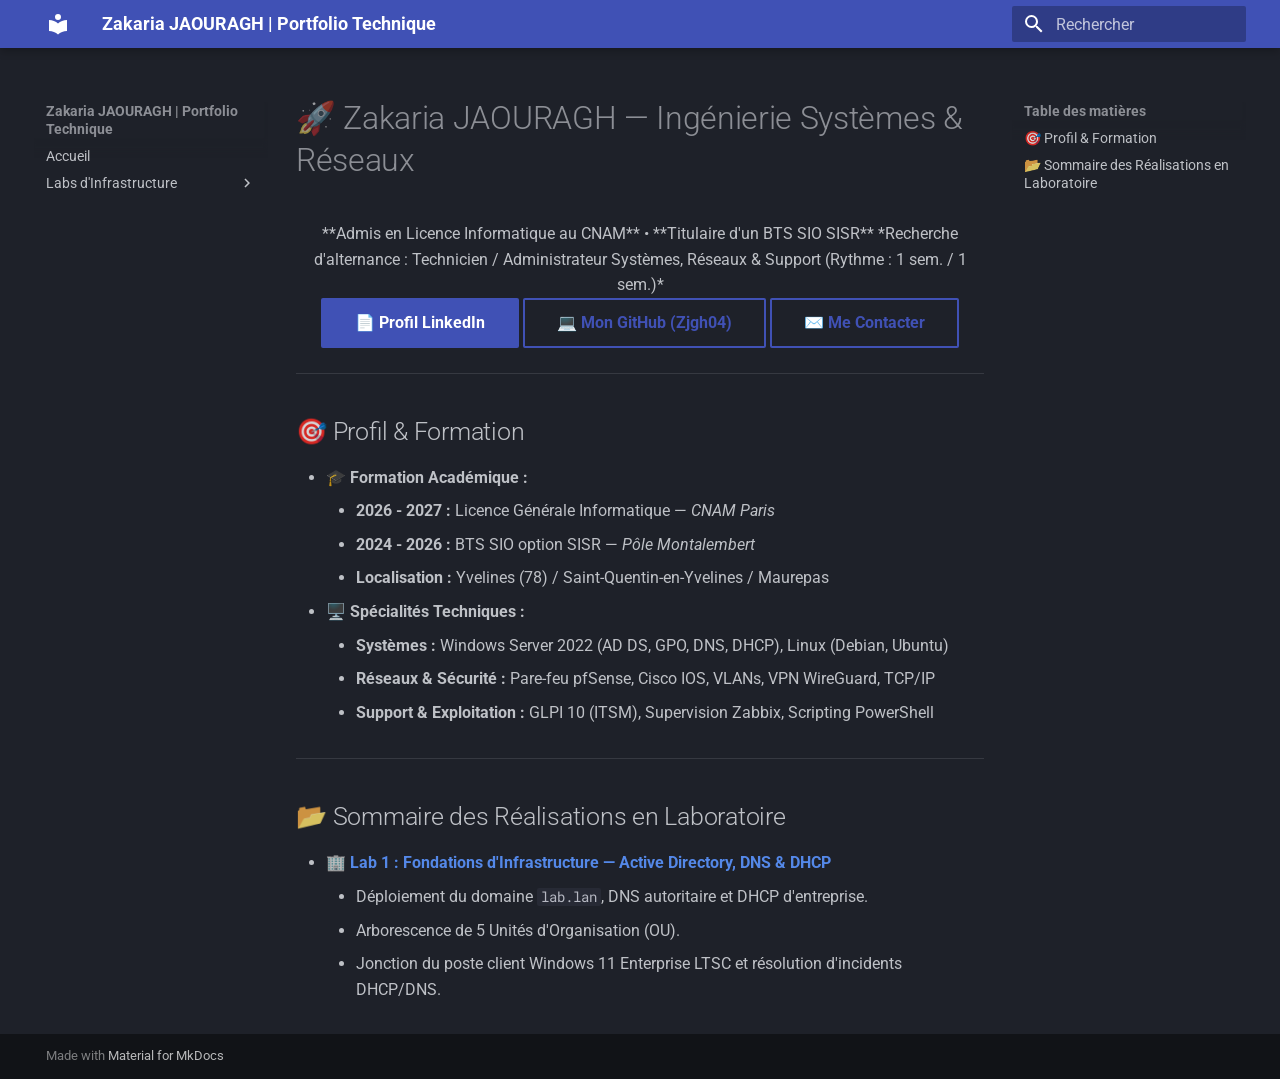
<file: index.md/index.html>
<!doctype html>
<html lang="fr" class="no-js">
  <head>
    
      <meta charset="utf-8">
      <meta name="viewport" content="width=device-width,initial-scale=1">
      
      
        <meta name="author" content="Zakaria JAOURAGH">
      
      
      
      
      
        
      
      
      <link rel="icon" href="../assets/images/favicon.png">
      <meta name="generator" content="mkdocs-1.6.1, mkdocs-material-9.7.7">
    
    
      
        <title>🚀 Zakaria JAOURAGH — Ingénierie Systèmes & Réseaux - Zakaria JAOURAGH | Portfolio Technique</title>
      
    
    
      <link rel="stylesheet" href="../assets/stylesheets/main.ec1eaa64.min.css">
      
        
        <link rel="stylesheet" href="../assets/stylesheets/palette.ab4e12ef.min.css">
      
      


    
    
      
    
    
      
        
        
        <link rel="preconnect" href="https://fonts.gstatic.com" crossorigin>
        <link rel="stylesheet" href="https://fonts.googleapis.com/css?family=Roboto:300,300i,400,400i,700,700i%7CRoboto+Mono:400,400i,700,700i&display=fallback">
        <style>:root{--md-text-font:"Roboto";--md-code-font:"Roboto Mono"}</style>
      
    
    
    <script>__md_scope=new URL("..",location),__md_hash=e=>[...e].reduce(((e,_)=>(e<<5)-e+_.charCodeAt(0)),0),__md_get=(e,_=localStorage,t=__md_scope)=>JSON.parse(_.getItem(t.pathname+"."+e)),__md_set=(e,_,t=localStorage,a=__md_scope)=>{try{t.setItem(a.pathname+"."+e,JSON.stringify(_))}catch(e){}}</script>
    
      

    
    
  </head>
  
  
    
    
      
    
    
    
    
    <body dir="ltr" data-md-color-scheme="slate" data-md-color-primary="indigo" data-md-color-accent="light-blue">
  
    
    <input class="md-toggle" data-md-toggle="drawer" type="checkbox" id="__drawer" autocomplete="off">
    <input class="md-toggle" data-md-toggle="search" type="checkbox" id="__search" autocomplete="off">
    <label class="md-overlay" for="__drawer"></label>
    <div data-md-component="skip">
      
        
        <a href="#zakaria-jaouragh-ingenierie-systemes-reseaux" class="md-skip">
          Aller au contenu
        </a>
      
    </div>
    <div data-md-component="announce">
      
    </div>
    
    
      

  

<header class="md-header md-header--shadow" data-md-component="header">
  <nav class="md-header__inner md-grid" aria-label="En-tête">
    <a href=".." title="Zakaria JAOURAGH | Portfolio Technique" class="md-header__button md-logo" aria-label="Zakaria JAOURAGH | Portfolio Technique" data-md-component="logo">
      
  
  <svg xmlns="http://www.w3.org/2000/svg" viewBox="0 0 24 24"><path d="M12 8a3 3 0 0 0 3-3 3 3 0 0 0-3-3 3 3 0 0 0-3 3 3 3 0 0 0 3 3m0 3.54C9.64 9.35 6.5 8 3 8v11c3.5 0 6.64 1.35 9 3.54 2.36-2.19 5.5-3.54 9-3.54V8c-3.5 0-6.64 1.35-9 3.54"/></svg>

    </a>
    <label class="md-header__button md-icon" for="__drawer">
      
      <svg xmlns="http://www.w3.org/2000/svg" viewBox="0 0 24 24"><path d="M3 6h18v2H3zm0 5h18v2H3zm0 5h18v2H3z"/></svg>
    </label>
    <div class="md-header__title" data-md-component="header-title">
      <div class="md-header__ellipsis">
        <div class="md-header__topic">
          <span class="md-ellipsis">
            Zakaria JAOURAGH | Portfolio Technique
          </span>
        </div>
        <div class="md-header__topic" data-md-component="header-topic">
          <span class="md-ellipsis">
            
              🚀 Zakaria JAOURAGH — Ingénierie Systèmes &amp; Réseaux
            
          </span>
        </div>
      </div>
    </div>
    
      
        <form class="md-header__option" data-md-component="palette">
  
    
    
    
    <input class="md-option" data-md-color-media="" data-md-color-scheme="slate" data-md-color-primary="indigo" data-md-color-accent="light-blue"  aria-hidden="true"  type="radio" name="__palette" id="__palette_0">
    
  
</form>
      
    
    
      <script>var palette=__md_get("__palette");if(palette&&palette.color){if("(prefers-color-scheme)"===palette.color.media){var media=matchMedia("(prefers-color-scheme: light)"),input=document.querySelector(media.matches?"[data-md-color-media='(prefers-color-scheme: light)']":"[data-md-color-media='(prefers-color-scheme: dark)']");palette.color.media=input.getAttribute("data-md-color-media"),palette.color.scheme=input.getAttribute("data-md-color-scheme"),palette.color.primary=input.getAttribute("data-md-color-primary"),palette.color.accent=input.getAttribute("data-md-color-accent")}for(var[key,value]of Object.entries(palette.color))document.body.setAttribute("data-md-color-"+key,value)}</script>
    
    
    
      
      
        <label class="md-header__button md-icon" for="__search">
          
          <svg xmlns="http://www.w3.org/2000/svg" viewBox="0 0 24 24"><path d="M9.5 3A6.5 6.5 0 0 1 16 9.5c0 1.61-.59 3.09-1.56 4.23l.27.27h.79l5 5-1.5 1.5-5-5v-.79l-.27-.27A6.52 6.52 0 0 1 9.5 16 6.5 6.5 0 0 1 3 9.5 6.5 6.5 0 0 1 9.5 3m0 2C7 5 5 7 5 9.5S7 14 9.5 14 14 12 14 9.5 12 5 9.5 5"/></svg>
        </label>
        <div class="md-search" data-md-component="search" role="dialog">
  <label class="md-search__overlay" for="__search"></label>
  <div class="md-search__inner" role="search">
    <form class="md-search__form" name="search">
      <input type="text" class="md-search__input" name="query" aria-label="Rechercher" placeholder="Rechercher" autocapitalize="off" autocorrect="off" autocomplete="off" spellcheck="false" data-md-component="search-query" required>
      <label class="md-search__icon md-icon" for="__search">
        
        <svg xmlns="http://www.w3.org/2000/svg" viewBox="0 0 24 24"><path d="M9.5 3A6.5 6.5 0 0 1 16 9.5c0 1.61-.59 3.09-1.56 4.23l.27.27h.79l5 5-1.5 1.5-5-5v-.79l-.27-.27A6.52 6.52 0 0 1 9.5 16 6.5 6.5 0 0 1 3 9.5 6.5 6.5 0 0 1 9.5 3m0 2C7 5 5 7 5 9.5S7 14 9.5 14 14 12 14 9.5 12 5 9.5 5"/></svg>
        
        <svg xmlns="http://www.w3.org/2000/svg" viewBox="0 0 24 24"><path d="M20 11v2H8l5.5 5.5-1.42 1.42L4.16 12l7.92-7.92L13.5 5.5 8 11z"/></svg>
      </label>
      <nav class="md-search__options" aria-label="Recherche">
        
        <button type="reset" class="md-search__icon md-icon" title="Effacer" aria-label="Effacer" tabindex="-1">
          
          <svg xmlns="http://www.w3.org/2000/svg" viewBox="0 0 24 24"><path d="M19 6.41 17.59 5 12 10.59 6.41 5 5 6.41 10.59 12 5 17.59 6.41 19 12 13.41 17.59 19 19 17.59 13.41 12z"/></svg>
        </button>
      </nav>
      
    </form>
    <div class="md-search__output">
      <div class="md-search__scrollwrap" tabindex="0" data-md-scrollfix>
        <div class="md-search-result" data-md-component="search-result">
          <div class="md-search-result__meta">
            Initialisation de la recherche
          </div>
          <ol class="md-search-result__list" role="presentation"></ol>
        </div>
      </div>
    </div>
  </div>
</div>
      
    
    
  </nav>
  
</header>
    
    <div class="md-container" data-md-component="container">
      
      
        
          
        
      
      <main class="md-main" data-md-component="main">
        <div class="md-main__inner md-grid">
          
            
              
              <div class="md-sidebar md-sidebar--primary" data-md-component="sidebar" data-md-type="navigation" >
                <div class="md-sidebar__scrollwrap">
                  <div class="md-sidebar__inner">
                    



<nav class="md-nav md-nav--primary" aria-label="Navigation" data-md-level="0">
  <label class="md-nav__title" for="__drawer">
    <a href=".." title="Zakaria JAOURAGH | Portfolio Technique" class="md-nav__button md-logo" aria-label="Zakaria JAOURAGH | Portfolio Technique" data-md-component="logo">
      
  
  <svg xmlns="http://www.w3.org/2000/svg" viewBox="0 0 24 24"><path d="M12 8a3 3 0 0 0 3-3 3 3 0 0 0-3-3 3 3 0 0 0-3 3 3 3 0 0 0 3 3m0 3.54C9.64 9.35 6.5 8 3 8v11c3.5 0 6.64 1.35 9 3.54 2.36-2.19 5.5-3.54 9-3.54V8c-3.5 0-6.64 1.35-9 3.54"/></svg>

    </a>
    Zakaria JAOURAGH | Portfolio Technique
  </label>
  
  <ul class="md-nav__list" data-md-scrollfix>
    
      
      
  
  
  
  
    <li class="md-nav__item">
      <a href="." class="md-nav__link">
        
  
  
  <span class="md-ellipsis">
    
  
    Accueil
  

    
  </span>
  
  

      </a>
    </li>
  

    
      
      
  
  
  
  
    
    
    
    
    
    <li class="md-nav__item md-nav__item--nested">
      
        
        
        <input class="md-nav__toggle md-toggle " type="checkbox" id="__nav_2" >
        
          
          <label class="md-nav__link" for="__nav_2" id="__nav_2_label" tabindex="0">
            
  
  
  <span class="md-ellipsis">
    
  
    Labs d'Infrastructure
  

    
  </span>
  
  

            <span class="md-nav__icon md-icon"></span>
          </label>
        
        <nav class="md-nav" data-md-level="1" aria-labelledby="__nav_2_label" aria-expanded="false">
          <label class="md-nav__title" for="__nav_2">
            <span class="md-nav__icon md-icon"></span>
            
  
    Labs d'Infrastructure
  

          </label>
          <ul class="md-nav__list" data-md-scrollfix>
            
              
                
  
  
  
  
    <li class="md-nav__item">
      <a href="../labs/active-directory/" class="md-nav__link">
        
  
  
  <span class="md-ellipsis">
    
  
    Lab 1 - Active Directory & GPO
  

    
  </span>
  
  

      </a>
    </li>
  

              
            
          </ul>
        </nav>
      
    </li>
  

    
  </ul>
</nav>
                  </div>
                </div>
              </div>
            
            
              
              <div class="md-sidebar md-sidebar--secondary" data-md-component="sidebar" data-md-type="toc" >
                <div class="md-sidebar__scrollwrap">
                  <div class="md-sidebar__inner">
                    

<nav class="md-nav md-nav--secondary" aria-label="Table des matières">
  
  
  
    
  
  
    <label class="md-nav__title" for="__toc">
      <span class="md-nav__icon md-icon"></span>
      Table des matières
    </label>
    <ul class="md-nav__list" data-md-component="toc" data-md-scrollfix>
      
        <li class="md-nav__item">
  <a href="#profil-formation" class="md-nav__link">
    <span class="md-ellipsis">
      
        🎯 Profil &amp; Formation
      
    </span>
  </a>
  
</li>
      
        <li class="md-nav__item">
  <a href="#sommaire-des-realisations-en-laboratoire" class="md-nav__link">
    <span class="md-ellipsis">
      
        📂 Sommaire des Réalisations en Laboratoire
      
    </span>
  </a>
  
</li>
      
    </ul>
  
</nav>
                  </div>
                </div>
              </div>
            
          
          
            <div class="md-content" data-md-component="content">
              
              <article class="md-content__inner md-typeset">
                
                  



<h1 id="zakaria-jaouragh-ingenierie-systemes-reseaux">🚀 Zakaria JAOURAGH — Ingénierie Systèmes &amp; Réseaux</h1>
<div align="center">

**Admis en Licence Informatique au CNAM** • **Titulaire d'un BTS SIO SISR**  
*Recherche d'alternance : Technicien / Administrateur Systèmes, Réseaux & Support (Rythme : 1 sem. / 1 sem.)*

<br>

<a href="https://www.linkedin.com/in/zakaria-jaouragh-994a5632b/" class="md-button md-button--primary">📄 Profil LinkedIn</a>
<a href="https://github.com/Zjgh04" class="md-button">💻 Mon GitHub (Zjgh04)</a>
<a href="mailto:zjaouragh@gmail.com" class="md-button">✉️ Me Contacter</a>

</div>

<hr />
<h2 id="profil-formation">🎯 Profil &amp; Formation</h2>
<ul>
<li>🎓 <strong>Formation Académique :</strong><ul>
<li><strong>2026 - 2027 :</strong> Licence Générale Informatique — <em>CNAM Paris</em></li>
<li><strong>2024 - 2026 :</strong> BTS SIO option SISR — <em>Pôle Montalembert</em></li>
<li><strong>Localisation :</strong> Yvelines (78) / Saint-Quentin-en-Yvelines / Maurepas</li>
</ul>
</li>
<li>🖥️ <strong>Spécialités Techniques :</strong><ul>
<li><strong>Systèmes :</strong> Windows Server 2022 (AD DS, GPO, DNS, DHCP), Linux (Debian, Ubuntu)</li>
<li><strong>Réseaux &amp; Sécurité :</strong> Pare-feu pfSense, Cisco IOS, VLANs, VPN WireGuard, TCP/IP</li>
<li><strong>Support &amp; Exploitation :</strong> GLPI 10 (ITSM), Supervision Zabbix, Scripting PowerShell</li>
</ul>
</li>
</ul>
<hr />
<h2 id="sommaire-des-realisations-en-laboratoire">📂 Sommaire des Réalisations en Laboratoire</h2>
<ul>
<li>🏢 <strong><a href="../labs/active-directory/">Lab 1 : Fondations d'Infrastructure — Active Directory, DNS &amp; DHCP</a></strong><ul>
<li>Déploiement du domaine <code>lab.lan</code>, DNS autoritaire et DHCP d'entreprise.</li>
<li>Arborescence de 5 Unités d'Organisation (OU).</li>
<li>Jonction du poste client Windows 11 Enterprise LTSC et résolution d'incidents DHCP/DNS.</li>
</ul>
</li>
</ul>












                
              </article>
            </div>
          
          
<script>var target=document.getElementById(location.hash.slice(1));target&&target.name&&(target.checked=target.name.startsWith("__tabbed_"))</script>
        </div>
        
      </main>
      
        <footer class="md-footer">
  
  <div class="md-footer-meta md-typeset">
    <div class="md-footer-meta__inner md-grid">
      <div class="md-copyright">
  
  
    Made with
    <a href="https://squidfunk.github.io/mkdocs-material/" target="_blank" rel="noopener">
      Material for MkDocs
    </a>
  
</div>
      
    </div>
  </div>
</footer>
      
    </div>
    <div class="md-dialog" data-md-component="dialog">
      <div class="md-dialog__inner md-typeset"></div>
    </div>
    
    
    
      
      
      <script id="__config" type="application/json">{"annotate": null, "base": "..", "features": [], "search": "../assets/javascripts/workers/search.2c215733.min.js", "tags": null, "translations": {"clipboard.copied": "Copi\u00e9 dans le presse-papier", "clipboard.copy": "Copier dans le presse-papier", "search.result.more.one": "1 de plus sur cette page", "search.result.more.other": "# de plus sur cette page", "search.result.none": "Aucun document trouv\u00e9", "search.result.one": "1 document trouv\u00e9", "search.result.other": "# documents trouv\u00e9s", "search.result.placeholder": "Taper pour d\u00e9marrer la recherche", "search.result.term.missing": "Non trouv\u00e9", "select.version": "S\u00e9lectionner la version"}, "version": null}</script>
    
    
      <script src="../assets/javascripts/bundle.d7400e89.min.js"></script>
      
    
  </body>
</html>
</file>
<file: assets/stylesheets/main.ec1eaa64.min.css>
@charset "UTF-8";html{-webkit-text-size-adjust:none;-moz-text-size-adjust:none;text-size-adjust:none;box-sizing:border-box}*,:after,:before{box-sizing:inherit}@media (prefers-reduced-motion){*,:after,:before{transition:none!important}}body{margin:0}a,button,input,label{-webkit-tap-highlight-color:transparent}a{color:inherit;text-decoration:none}hr{border:0;box-sizing:initial;display:block;height:.05rem;overflow:visible;padding:0}small{font-size:80%}sub,sup{line-height:1em}img{border-style:none}table{border-collapse:initial;border-spacing:0}td,th{font-weight:400;vertical-align:top}button{background:#0000;border:0;font-family:inherit;font-size:inherit;margin:0;padding:0}input{border:0;outline:none}:root{--md-primary-fg-color:#4051b5;--md-primary-fg-color--light:#5d6cc0;--md-primary-fg-color--dark:#303fa1;--md-primary-bg-color:#fff;--md-primary-bg-color--light:#ffffffb3;--md-accent-fg-color:#526cfe;--md-accent-fg-color--transparent:#526cfe1a;--md-accent-bg-color:#fff;--md-accent-bg-color--light:#ffffffb3}[data-md-color-scheme=default]{color-scheme:light}[data-md-color-scheme=default] img[src$="#gh-dark-mode-only"],[data-md-color-scheme=default] img[src$="#only-dark"]{display:none}:root,[data-md-color-scheme=default]{--md-hue:225deg;--md-default-fg-color:#000000de;--md-default-fg-color--light:#0000008a;--md-default-fg-color--lighter:#00000052;--md-default-fg-color--lightest:#00000012;--md-default-bg-color:#fff;--md-default-bg-color--light:#ffffffb3;--md-default-bg-color--lighter:#ffffff4d;--md-default-bg-color--lightest:#ffffff1f;--md-code-fg-color:#36464e;--md-code-bg-color:#f5f5f5;--md-code-bg-color--light:#f5f5f5b3;--md-code-bg-color--lighter:#f5f5f54d;--md-code-hl-color:#4287ff;--md-code-hl-color--light:#4287ff1a;--md-code-hl-number-color:#d52a2a;--md-code-hl-special-color:#db1457;--md-code-hl-function-color:#a846b9;--md-code-hl-constant-color:#6e59d9;--md-code-hl-keyword-color:#3f6ec6;--md-code-hl-string-color:#1c7d4d;--md-code-hl-name-color:var(--md-code-fg-color);--md-code-hl-operator-color:var(--md-default-fg-color--light);--md-code-hl-punctuation-color:var(--md-default-fg-color--light);--md-code-hl-comment-color:var(--md-default-fg-color--light);--md-code-hl-generic-color:var(--md-default-fg-color--light);--md-code-hl-variable-color:var(--md-default-fg-color--light);--md-typeset-color:var(--md-default-fg-color);--md-typeset-a-color:var(--md-primary-fg-color);--md-typeset-del-color:#f5503d26;--md-typeset-ins-color:#0bd57026;--md-typeset-kbd-color:#fafafa;--md-typeset-kbd-accent-color:#fff;--md-typeset-kbd-border-color:#b8b8b8;--md-typeset-mark-color:#ffff0080;--md-typeset-table-color:#0000001f;--md-typeset-table-color--light:rgba(0,0,0,.035);--md-admonition-fg-color:var(--md-default-fg-color);--md-admonition-bg-color:var(--md-default-bg-color);--md-warning-fg-color:#000000de;--md-warning-bg-color:#ff9;--md-footer-fg-color:#fff;--md-footer-fg-color--light:#ffffffb3;--md-footer-fg-color--lighter:#ffffff73;--md-footer-bg-color:#000000de;--md-footer-bg-color--dark:#00000052;--md-shadow-z1:0 0.2rem 0.5rem #0000000d,0 0 0.05rem #0000001a;--md-shadow-z2:0 0.2rem 0.5rem #0000001a,0 0 0.05rem #00000040;--md-shadow-z3:0 0.2rem 0.5rem #0003,0 0 0.05rem #00000059}.md-icon svg{fill:currentcolor;display:block;height:1.2rem;width:1.2rem}body{-webkit-font-smoothing:antialiased;-moz-osx-font-smoothing:grayscale;--md-text-font-family:var(--md-text-font,_),-apple-system,BlinkMacSystemFont,Helvetica,Arial,sans-serif;--md-code-font-family:var(--md-code-font,_),SFMono-Regular,Consolas,Menlo,monospace}aside,body,input{font-feature-settings:"kern","liga";color:var(--md-typeset-color);font-family:var(--md-text-font-family)}code,kbd,pre{font-feature-settings:"kern";font-family:var(--md-code-font-family)}:root{--md-typeset-table-sort-icon:url('data:image/svg+xml;charset=utf-8,<svg xmlns="http://www.w3.org/2000/svg" viewBox="0 0 24 24"><path d="m18 21-4-4h3V7h-3l4-4 4 4h-3v10h3M2 19v-2h10v2M2 13v-2h7v2M2 7V5h4v2z"/></svg>');--md-typeset-table-sort-icon--asc:url('data:image/svg+xml;charset=utf-8,<svg xmlns="http://www.w3.org/2000/svg" viewBox="0 0 24 24"><path d="M19 17h3l-4 4-4-4h3V3h2M2 17h10v2H2M6 5v2H2V5m0 6h7v2H2z"/></svg>');--md-typeset-table-sort-icon--desc:url('data:image/svg+xml;charset=utf-8,<svg xmlns="http://www.w3.org/2000/svg" viewBox="0 0 24 24"><path d="M19 7h3l-4-4-4 4h3v14h2M2 17h10v2H2M6 5v2H2V5m0 6h7v2H2z"/></svg>')}.md-typeset{-webkit-print-color-adjust:exact;color-adjust:exact;font-size:.8rem;line-height:1.6;overflow-wrap:break-word}@media print{.md-typeset{font-size:.68rem}}.md-typeset blockquote,.md-typeset dl,.md-typeset figure,.md-typeset ol,.md-typeset pre,.md-typeset ul{margin-bottom:1em;margin-top:1em}.md-typeset h1{color:var(--md-default-fg-color--light);font-size:2em;line-height:1.3;margin:0 0 1.25em}.md-typeset h1,.md-typeset h2{font-weight:300;letter-spacing:-.01em}.md-typeset h2{font-size:1.5625em;line-height:1.4;margin:1.6em 0 .64em}.md-typeset h3{font-size:1.25em;font-weight:400;letter-spacing:-.01em;line-height:1.5;margin:1.6em 0 .8em}.md-typeset h2+h3{margin-top:.8em}.md-typeset h4{font-weight:700;letter-spacing:-.01em;margin:1em 0}.md-typeset h5,.md-typeset h6{color:var(--md-default-fg-color--light);font-size:.8em;font-weight:700;letter-spacing:-.01em;margin:1.25em 0}.md-typeset h5{text-transform:uppercase}.md-typeset h5 code{text-transform:none}.md-typeset hr{border-bottom:.05rem solid var(--md-default-fg-color--lightest);display:flow-root;margin:1.5em 0}.md-typeset a{color:var(--md-typeset-a-color);word-break:break-word}.md-typeset a,.md-typeset a:before{transition:color 125ms}.md-typeset a:focus,.md-typeset a:hover{color:var(--md-accent-fg-color)}.md-typeset a:focus code,.md-typeset a:hover code{background-color:var(--md-accent-fg-color--transparent);color:var(--md-accent-fg-color)}.md-typeset a code{color:var(--md-typeset-a-color)}.md-typeset a.focus-visible{outline-color:var(--md-accent-fg-color);outline-offset:.2rem}.md-typeset code,.md-typeset kbd,.md-typeset pre{color:var(--md-code-fg-color);direction:ltr;font-variant-ligatures:none;transition:background-color 125ms}@media print{.md-typeset code,.md-typeset kbd,.md-typeset pre{white-space:pre-wrap}}.md-typeset code{background-color:var(--md-code-bg-color);border-radius:.1rem;-webkit-box-decoration-break:clone;box-decoration-break:clone;font-size:.85em;padding:0 .2941176471em;transition:color 125ms,background-color 125ms;word-break:break-word}.md-typeset code:not(.focus-visible){-webkit-tap-highlight-color:transparent;outline:none}.md-typeset pre{display:flow-root;line-height:1.4;position:relative}.md-typeset pre>code{-webkit-box-decoration-break:slice;box-decoration-break:slice;box-shadow:none;display:block;margin:0;outline-color:var(--md-accent-fg-color);overflow:auto;padding:.7720588235em 1.1764705882em;scrollbar-color:var(--md-default-fg-color--lighter) #0000;scrollbar-width:thin;touch-action:auto;word-break:normal}.md-typeset pre>code:hover{scrollbar-color:var(--md-accent-fg-color) #0000}.md-typeset pre>code::-webkit-scrollbar{height:.2rem;width:.2rem}.md-typeset pre>code::-webkit-scrollbar-thumb{background-color:var(--md-default-fg-color--lighter)}.md-typeset pre>code::-webkit-scrollbar-thumb:hover{background-color:var(--md-accent-fg-color)}.md-typeset kbd{background-color:var(--md-typeset-kbd-color);border-radius:.1rem;box-shadow:0 .1rem 0 .05rem var(--md-typeset-kbd-border-color),0 .1rem 0 var(--md-typeset-kbd-border-color),0 -.1rem .2rem var(--md-typeset-kbd-accent-color) inset;color:var(--md-default-fg-color);display:inline-block;font-size:.75em;padding:0 .6666666667em;vertical-align:text-top;word-break:break-word}.md-typeset mark{background-color:var(--md-typeset-mark-color);-webkit-box-decoration-break:clone;box-decoration-break:clone;color:inherit;word-break:break-word}.md-typeset abbr{cursor:help;text-decoration:none}.md-typeset [data-preview],.md-typeset abbr{border-bottom:.05rem dotted var(--md-default-fg-color--light)}.md-typeset small{opacity:.75}[dir=ltr] .md-typeset sub,[dir=ltr] .md-typeset sup{margin-left:.078125em}[dir=rtl] .md-typeset sub,[dir=rtl] .md-typeset sup{margin-right:.078125em}[dir=ltr] .md-typeset blockquote{padding-left:.6rem}[dir=rtl] .md-typeset blockquote{padding-right:.6rem}[dir=ltr] .md-typeset blockquote{border-left:.2rem solid var(--md-default-fg-color--lighter)}[dir=rtl] .md-typeset blockquote{border-right:.2rem solid var(--md-default-fg-color--lighter)}.md-typeset blockquote{color:var(--md-default-fg-color--light);margin-left:0;margin-right:0}.md-typeset ul{list-style-type:disc}.md-typeset ul[type]{list-style-type:revert-layer}[dir=ltr] .md-typeset ol,[dir=ltr] .md-typeset ul{margin-left:.625em}[dir=rtl] .md-typeset ol,[dir=rtl] .md-typeset ul{margin-right:.625em}.md-typeset ol,.md-typeset ul{padding:0}.md-typeset ol:not([hidden]),.md-typeset ul:not([hidden]){display:flow-root}.md-typeset ol ol,.md-typeset ul ol{list-style-type:lower-alpha}.md-typeset ol ol ol,.md-typeset ul ol ol{list-style-type:lower-roman}.md-typeset ol ol ol ol,.md-typeset ul ol ol ol{list-style-type:upper-alpha}.md-typeset ol ol ol ol ol,.md-typeset ul ol ol ol ol{list-style-type:upper-roman}.md-typeset ol[type],.md-typeset ul[type]{list-style-type:revert-layer}[dir=ltr] .md-typeset ol li,[dir=ltr] .md-typeset ul li{margin-left:1.25em}[dir=rtl] .md-typeset ol li,[dir=rtl] .md-typeset ul li{margin-right:1.25em}.md-typeset ol li,.md-typeset ul li{margin-bottom:.5em}.md-typeset ol li blockquote,.md-typeset ol li p,.md-typeset ul li blockquote,.md-typeset ul li p{margin:.5em 0}.md-typeset ol li:last-child,.md-typeset ul li:last-child{margin-bottom:0}[dir=ltr] .md-typeset ol li ol,[dir=ltr] .md-typeset ol li ul,[dir=ltr] .md-typeset ul li ol,[dir=ltr] .md-typeset ul li ul{margin-left:.625em}[dir=rtl] .md-typeset ol li ol,[dir=rtl] .md-typeset ol li ul,[dir=rtl] .md-typeset ul li ol,[dir=rtl] .md-typeset ul li ul{margin-right:.625em}.md-typeset ol li ol,.md-typeset ol li ul,.md-typeset ul li ol,.md-typeset ul li ul{margin-bottom:.5em;margin-top:.5em}[dir=ltr] .md-typeset dd{margin-left:1.875em}[dir=rtl] .md-typeset dd{margin-right:1.875em}.md-typeset dd{margin-bottom:1.5em;margin-top:1em}.md-typeset img,.md-typeset svg,.md-typeset video{height:auto;max-width:100%}.md-typeset img[align=left]{margin:1em 1em 1em 0}.md-typeset img[align=right]{margin:1em 0 1em 1em}.md-typeset img[align]:only-child{margin-top:0}.md-typeset figure{display:flow-root;margin:1em auto;max-width:100%;text-align:center;width:fit-content}.md-typeset figure img{display:block;margin:0 auto}.md-typeset figcaption{font-style:italic;margin:1em auto;max-width:24rem}.md-typeset iframe{max-width:100%}.md-typeset table:not([class]){background-color:var(--md-default-bg-color);border:.05rem solid var(--md-typeset-table-color);border-radius:.1rem;display:inline-block;font-size:.64rem;max-width:100%;overflow:auto;touch-action:auto}@media print{.md-typeset table:not([class]){display:table}}.md-typeset table:not([class])+*{margin-top:1.5em}.md-typeset table:not([class]) td>:first-child,.md-typeset table:not([class]) th>:first-child{margin-top:0}.md-typeset table:not([class]) td>:last-child,.md-typeset table:not([class]) th>:last-child{margin-bottom:0}.md-typeset table:not([class]) td:not([align]),.md-typeset table:not([class]) th:not([align]){text-align:left}[dir=rtl] .md-typeset table:not([class]) td:not([align]),[dir=rtl] .md-typeset table:not([class]) th:not([align]){text-align:right}.md-typeset table:not([class]) th{font-weight:700;min-width:5rem;padding:.9375em 1.25em;vertical-align:top}.md-typeset table:not([class]) td{border-top:.05rem solid var(--md-typeset-table-color);padding:.9375em 1.25em;vertical-align:top}.md-typeset table:not([class]) tbody tr{transition:background-color 125ms}.md-typeset table:not([class]) tbody tr:hover{background-color:var(--md-typeset-table-color--light);box-shadow:0 .05rem 0 var(--md-default-bg-color) inset}.md-typeset table:not([class]) a{word-break:normal}.md-typeset table th[role=columnheader]{cursor:pointer}[dir=ltr] .md-typeset table th[role=columnheader]:after{margin-left:.5em}[dir=rtl] .md-typeset table th[role=columnheader]:after{margin-right:.5em}.md-typeset table th[role=columnheader]:after{content:"";display:inline-block;height:1.2em;-webkit-mask-image:var(--md-typeset-table-sort-icon);mask-image:var(--md-typeset-table-sort-icon);-webkit-mask-repeat:no-repeat;mask-repeat:no-repeat;-webkit-mask-size:contain;mask-size:contain;transition:background-color 125ms;vertical-align:text-bottom;width:1.2em}.md-typeset table th[role=columnheader]:hover:after{background-color:var(--md-default-fg-color--lighter)}.md-typeset table th[role=columnheader][aria-sort=ascending]:after{background-color:var(--md-default-fg-color--light);-webkit-mask-image:var(--md-typeset-table-sort-icon--asc);mask-image:var(--md-typeset-table-sort-icon--asc)}.md-typeset table th[role=columnheader][aria-sort=descending]:after{background-color:var(--md-default-fg-color--light);-webkit-mask-image:var(--md-typeset-table-sort-icon--desc);mask-image:var(--md-typeset-table-sort-icon--desc)}.md-typeset__scrollwrap{margin:1em -.8rem;overflow-x:auto;touch-action:auto}.md-typeset__table{display:inline-block;margin-bottom:.5em;padding:0 .8rem}@media print{.md-typeset__table{display:block}}html .md-typeset__table table{display:table;margin:0;overflow:hidden;width:100%}@media screen and (max-width:44.984375em){.md-content__inner>pre{margin:1em -.8rem}.md-content__inner>pre code{border-radius:0}}.md-typeset .md-author{border-radius:100%;display:block;flex-shrink:0;height:1.6rem;overflow:hidden;position:relative;transition:color 125ms,transform 125ms;width:1.6rem}.md-typeset .md-author img{display:block}.md-typeset .md-author--more{background:var(--md-default-fg-color--lightest);color:var(--md-default-fg-color--lighter);font-size:.6rem;font-weight:700;line-height:1.6rem;text-align:center}.md-typeset .md-author--long{height:2.4rem;width:2.4rem}.md-typeset a.md-author{transform:scale(1)}.md-typeset a.md-author img{border-radius:100%;filter:grayscale(100%) opacity(75%);transition:filter 125ms}.md-typeset a.md-author:focus,.md-typeset a.md-author:hover{transform:scale(1.1);z-index:1}.md-typeset a.md-author:focus img,.md-typeset a.md-author:hover img{filter:grayscale(0)}.md-banner{background-color:var(--md-footer-bg-color);color:var(--md-footer-fg-color);overflow:auto}@media print{.md-banner{display:none}}.md-banner--warning{background-color:var(--md-warning-bg-color);color:var(--md-warning-fg-color)}.md-banner__inner{font-size:.7rem;margin:.6rem auto;padding:0 .8rem}[dir=ltr] .md-banner__button{float:right}[dir=rtl] .md-banner__button{float:left}.md-banner__button{color:inherit;cursor:pointer;transition:opacity .25s}.no-js .md-banner__button{display:none}.md-banner__button:hover{opacity:.7}html{font-size:125%;height:100%;overflow-x:hidden}@media screen and (min-width:100em){html{font-size:137.5%}}@media screen and (min-width:125em){html{font-size:150%}}body{background-color:var(--md-default-bg-color);display:flex;flex-direction:column;font-size:.5rem;min-height:100%;position:relative;width:100%}@media print{body{display:block}}@media screen and (max-width:59.984375em){body[data-md-scrolllock]{position:fixed}}.md-grid{margin-left:auto;margin-right:auto;max-width:61rem}.md-container{display:flex;flex-direction:column;flex-grow:1}@media print{.md-container{display:block}}.md-main{flex-grow:1}.md-main__inner{display:flex;height:100%;margin-top:1.5rem}.md-ellipsis{overflow:hidden;text-overflow:ellipsis}.md-toggle{display:none}.md-option{height:0;opacity:0;position:absolute;width:0}.md-option:checked+label:not([hidden]){display:block}.md-option.focus-visible+label{outline-color:var(--md-accent-fg-color);outline-style:auto}.md-skip{background-color:var(--md-default-fg-color);border-radius:.1rem;color:var(--md-default-bg-color);font-size:.64rem;margin:.5rem;opacity:0;outline-color:var(--md-accent-fg-color);padding:.3rem .5rem;position:fixed;transform:translateY(.4rem);z-index:-1}.md-skip:focus{opacity:1;transform:translateY(0);transition:transform .25s cubic-bezier(.4,0,.2,1),opacity 175ms 75ms;z-index:10}@page{margin:25mm}:root{--md-clipboard-icon:url('data:image/svg+xml;charset=utf-8,<svg xmlns="http://www.w3.org/2000/svg" viewBox="0 0 24 24"><path d="M19 21H8V7h11m0-2H8a2 2 0 0 0-2 2v14a2 2 0 0 0 2 2h11a2 2 0 0 0 2-2V7a2 2 0 0 0-2-2m-3-4H4a2 2 0 0 0-2 2v14h2V3h12z"/></svg>')}.md-clipboard{border-radius:.1rem;color:var(--md-default-fg-color--lightest);cursor:pointer;height:1.5em;outline-color:var(--md-accent-fg-color);outline-offset:.1rem;transition:color .25s;width:1.5em;z-index:1}@media print{.md-clipboard{display:none}}.md-clipboard:not(.focus-visible){-webkit-tap-highlight-color:transparent;outline:none}:hover>.md-clipboard{color:var(--md-default-fg-color--light)}.md-clipboard:focus,.md-clipboard:hover{color:var(--md-accent-fg-color)}.md-clipboard:after{background-color:currentcolor;content:"";display:block;height:1.125em;margin:0 auto;-webkit-mask-image:var(--md-clipboard-icon);mask-image:var(--md-clipboard-icon);-webkit-mask-position:center;mask-position:center;-webkit-mask-repeat:no-repeat;mask-repeat:no-repeat;-webkit-mask-size:contain;mask-size:contain;width:1.125em}.md-clipboard--inline{cursor:pointer}.md-clipboard--inline code{transition:color .25s,background-color .25s}.md-clipboard--inline:focus code,.md-clipboard--inline:hover code{background-color:var(--md-accent-fg-color--transparent);color:var(--md-accent-fg-color)}:root{--md-code-select-icon:url('data:image/svg+xml;charset=utf-8,<svg xmlns="http://www.w3.org/2000/svg" viewBox="0 0 24 24"><path d="M19 19h-4v2h4c1.1 0 2-.9 2-2v-4h-2m0-12h-4v2h4v4h2V5c0-1.1-.9-2-2-2M5 5h4V3H5c-1.1 0-2 .9-2 2v4h2m0 6H3v4c0 1.1.9 2 2 2h4v-2H5zm2-4h2v2H7zm4 0h2v2h-2zm4 0h2v2h-2zM7 7h2v2H7zm4 0h2v2h-2zm4 0h2v2h-2zm-8 8h2v2H7zm4 0h2v2h-2zm4 0h2v2h-2z"/></svg>');--md-code-copy-icon:url('data:image/svg+xml;charset=utf-8,<svg xmlns="http://www.w3.org/2000/svg" viewBox="0 0 24 24"><path d="M19 21H8V7h11m0-2H8a2 2 0 0 0-2 2v14a2 2 0 0 0 2 2h11a2 2 0 0 0 2-2V7a2 2 0 0 0-2-2m-3-4H4a2 2 0 0 0-2 2v14h2V3h12z"/></svg>')}.md-typeset .md-code__content{display:grid}.md-code__nav{background-color:var(--md-code-bg-color--lighter);border-radius:.1rem;display:flex;gap:.2rem;padding:.2rem;position:absolute;right:.25em;top:.25em;transition:background-color .25s;z-index:1}:hover>.md-code__nav{background-color:var(--md-code-bg-color--light)}.md-code__button{color:var(--md-default-fg-color--lightest);cursor:pointer;display:block;height:1.5em;outline-color:var(--md-accent-fg-color);outline-offset:.1rem;transition:color .25s;width:1.5em}:hover>*>.md-code__button{color:var(--md-default-fg-color--light)}.md-code__button.focus-visible,.md-code__button:hover{color:var(--md-accent-fg-color)}.md-code__button--active{color:var(--md-default-fg-color)!important}.md-code__button:after{background-color:currentcolor;content:"";display:block;height:1.125em;margin:0 auto;-webkit-mask-position:center;mask-position:center;-webkit-mask-repeat:no-repeat;mask-repeat:no-repeat;-webkit-mask-size:contain;mask-size:contain;width:1.125em}.md-code__button[data-md-type=select]:after{-webkit-mask-image:var(--md-code-select-icon);mask-image:var(--md-code-select-icon)}.md-code__button[data-md-type=copy]:after{-webkit-mask-image:var(--md-code-copy-icon);mask-image:var(--md-code-copy-icon)}@keyframes consent{0%{opacity:0;transform:translateY(100%)}to{opacity:1;transform:translateY(0)}}@keyframes overlay{0%{opacity:0}to{opacity:1}}.md-consent__overlay{animation:overlay .25s both;-webkit-backdrop-filter:blur(.1rem);backdrop-filter:blur(.1rem);background-color:#0000008a;height:100%;opacity:1;position:fixed;top:0;width:100%;z-index:5}.md-consent__inner{animation:consent .5s cubic-bezier(.1,.7,.1,1) both;background-color:var(--md-default-bg-color);border:0;border-radius:.1rem;bottom:0;box-shadow:0 0 .2rem #0000001a,0 .2rem .4rem #0003;max-height:100%;overflow:auto;padding:0;position:fixed;width:100%;z-index:5}.md-consent__form{padding:.8rem}.md-consent__settings{display:none;margin:1em 0}input:checked+.md-consent__settings{display:block}.md-consent__controls{margin-bottom:.8rem}.md-typeset .md-consent__controls .md-button{display:inline}@media screen and (max-width:44.984375em){.md-typeset .md-consent__controls .md-button{display:block;margin-top:.4rem;text-align:center;width:100%}}.md-consent label{cursor:pointer}.md-content{flex-grow:1;min-width:0}.md-content__inner{margin:0 .8rem 1.2rem;padding-top:.6rem}@media screen and (min-width:76.25em){[dir=ltr] .md-sidebar--primary:not([hidden])~.md-content>.md-content__inner{margin-left:1.2rem}[dir=ltr] .md-sidebar--secondary:not([hidden])~.md-content>.md-content__inner,[dir=rtl] .md-sidebar--primary:not([hidden])~.md-content>.md-content__inner{margin-right:1.2rem}[dir=rtl] .md-sidebar--secondary:not([hidden])~.md-content>.md-content__inner{margin-left:1.2rem}}.md-content__inner:before{content:"";display:block;height:.4rem}.md-content__inner>:last-child{margin-bottom:0}[dir=ltr] .md-content__button{float:right}[dir=rtl] .md-content__button{float:left}[dir=ltr] .md-content__button{margin-left:.4rem}[dir=rtl] .md-content__button{margin-right:.4rem}.md-content__button{margin:.4rem 0;padding:0}@media print{.md-content__button{display:none}}.md-typeset .md-content__button{color:var(--md-default-fg-color--lighter)}.md-content__button svg{display:inline;vertical-align:top}[dir=rtl] .md-content__button svg{transform:scaleX(-1)}[dir=ltr] .md-dialog{right:.8rem}[dir=rtl] .md-dialog{left:.8rem}.md-dialog{background-color:var(--md-default-fg-color);border-radius:.1rem;bottom:.8rem;box-shadow:var(--md-shadow-z3);min-width:11.1rem;opacity:0;padding:.4rem .6rem;pointer-events:none;position:fixed;transform:translateY(100%);transition:transform 0ms .4s,opacity .4s;z-index:4}@media print{.md-dialog{display:none}}.md-dialog--active{opacity:1;pointer-events:auto;transform:translateY(0);transition:transform .4s cubic-bezier(.075,.85,.175,1),opacity .4s}.md-dialog__inner{color:var(--md-default-bg-color);font-size:.7rem}.md-feedback{margin:2em 0 1em;text-align:center}.md-feedback fieldset{border:none;margin:0;padding:0}.md-feedback__title{font-weight:700;margin:1em auto}.md-feedback__inner{position:relative}.md-feedback__list{display:flex;flex-wrap:wrap;place-content:baseline center;position:relative}.md-feedback__list:hover .md-icon:not(:disabled){color:var(--md-default-fg-color--lighter)}:disabled .md-feedback__list{min-height:1.8rem}.md-feedback__icon{color:var(--md-default-fg-color--light);cursor:pointer;flex-shrink:0;margin:0 .1rem;transition:color 125ms}.md-feedback__icon:not(:disabled).md-icon:hover{color:var(--md-accent-fg-color)}.md-feedback__icon:disabled{color:var(--md-default-fg-color--lightest);pointer-events:none}.md-feedback__note{opacity:0;position:relative;transform:translateY(.4rem);transition:transform .4s cubic-bezier(.1,.7,.1,1),opacity .15s}.md-feedback__note>*{margin:0 auto;max-width:16rem}:disabled .md-feedback__note{opacity:1;transform:translateY(0)}@media print{.md-feedback{display:none}}.md-footer{background-color:var(--md-footer-bg-color);color:var(--md-footer-fg-color)}@media print{.md-footer{display:none}}.md-footer__inner{justify-content:space-between;overflow:auto;padding:.2rem}.md-footer__inner:not([hidden]){display:flex}.md-footer__link{align-items:end;display:flex;flex-grow:0.01;margin-bottom:.4rem;margin-top:1rem;max-width:100%;outline-color:var(--md-accent-fg-color);overflow:hidden;transition:opacity .25s}.md-footer__link:focus,.md-footer__link:hover{opacity:.7}[dir=rtl] .md-footer__link svg{transform:scaleX(-1)}@media screen and (max-width:44.984375em){.md-footer__link--prev{flex-shrink:0}.md-footer__link--prev .md-footer__title{display:none}}[dir=ltr] .md-footer__link--next{margin-left:auto}[dir=rtl] .md-footer__link--next{margin-right:auto}.md-footer__link--next{text-align:right}[dir=rtl] .md-footer__link--next{text-align:left}.md-footer__title{flex-grow:1;font-size:.9rem;margin-bottom:.7rem;max-width:calc(100% - 2.4rem);padding:0 1rem;white-space:nowrap}.md-footer__button{margin:.2rem;padding:.4rem}.md-footer__direction{font-size:.64rem;opacity:.7}.md-footer-meta{background-color:var(--md-footer-bg-color--dark)}.md-footer-meta__inner{display:flex;flex-wrap:wrap;justify-content:space-between;padding:.2rem}html .md-footer-meta.md-typeset a{color:var(--md-footer-fg-color--light)}html .md-footer-meta.md-typeset a:focus,html .md-footer-meta.md-typeset a:hover{color:var(--md-footer-fg-color)}.md-copyright{color:var(--md-footer-fg-color--lighter);font-size:.64rem;margin:auto .6rem;padding:.4rem 0;width:100%}@media screen and (min-width:45em){.md-copyright{width:auto}}.md-copyright__highlight{color:var(--md-footer-fg-color--light)}.md-social{display:inline-flex;gap:.2rem;margin:0 .4rem;padding:.2rem 0 .6rem}@media screen and (min-width:45em){.md-social{padding:.6rem 0}}.md-social__link{display:inline-block;height:1.6rem;text-align:center;width:1.6rem}.md-social__link:before{line-height:1.9}.md-social__link svg{fill:currentcolor;max-height:.8rem;vertical-align:-25%}.md-typeset .md-button{border:.1rem solid;border-radius:.1rem;color:var(--md-primary-fg-color);cursor:pointer;display:inline-block;font-weight:700;padding:.625em 2em;transition:color 125ms,background-color 125ms,border-color 125ms}.md-typeset .md-button--primary{background-color:var(--md-primary-fg-color);border-color:var(--md-primary-fg-color);color:var(--md-primary-bg-color)}.md-typeset .md-button:focus,.md-typeset .md-button:hover{background-color:var(--md-accent-fg-color);border-color:var(--md-accent-fg-color);color:var(--md-accent-bg-color)}[dir=ltr] .md-typeset .md-input{border-top-left-radius:.1rem}[dir=ltr] .md-typeset .md-input,[dir=rtl] .md-typeset .md-input{border-top-right-radius:.1rem}[dir=rtl] .md-typeset .md-input{border-top-left-radius:.1rem}.md-typeset .md-input{border-bottom:.1rem solid var(--md-default-fg-color--lighter);box-shadow:var(--md-shadow-z1);font-size:.8rem;height:1.8rem;padding:0 .6rem;transition:border .25s,box-shadow .25s}.md-typeset .md-input:focus,.md-typeset .md-input:hover{border-bottom-color:var(--md-accent-fg-color);box-shadow:var(--md-shadow-z2)}.md-typeset .md-input--stretch{width:100%}.md-header{background-color:var(--md-primary-fg-color);box-shadow:0 0 .2rem #0000,0 .2rem .4rem #0000;color:var(--md-primary-bg-color);display:block;left:0;position:sticky;right:0;top:0;z-index:4}@media print{.md-header{display:none}}.md-header[hidden]{transform:translateY(-100%);transition:transform .25s cubic-bezier(.8,0,.6,1),box-shadow .25s}.md-header--shadow{box-shadow:0 0 .2rem #0000001a,0 .2rem .4rem #0003;transition:transform .25s cubic-bezier(.1,.7,.1,1),box-shadow .25s}.md-header__inner{align-items:center;display:flex;padding:0 .2rem}.md-header__button{color:currentcolor;cursor:pointer;margin:.2rem;outline-color:var(--md-accent-fg-color);padding:.4rem;position:relative;transition:opacity .25s;vertical-align:middle;z-index:1}.md-header__button:hover{opacity:.7}.md-header__button:not([hidden]){display:inline-block}.md-header__button:not(.focus-visible){-webkit-tap-highlight-color:transparent;outline:none}.md-header__button.md-logo{margin:.2rem;padding:.4rem}@media screen and (max-width:76.234375em){.md-header__button.md-logo{display:none}}.md-header__button.md-logo img,.md-header__button.md-logo svg{fill:currentcolor;display:block;height:1.2rem;width:auto}@media screen and (min-width:60em){.md-header__button[for=__search]{display:none}}.no-js .md-header__button[for=__search]{display:none}[dir=rtl] .md-header__button[for=__search] svg{transform:scaleX(-1)}@media screen and (min-width:76.25em){.md-header__button[for=__drawer]{display:none}}.md-header__topic{display:flex;max-width:100%;position:absolute;transition:transform .4s cubic-bezier(.1,.7,.1,1),opacity .15s;white-space:nowrap}.md-header__topic+.md-header__topic{opacity:0;pointer-events:none;transform:translateX(1.25rem);transition:transform .4s cubic-bezier(1,.7,.1,.1),opacity .15s;z-index:-1}[dir=rtl] .md-header__topic+.md-header__topic{transform:translateX(-1.25rem)}.md-header__topic:first-child{font-weight:700}[dir=ltr] .md-header__title{margin-left:1rem;margin-right:.4rem}[dir=rtl] .md-header__title{margin-left:.4rem;margin-right:1rem}.md-header__title{flex-grow:1;font-size:.9rem;height:2.4rem;line-height:2.4rem}.md-header__title--active .md-header__topic{opacity:0;pointer-events:none;transform:translateX(-1.25rem);transition:transform .4s cubic-bezier(1,.7,.1,.1),opacity .15s;z-index:-1}[dir=rtl] .md-header__title--active .md-header__topic{transform:translateX(1.25rem)}.md-header__title--active .md-header__topic+.md-header__topic{opacity:1;pointer-events:auto;transform:translateX(0);transition:transform .4s cubic-bezier(.1,.7,.1,1),opacity .15s;z-index:0}.md-header__title>.md-header__ellipsis{height:100%;position:relative;width:100%}.md-header__option{display:flex;flex-shrink:0;max-width:100%;transition:max-width 0ms .25s,opacity .25s .25s;white-space:nowrap}[data-md-toggle=search]:checked~.md-header .md-header__option{max-width:0;opacity:0;transition:max-width 0ms,opacity 0ms}.md-header__option>input{bottom:0}.md-header__source{display:none}@media screen and (min-width:60em){[dir=ltr] .md-header__source{margin-left:1rem}[dir=rtl] .md-header__source{margin-right:1rem}.md-header__source{display:block;max-width:11.7rem;width:11.7rem}}@media screen and (min-width:76.25em){[dir=ltr] .md-header__source{margin-left:1.4rem}[dir=rtl] .md-header__source{margin-right:1.4rem}}.md-meta{color:var(--md-default-fg-color--light);font-size:.7rem;line-height:1.3}.md-meta__list{display:inline-flex;flex-wrap:wrap;list-style:none;margin:0;padding:0}.md-meta__item:not(:last-child):after{content:"·";margin-left:.2rem;margin-right:.2rem}.md-meta__link{color:var(--md-typeset-a-color)}.md-meta__link:focus,.md-meta__link:hover{color:var(--md-accent-fg-color)}.md-draft{background-color:#ff1744;border-radius:.125em;color:#fff;display:inline-block;font-weight:700;padding-left:.5714285714em;padding-right:.5714285714em}:root{--md-nav-icon--prev:url('data:image/svg+xml;charset=utf-8,<svg xmlns="http://www.w3.org/2000/svg" viewBox="0 0 24 24"><path d="M20 11v2H8l5.5 5.5-1.42 1.42L4.16 12l7.92-7.92L13.5 5.5 8 11z"/></svg>');--md-nav-icon--next:url('data:image/svg+xml;charset=utf-8,<svg xmlns="http://www.w3.org/2000/svg" viewBox="0 0 24 24"><path d="M8.59 16.58 13.17 12 8.59 7.41 10 6l6 6-6 6z"/></svg>');--md-toc-icon:url('data:image/svg+xml;charset=utf-8,<svg xmlns="http://www.w3.org/2000/svg" viewBox="0 0 24 24"><path d="M3 9h14V7H3zm0 4h14v-2H3zm0 4h14v-2H3zm16 0h2v-2h-2zm0-10v2h2V7zm0 6h2v-2h-2z"/></svg>')}.md-nav{font-size:.7rem;line-height:1.3}.md-nav__title{color:var(--md-default-fg-color--light);display:block;font-weight:700;overflow:hidden;padding:0 .6rem;text-overflow:ellipsis}.md-nav__title .md-nav__button{display:none}.md-nav__title .md-nav__button img{height:100%;width:auto}.md-nav__title .md-nav__button.md-logo img,.md-nav__title .md-nav__button.md-logo svg{fill:currentcolor;display:block;height:2.4rem;max-width:100%;object-fit:contain;width:auto}.md-nav__list{list-style:none;margin:0;padding:0}.md-nav__link{align-items:flex-start;display:flex;gap:.4rem;margin-top:.625em;scroll-snap-align:start;transition:color 125ms}.md-nav__link--passed,.md-nav__link--passed code{color:var(--md-default-fg-color--light)}.md-nav__item .md-nav__link--active,.md-nav__item .md-nav__link--active code{color:var(--md-typeset-a-color)}.md-nav__link .md-ellipsis{position:relative}.md-nav__link .md-ellipsis code{word-break:normal}[dir=ltr] .md-nav__link .md-icon:last-child{margin-left:auto}[dir=rtl] .md-nav__link .md-icon:last-child{margin-right:auto}.md-nav__link .md-typeset{font-size:.7rem;line-height:1.3}.md-nav__link svg{fill:currentcolor;flex-shrink:0;height:1.3em;position:relative}.md-nav__link[for]:focus,.md-nav__link[for]:hover,.md-nav__link[href]:focus,.md-nav__link[href]:hover{color:var(--md-accent-fg-color);cursor:pointer}.md-nav__link[for]:focus code,.md-nav__link[for]:hover code,.md-nav__link[href]:focus code,.md-nav__link[href]:hover code{background-color:var(--md-accent-fg-color--transparent);color:var(--md-accent-fg-color)}.md-nav__link.focus-visible{outline-color:var(--md-accent-fg-color);outline-offset:.2rem}.md-nav--primary .md-nav__link[for=__toc]{display:none}.md-nav--primary .md-nav__link[for=__toc] .md-icon:after{background-color:currentcolor;display:block;height:100%;-webkit-mask-image:var(--md-toc-icon);mask-image:var(--md-toc-icon);width:100%}.md-nav--primary .md-nav__link[for=__toc]~.md-nav{display:none}.md-nav__container>.md-nav__link{margin-top:0}.md-nav__container>.md-nav__link:first-child{flex-grow:1;min-width:0}.md-nav__icon{flex-shrink:0}.md-nav__source{display:none}@media screen and (max-width:76.234375em){.md-nav--primary,.md-nav--primary .md-nav{background-color:var(--md-default-bg-color);display:flex;flex-direction:column;height:100%;left:0;position:absolute;right:0;top:0;z-index:1}.md-nav--primary .md-nav__item,.md-nav--primary .md-nav__title{font-size:.8rem;line-height:1.5}.md-nav--primary .md-nav__title{background-color:var(--md-default-fg-color--lightest);color:var(--md-default-fg-color--light);cursor:pointer;height:5.6rem;line-height:2.4rem;padding:3rem .8rem .2rem;position:relative;white-space:nowrap}[dir=ltr] .md-nav--primary .md-nav__title .md-nav__icon{left:.4rem}[dir=rtl] .md-nav--primary .md-nav__title .md-nav__icon{right:.4rem}.md-nav--primary .md-nav__title .md-nav__icon{display:block;height:1.2rem;margin:.2rem;position:absolute;top:.4rem;width:1.2rem}.md-nav--primary .md-nav__title .md-nav__icon:after{background-color:currentcolor;content:"";display:block;height:100%;-webkit-mask-image:var(--md-nav-icon--prev);mask-image:var(--md-nav-icon--prev);-webkit-mask-position:center;mask-position:center;-webkit-mask-repeat:no-repeat;mask-repeat:no-repeat;-webkit-mask-size:contain;mask-size:contain;width:100%}.md-nav--primary .md-nav__title~.md-nav__list{background-color:var(--md-default-bg-color);box-shadow:0 .05rem 0 var(--md-default-fg-color--lightest) inset;overflow-y:auto;scroll-snap-type:y mandatory;touch-action:pan-y}.md-nav--primary .md-nav__title~.md-nav__list>:first-child{border-top:0}.md-nav--primary .md-nav__title[for=__drawer]{background-color:var(--md-primary-fg-color);color:var(--md-primary-bg-color);font-weight:700}.md-nav--primary .md-nav__title .md-logo{display:block;left:.2rem;margin:.2rem;padding:.4rem;position:absolute;right:.2rem;top:.2rem}.md-nav--primary .md-nav__list{flex:1}.md-nav--primary .md-nav__item{border-top:.05rem solid var(--md-default-fg-color--lightest)}.md-nav--primary .md-nav__item--active>.md-nav__link{color:var(--md-typeset-a-color)}.md-nav--primary .md-nav__item--active>.md-nav__link:focus,.md-nav--primary .md-nav__item--active>.md-nav__link:hover{color:var(--md-accent-fg-color)}.md-nav--primary .md-nav__link{margin-top:0;padding:.6rem .8rem}.md-nav--primary .md-nav__link svg{margin-top:.1em}.md-nav--primary .md-nav__link>.md-nav__link{padding:0}[dir=ltr] .md-nav--primary .md-nav__link .md-nav__icon{margin-right:-.2rem}[dir=rtl] .md-nav--primary .md-nav__link .md-nav__icon{margin-left:-.2rem}.md-nav--primary .md-nav__link .md-nav__icon{font-size:1.2rem;height:1.2rem;width:1.2rem}.md-nav--primary .md-nav__link .md-nav__icon:after{background-color:currentcolor;content:"";display:block;height:100%;-webkit-mask-image:var(--md-nav-icon--next);mask-image:var(--md-nav-icon--next);-webkit-mask-position:center;mask-position:center;-webkit-mask-repeat:no-repeat;mask-repeat:no-repeat;-webkit-mask-size:contain;mask-size:contain;width:100%}[dir=rtl] .md-nav--primary .md-nav__icon:after{transform:scale(-1)}.md-nav--primary .md-nav--secondary .md-nav{background-color:initial;position:static}[dir=ltr] .md-nav--primary .md-nav--secondary .md-nav .md-nav__link{padding-left:1.4rem}[dir=rtl] .md-nav--primary .md-nav--secondary .md-nav .md-nav__link{padding-right:1.4rem}[dir=ltr] .md-nav--primary .md-nav--secondary .md-nav .md-nav .md-nav__link{padding-left:2rem}[dir=rtl] .md-nav--primary .md-nav--secondary .md-nav .md-nav .md-nav__link{padding-right:2rem}[dir=ltr] .md-nav--primary .md-nav--secondary .md-nav .md-nav .md-nav .md-nav__link{padding-left:2.6rem}[dir=rtl] .md-nav--primary .md-nav--secondary .md-nav .md-nav .md-nav .md-nav__link{padding-right:2.6rem}[dir=ltr] .md-nav--primary .md-nav--secondary .md-nav .md-nav .md-nav .md-nav .md-nav__link{padding-left:3.2rem}[dir=rtl] .md-nav--primary .md-nav--secondary .md-nav .md-nav .md-nav .md-nav .md-nav__link{padding-right:3.2rem}.md-nav--secondary{background-color:initial}.md-nav__toggle~.md-nav{display:flex;opacity:0;transform:translateX(100%);transition:transform .25s cubic-bezier(.8,0,.6,1),opacity 125ms 50ms}[dir=rtl] .md-nav__toggle~.md-nav{transform:translateX(-100%)}.md-nav__toggle:checked~.md-nav{opacity:1;transform:translateX(0);transition:transform .25s cubic-bezier(.4,0,.2,1),opacity 125ms 125ms}.md-nav__toggle:checked~.md-nav>.md-nav__list{backface-visibility:hidden}}@media screen and (max-width:59.984375em){.md-nav--primary .md-nav__link[for=__toc]{display:flex}.md-nav--primary .md-nav__link[for=__toc] .md-icon:after{content:""}.md-nav--primary .md-nav__link[for=__toc]+.md-nav__link{display:none}.md-nav--primary .md-nav__link[for=__toc]~.md-nav{display:flex}.md-nav__source{background-color:var(--md-primary-fg-color--dark);color:var(--md-primary-bg-color);display:block;padding:0 .2rem}}@media screen and (min-width:60em) and (max-width:76.234375em){.md-nav--integrated .md-nav__link[for=__toc]{display:flex}.md-nav--integrated .md-nav__link[for=__toc] .md-icon:after{content:""}.md-nav--integrated .md-nav__link[for=__toc]+.md-nav__link{display:none}.md-nav--integrated .md-nav__link[for=__toc]~.md-nav{display:flex}}@media screen and (min-width:60em){.md-nav{margin-bottom:-.4rem}.md-nav--secondary .md-nav__title{background:var(--md-default-bg-color);box-shadow:0 0 .4rem .4rem var(--md-default-bg-color);position:sticky;top:0;z-index:1}.md-nav--secondary .md-nav__title[for=__toc]{scroll-snap-align:start}.md-nav--secondary .md-nav__title .md-nav__icon{display:none}[dir=ltr] .md-nav--secondary .md-nav__list{padding-left:.6rem}[dir=rtl] .md-nav--secondary .md-nav__list{padding-right:.6rem}.md-nav--secondary .md-nav__list{padding-bottom:.4rem}[dir=ltr] .md-nav--secondary .md-nav__item>.md-nav__link{margin-right:.4rem}[dir=rtl] .md-nav--secondary .md-nav__item>.md-nav__link{margin-left:.4rem}}@media screen and (min-width:76.25em){.md-nav{margin-bottom:-.4rem;transition:max-height .25s cubic-bezier(.86,0,.07,1)}.md-nav--primary .md-nav__title{background:var(--md-default-bg-color);box-shadow:0 0 .4rem .4rem var(--md-default-bg-color);position:sticky;top:0;z-index:1}.md-nav--primary .md-nav__title[for=__drawer]{scroll-snap-align:start}.md-nav--primary .md-nav__title .md-nav__icon{display:none}[dir=ltr] .md-nav--primary .md-nav__list{padding-left:.6rem}[dir=rtl] .md-nav--primary .md-nav__list{padding-right:.6rem}.md-nav--primary .md-nav__list{padding-bottom:.4rem}[dir=ltr] .md-nav--primary .md-nav__item>.md-nav__link{margin-right:.4rem}[dir=rtl] .md-nav--primary .md-nav__item>.md-nav__link{margin-left:.4rem}.md-nav__toggle~.md-nav{display:grid;grid-template-rows:minmax(.4rem,0fr);opacity:0;transition:grid-template-rows .25s cubic-bezier(.86,0,.07,1),opacity .25s,visibility 0ms .25s;visibility:collapse}.md-nav__toggle~.md-nav>.md-nav__list{overflow:hidden}.md-nav__toggle.md-toggle--indeterminate~.md-nav,.md-nav__toggle:checked~.md-nav{grid-template-rows:minmax(.4rem,1fr);opacity:1;transition:grid-template-rows .25s cubic-bezier(.86,0,.07,1),opacity .15s .1s,visibility 0ms;visibility:visible}.md-nav__toggle.md-toggle--indeterminate~.md-nav{transition:none}.md-nav__item--nested>.md-nav>.md-nav__title{display:none}.md-nav__item--section{display:block;margin:1.25em 0}.md-nav__item--section:last-child{margin-bottom:0}.md-nav__item--section>.md-nav__link{font-weight:700}.md-nav__item--section>.md-nav__link[for]{color:var(--md-default-fg-color--light)}.md-nav__item--section>.md-nav__link:not(.md-nav__container){pointer-events:none}.md-nav__item--section>.md-nav__link .md-icon,.md-nav__item--section>.md-nav__link>[for]{display:none}[dir=ltr] .md-nav__item--section>.md-nav{margin-left:-.6rem}[dir=rtl] .md-nav__item--section>.md-nav{margin-right:-.6rem}.md-nav__item--section>.md-nav{display:block;opacity:1;visibility:visible}.md-nav__item--section>.md-nav>.md-nav__list>.md-nav__item{padding:0}.md-nav__icon{border-radius:100%;height:.9rem;transition:background-color .25s;width:.9rem}.md-nav__icon:hover{background-color:var(--md-accent-fg-color--transparent)}.md-nav__icon:after{background-color:currentcolor;border-radius:100%;content:"";display:inline-block;height:100%;-webkit-mask-image:var(--md-nav-icon--next);mask-image:var(--md-nav-icon--next);-webkit-mask-position:center;mask-position:center;-webkit-mask-repeat:no-repeat;mask-repeat:no-repeat;-webkit-mask-size:contain;mask-size:contain;transition:transform .25s;vertical-align:-.1rem;width:100%}[dir=rtl] .md-nav__icon:after{transform:rotate(180deg)}.md-nav__item--nested .md-nav__toggle:checked~.md-nav__link .md-nav__icon:after,.md-nav__item--nested .md-toggle--indeterminate~.md-nav__link .md-nav__icon:after{transform:rotate(90deg)}.md-nav--lifted>.md-nav__list>.md-nav__item,.md-nav--lifted>.md-nav__title{display:none}.md-nav--lifted>.md-nav__list>.md-nav__item--active{display:block}.md-nav--lifted>.md-nav__list>.md-nav__item--active>.md-nav__link{background:var(--md-default-bg-color);box-shadow:0 0 .4rem .4rem var(--md-default-bg-color);margin-top:0;position:sticky;top:0;z-index:1}.md-nav--lifted>.md-nav__list>.md-nav__item--active>.md-nav__link:not(.md-nav__container){pointer-events:none}.md-nav--lifted>.md-nav__list>.md-nav__item--active.md-nav__item--section{margin:0}[dir=ltr] .md-nav--lifted>.md-nav__list>.md-nav__item>.md-nav:not(.md-nav--secondary){margin-left:-.6rem}[dir=rtl] .md-nav--lifted>.md-nav__list>.md-nav__item>.md-nav:not(.md-nav--secondary){margin-right:-.6rem}.md-nav--lifted>.md-nav__list>.md-nav__item>[for]{color:var(--md-default-fg-color--light)}.md-nav--lifted .md-nav[data-md-level="1"]{grid-template-rows:minmax(.4rem,1fr);opacity:1;visibility:visible}[dir=ltr] .md-nav--integrated>.md-nav__list>.md-nav__item--active .md-nav--secondary{border-left:.05rem solid var(--md-primary-fg-color)}[dir=rtl] .md-nav--integrated>.md-nav__list>.md-nav__item--active .md-nav--secondary{border-right:.05rem solid var(--md-primary-fg-color)}.md-nav--integrated>.md-nav__list>.md-nav__item--active .md-nav--secondary{display:block;margin-bottom:1.25em;opacity:1;visibility:visible}.md-nav--integrated>.md-nav__list>.md-nav__item--active .md-nav--secondary>.md-nav__list{overflow:visible;padding-bottom:0}.md-nav--integrated>.md-nav__list>.md-nav__item--active .md-nav--secondary>.md-nav__title{display:none}}.md-pagination{font-size:.8rem;font-weight:700;gap:.4rem}.md-pagination,.md-pagination>*{align-items:center;display:flex;justify-content:center}.md-pagination>*{border-radius:.2rem;height:1.8rem;min-width:1.8rem;text-align:center}.md-pagination__current{background-color:var(--md-default-fg-color--lightest);color:var(--md-default-fg-color--light)}.md-pagination__link{transition:color 125ms,background-color 125ms}.md-pagination__link:focus,.md-pagination__link:hover{background-color:var(--md-accent-fg-color--transparent);color:var(--md-accent-fg-color)}.md-pagination__link:focus svg,.md-pagination__link:hover svg{color:var(--md-accent-fg-color)}.md-pagination__link.focus-visible{outline-color:var(--md-accent-fg-color);outline-offset:.2rem}.md-pagination__link svg{fill:currentcolor;color:var(--md-default-fg-color--lighter);display:block;max-height:100%;width:1.2rem}:root{--md-path-icon:url('data:image/svg+xml;charset=utf-8,<svg xmlns="http://www.w3.org/2000/svg" viewBox="0 0 24 24"><path d="M8.59 16.58 13.17 12 8.59 7.41 10 6l6 6-6 6z"/></svg>')}.md-path{font-size:.7rem;margin:0 .8rem;overflow:auto;padding-top:1.2rem}.md-path:not([hidden]){display:block}@media screen and (min-width:76.25em){.md-path{margin:0 1.2rem}}.md-path__list{align-items:center;display:flex;gap:.2rem;list-style:none;margin:0;padding:0}.md-path__item:not(:first-child){display:inline-flex;gap:.2rem;white-space:nowrap}.md-path__item:not(:first-child):before{background-color:var(--md-default-fg-color--lighter);content:"";display:inline;height:.8rem;-webkit-mask-image:var(--md-path-icon);mask-image:var(--md-path-icon);width:.8rem}.md-path__link{align-items:center;color:var(--md-default-fg-color--light);display:flex}.md-path__link:focus,.md-path__link:hover{color:var(--md-accent-fg-color)}:root{--md-post-pin-icon:url('data:image/svg+xml;charset=utf-8,<svg xmlns="http://www.w3.org/2000/svg" viewBox="0 0 24 24"><path d="M16 12V4h1V2H7v2h1v8l-2 2v2h5.2v6h1.6v-6H18v-2z"/></svg>')}.md-post__back{border-bottom:.05rem solid var(--md-default-fg-color--lightest);margin-bottom:1.2rem;padding-bottom:1.2rem}@media screen and (max-width:76.234375em){.md-post__back{display:none}}[dir=rtl] .md-post__back svg{transform:scaleX(-1)}.md-post__authors{display:flex;flex-direction:column;gap:.6rem;margin:0 .6rem 1.2rem}.md-post .md-post__meta a{transition:color 125ms}.md-post .md-post__meta a:focus,.md-post .md-post__meta a:hover{color:var(--md-accent-fg-color)}.md-post__title{color:var(--md-default-fg-color--light);font-weight:700}.md-post--excerpt{margin-bottom:3.2rem}.md-post--excerpt .md-post__header{align-items:center;display:flex;gap:.6rem;min-height:1.6rem}.md-post--excerpt .md-post__authors{align-items:center;display:inline-flex;flex-direction:row;gap:.2rem;margin:0;min-height:2.4rem}[dir=ltr] .md-post--excerpt .md-post__meta .md-meta__list{margin-right:.4rem}[dir=rtl] .md-post--excerpt .md-post__meta .md-meta__list{margin-left:.4rem}.md-post--excerpt .md-post__content>:first-child{--md-scroll-margin:6rem;margin-top:0}.md-post>.md-nav--secondary{margin:1em 0}.md-pin{background:var(--md-default-fg-color--lightest);border-radius:1rem;margin-top:-.05rem;padding:.2rem}.md-pin:after{background-color:currentcolor;content:"";display:block;height:.6rem;margin:0 auto;-webkit-mask-image:var(--md-post-pin-icon);mask-image:var(--md-post-pin-icon);-webkit-mask-position:center;mask-position:center;-webkit-mask-repeat:no-repeat;mask-repeat:no-repeat;-webkit-mask-size:contain;mask-size:contain;width:.6rem}.md-profile{align-items:center;display:flex;font-size:.7rem;gap:.6rem;line-height:1.4;width:100%}.md-profile__description{flex-grow:1}.md-content--post{display:flex}@media screen and (max-width:76.234375em){.md-content--post{flex-flow:column-reverse}}.md-content--post>.md-content__inner{flex-grow:1;min-width:0}@media screen and (min-width:76.25em){[dir=ltr] .md-content--post>.md-content__inner{margin-left:1.2rem}[dir=rtl] .md-content--post>.md-content__inner{margin-right:1.2rem}}@media screen and (max-width:76.234375em){.md-sidebar.md-sidebar--post{padding:0;position:static;width:100%}.md-sidebar.md-sidebar--post .md-sidebar__scrollwrap{overflow:visible}.md-sidebar.md-sidebar--post .md-sidebar__inner{padding:0}.md-sidebar.md-sidebar--post .md-post__meta{margin-left:.6rem;margin-right:.6rem}.md-sidebar.md-sidebar--post .md-nav__item{border:none;display:inline}.md-sidebar.md-sidebar--post .md-nav__list{display:inline-flex;flex-wrap:wrap;gap:.6rem;padding-bottom:.6rem;padding-top:.6rem}.md-sidebar.md-sidebar--post .md-nav__link{padding:0}.md-sidebar.md-sidebar--post .md-nav{height:auto;margin-bottom:0;position:static}}:root{--md-progress-value:0;--md-progress-delay:400ms}.md-progress{background:var(--md-primary-bg-color);height:.075rem;opacity:min(clamp(0,var(--md-progress-value),1),clamp(0,100 - var(--md-progress-value),1));position:fixed;top:0;transform:scaleX(calc(var(--md-progress-value)*1%));transform-origin:left;transition:transform .5s cubic-bezier(.19,1,.22,1),opacity .25s var(--md-progress-delay);width:100%;z-index:4}:root{--md-search-result-icon:url('data:image/svg+xml;charset=utf-8,<svg xmlns="http://www.w3.org/2000/svg" viewBox="0 0 24 24"><path d="M14 2H6a2 2 0 0 0-2 2v16a2 2 0 0 0 2 2h7c-.41-.25-.8-.56-1.14-.9-.33-.33-.61-.7-.86-1.1H6V4h7v5h5v1.18c.71.16 1.39.43 2 .82V8zm6.31 16.9c1.33-2.11.69-4.9-1.4-6.22-2.11-1.33-4.91-.68-6.22 1.4-1.34 2.11-.69 4.89 1.4 6.22 1.46.93 3.32.93 4.79.02L22 23.39 23.39 22zm-3.81.1a2.5 2.5 0 0 1-2.5-2.5 2.5 2.5 0 0 1 2.5-2.5 2.5 2.5 0 0 1 2.5 2.5 2.5 2.5 0 0 1-2.5 2.5"/></svg>')}.md-search{position:relative}@media screen and (min-width:60em){.md-search{padding:.2rem 0}}.no-js .md-search{display:none}.md-search__overlay{opacity:0;z-index:1}@media screen and (max-width:59.984375em){[dir=ltr] .md-search__overlay{left:-2.2rem}[dir=rtl] .md-search__overlay{right:-2.2rem}.md-search__overlay{background-color:var(--md-default-bg-color);border-radius:1rem;height:2rem;overflow:hidden;pointer-events:none;position:absolute;top:-1rem;transform-origin:center;transition:transform .3s .1s,opacity .2s .2s;width:2rem}[data-md-toggle=search]:checked~.md-header .md-search__overlay{opacity:1;transition:transform .4s,opacity .1s}}@media screen and (min-width:60em){[dir=ltr] .md-search__overlay{left:0}[dir=rtl] .md-search__overlay{right:0}.md-search__overlay{background-color:#0000008a;cursor:pointer;height:0;position:fixed;top:0;transition:width 0ms .25s,height 0ms .25s,opacity .25s;width:0}[data-md-toggle=search]:checked~.md-header .md-search__overlay{height:200vh;opacity:1;transition:width 0ms,height 0ms,opacity .25s;width:100%}}@media screen and (max-width:29.984375em){[data-md-toggle=search]:checked~.md-header .md-search__overlay{transform:scale(45)}}@media screen and (min-width:30em) and (max-width:44.984375em){[data-md-toggle=search]:checked~.md-header .md-search__overlay{transform:scale(60)}}@media screen and (min-width:45em) and (max-width:59.984375em){[data-md-toggle=search]:checked~.md-header .md-search__overlay{transform:scale(75)}}.md-search__inner{backface-visibility:hidden}@media screen and (max-width:59.984375em){[dir=ltr] .md-search__inner{left:0}[dir=rtl] .md-search__inner{right:0}.md-search__inner{height:0;opacity:0;overflow:hidden;position:fixed;top:0;transform:translateX(5%);transition:width 0ms .3s,height 0ms .3s,transform .15s cubic-bezier(.4,0,.2,1) .15s,opacity .15s .15s;width:0;z-index:2}[dir=rtl] .md-search__inner{transform:translateX(-5%)}[data-md-toggle=search]:checked~.md-header .md-search__inner{height:100%;opacity:1;transform:translateX(0);transition:width 0ms 0ms,height 0ms 0ms,transform .15s cubic-bezier(.1,.7,.1,1) .15s,opacity .15s .15s;width:100%}}@media screen and (min-width:60em){[dir=ltr] .md-search__inner{float:right}[dir=rtl] .md-search__inner{float:left}.md-search__inner{padding:.1rem 0;position:relative;transition:width .25s cubic-bezier(.1,.7,.1,1);width:11.7rem}}@media screen and (min-width:60em) and (max-width:76.234375em){[data-md-toggle=search]:checked~.md-header .md-search__inner{width:23.4rem}}@media screen and (min-width:76.25em){[data-md-toggle=search]:checked~.md-header .md-search__inner{width:34.4rem}}.md-search__form{background-color:var(--md-default-bg-color);box-shadow:0 0 .6rem #0000;height:2.4rem;position:relative;transition:color .25s,background-color .25s;z-index:2}@media screen and (min-width:60em){.md-search__form{background-color:#00000042;border-radius:.1rem;height:1.8rem}.md-search__form:hover{background-color:#ffffff1f}}[data-md-toggle=search]:checked~.md-header .md-search__form{background-color:var(--md-default-bg-color);border-radius:.1rem .1rem 0 0;box-shadow:0 0 .6rem #00000012;color:var(--md-default-fg-color)}[dir=ltr] .md-search__input{padding-left:3.6rem;padding-right:2.2rem}[dir=rtl] .md-search__input{padding-left:2.2rem;padding-right:3.6rem}.md-search__input{background:#0000;font-size:.9rem;height:100%;position:relative;text-overflow:ellipsis;width:100%;z-index:2}.md-search__input::placeholder{transition:color .25s}.md-search__input::placeholder,.md-search__input~.md-search__icon{color:var(--md-default-fg-color--light)}.md-search__input::-ms-clear{display:none}@media screen and (max-width:59.984375em){.md-search__input{font-size:.9rem;height:2.4rem;width:100%}}@media screen and (min-width:60em){[dir=ltr] .md-search__input{padding-left:2.2rem}[dir=rtl] .md-search__input{padding-right:2.2rem}.md-search__input{color:inherit;font-size:.8rem}.md-search__input::placeholder{color:var(--md-primary-bg-color--light)}.md-search__input+.md-search__icon{color:var(--md-primary-bg-color)}[data-md-toggle=search]:checked~.md-header .md-search__input{text-overflow:clip}[data-md-toggle=search]:checked~.md-header .md-search__input+.md-search__icon{color:var(--md-default-fg-color--light)}[data-md-toggle=search]:checked~.md-header .md-search__input::placeholder{color:#0000}}.md-search__icon{cursor:pointer;display:inline-block;height:1.2rem;transition:color .25s,opacity .25s;width:1.2rem}.md-search__icon:hover{opacity:.7}[dir=ltr] .md-search__icon[for=__search]{left:.5rem}[dir=rtl] .md-search__icon[for=__search]{right:.5rem}.md-search__icon[for=__search]{position:absolute;top:.3rem;z-index:2}[dir=rtl] .md-search__icon[for=__search] svg{transform:scaleX(-1)}@media screen and (max-width:59.984375em){[dir=ltr] .md-search__icon[for=__search]{left:.8rem}[dir=rtl] .md-search__icon[for=__search]{right:.8rem}.md-search__icon[for=__search]{top:.6rem}.md-search__icon[for=__search] svg:first-child{display:none}}@media screen and (min-width:60em){.md-search__icon[for=__search]{pointer-events:none}.md-search__icon[for=__search] svg:last-child{display:none}}[dir=ltr] .md-search__options{right:.5rem}[dir=rtl] .md-search__options{left:.5rem}.md-search__options{pointer-events:none;position:absolute;top:.3rem;z-index:2}@media screen and (max-width:59.984375em){[dir=ltr] .md-search__options{right:.8rem}[dir=rtl] .md-search__options{left:.8rem}.md-search__options{top:.6rem}}[dir=ltr] .md-search__options>.md-icon{margin-left:.2rem}[dir=rtl] .md-search__options>.md-icon{margin-right:.2rem}.md-search__options>.md-icon{color:var(--md-default-fg-color--light);opacity:0;transform:scale(.75);transition:transform .15s cubic-bezier(.1,.7,.1,1),opacity .15s}.md-search__options>.md-icon:not(.focus-visible){-webkit-tap-highlight-color:transparent;outline:none}[data-md-toggle=search]:checked~.md-header .md-search__input:valid~.md-search__options>.md-icon{opacity:1;pointer-events:auto;transform:scale(1)}[data-md-toggle=search]:checked~.md-header .md-search__input:valid~.md-search__options>.md-icon:hover{opacity:.7}[dir=ltr] .md-search__suggest{padding-left:3.6rem;padding-right:2.2rem}[dir=rtl] .md-search__suggest{padding-left:2.2rem;padding-right:3.6rem}.md-search__suggest{align-items:center;color:var(--md-default-fg-color--lighter);display:flex;font-size:.9rem;height:100%;opacity:0;position:absolute;top:0;transition:opacity 50ms;white-space:pre;width:100%}@media screen and (min-width:60em){[dir=ltr] .md-search__suggest{padding-left:2.2rem}[dir=rtl] .md-search__suggest{padding-right:2.2rem}.md-search__suggest{font-size:.8rem}}[data-md-toggle=search]:checked~.md-header .md-search__suggest{opacity:1;transition:opacity .3s .1s}[dir=ltr] .md-search__output{border-bottom-left-radius:.1rem}[dir=ltr] .md-search__output,[dir=rtl] .md-search__output{border-bottom-right-radius:.1rem}[dir=rtl] .md-search__output{border-bottom-left-radius:.1rem}.md-search__output{overflow:hidden;position:absolute;width:100%;z-index:1}@media screen and (max-width:59.984375em){.md-search__output{bottom:0;top:2.4rem}}@media screen and (min-width:60em){.md-search__output{opacity:0;top:1.9rem;transition:opacity .4s}[data-md-toggle=search]:checked~.md-header .md-search__output{box-shadow:var(--md-shadow-z3);opacity:1}}.md-search__scrollwrap{backface-visibility:hidden;background-color:var(--md-default-bg-color);height:100%;overflow-y:auto;touch-action:pan-y}@media (-webkit-max-device-pixel-ratio:1),(max-resolution:1dppx){.md-search__scrollwrap{transform:translateZ(0)}}@media screen and (min-width:60em) and (max-width:76.234375em){.md-search__scrollwrap{width:23.4rem}}@media screen and (min-width:76.25em){.md-search__scrollwrap{width:34.4rem}}@media screen and (min-width:60em){.md-search__scrollwrap{max-height:0;scrollbar-color:var(--md-default-fg-color--lighter) #0000;scrollbar-width:thin}[data-md-toggle=search]:checked~.md-header .md-search__scrollwrap{max-height:75vh}.md-search__scrollwrap:hover{scrollbar-color:var(--md-accent-fg-color) #0000}.md-search__scrollwrap::-webkit-scrollbar{height:.2rem;width:.2rem}.md-search__scrollwrap::-webkit-scrollbar-thumb{background-color:var(--md-default-fg-color--lighter)}.md-search__scrollwrap::-webkit-scrollbar-thumb:hover{background-color:var(--md-accent-fg-color)}}.md-search-result{color:var(--md-default-fg-color);word-break:break-word}.md-search-result__meta{background-color:var(--md-default-fg-color--lightest);color:var(--md-default-fg-color--light);font-size:.64rem;line-height:1.8rem;padding:0 .8rem;scroll-snap-align:start}@media screen and (min-width:60em){[dir=ltr] .md-search-result__meta{padding-left:2.2rem}[dir=rtl] .md-search-result__meta{padding-right:2.2rem}}.md-search-result__list{list-style:none;margin:0;padding:0;-webkit-user-select:none;user-select:none}.md-search-result__item{box-shadow:0 -.05rem var(--md-default-fg-color--lightest)}.md-search-result__item:first-child{box-shadow:none}.md-search-result__link{display:block;outline:none;scroll-snap-align:start;transition:background-color .25s}.md-search-result__link:focus,.md-search-result__link:hover{background-color:var(--md-accent-fg-color--transparent)}.md-search-result__link:last-child p:last-child{margin-bottom:.6rem}.md-search-result__more>summary{cursor:pointer;display:block;outline:none;position:sticky;scroll-snap-align:start;top:0;z-index:1}.md-search-result__more>summary::marker{display:none}.md-search-result__more>summary::-webkit-details-marker{display:none}.md-search-result__more>summary>div{color:var(--md-typeset-a-color);font-size:.64rem;padding:.75em .8rem;transition:color .25s,background-color .25s}@media screen and (min-width:60em){[dir=ltr] .md-search-result__more>summary>div{padding-left:2.2rem}[dir=rtl] .md-search-result__more>summary>div{padding-right:2.2rem}}.md-search-result__more>summary:focus>div,.md-search-result__more>summary:hover>div{background-color:var(--md-accent-fg-color--transparent);color:var(--md-accent-fg-color)}.md-search-result__more[open]>summary{background-color:var(--md-default-bg-color)}.md-search-result__article{overflow:hidden;padding:0 .8rem;position:relative}@media screen and (min-width:60em){[dir=ltr] .md-search-result__article{padding-left:2.2rem}[dir=rtl] .md-search-result__article{padding-right:2.2rem}}[dir=ltr] .md-search-result__icon{left:0}[dir=rtl] .md-search-result__icon{right:0}.md-search-result__icon{color:var(--md-default-fg-color--light);height:1.2rem;margin:.5rem;position:absolute;width:1.2rem}@media screen and (max-width:59.984375em){.md-search-result__icon{display:none}}.md-search-result__icon:after{background-color:currentcolor;content:"";display:inline-block;height:100%;-webkit-mask-image:var(--md-search-result-icon);mask-image:var(--md-search-result-icon);-webkit-mask-position:center;mask-position:center;-webkit-mask-repeat:no-repeat;mask-repeat:no-repeat;-webkit-mask-size:contain;mask-size:contain;width:100%}[dir=rtl] .md-search-result__icon:after{transform:scaleX(-1)}.md-search-result .md-typeset{color:var(--md-default-fg-color--light);font-size:.64rem;line-height:1.6}.md-search-result .md-typeset h1{color:var(--md-default-fg-color);font-size:.8rem;font-weight:400;line-height:1.4;margin:.55rem 0}.md-search-result .md-typeset h1 mark{text-decoration:none}.md-search-result .md-typeset h2{color:var(--md-default-fg-color);font-size:.64rem;font-weight:700;line-height:1.6;margin:.5em 0}.md-search-result .md-typeset h2 mark{text-decoration:none}.md-search-result__terms{color:var(--md-default-fg-color);display:block;font-size:.64rem;font-style:italic;margin:.5em 0}.md-search-result mark{background-color:initial;color:var(--md-accent-fg-color);text-decoration:underline}.md-select{position:relative;z-index:1}.md-select__inner{background-color:var(--md-default-bg-color);border-radius:.1rem;box-shadow:var(--md-shadow-z2);color:var(--md-default-fg-color);left:50%;margin-top:.2rem;max-height:0;opacity:0;position:absolute;top:calc(100% - .2rem);transform:translate3d(-50%,.3rem,0);transition:transform .25s 375ms,opacity .25s .25s,max-height 0ms .5s}.md-select:focus-within .md-select__inner,.md-select:hover .md-select__inner{max-height:10rem;opacity:1;transform:translate3d(-50%,0,0);transition:transform .25s cubic-bezier(.1,.7,.1,1),opacity .25s,max-height 0ms}.md-select__inner:after{border-bottom:.2rem solid #0000;border-bottom-color:var(--md-default-bg-color);border-left:.2rem solid #0000;border-right:.2rem solid #0000;border-top:0;content:"";height:0;left:50%;margin-left:-.2rem;margin-top:-.2rem;position:absolute;top:0;width:0}.md-select__list{border-radius:.1rem;font-size:.8rem;list-style-type:none;margin:0;max-height:inherit;overflow:auto;padding:0}.md-select__item{line-height:1.8rem}[dir=ltr] .md-select__link{padding-left:.6rem;padding-right:1.2rem}[dir=rtl] .md-select__link{padding-left:1.2rem;padding-right:.6rem}.md-select__link{cursor:pointer;display:block;outline:none;scroll-snap-align:start;transition:background-color .25s,color .25s;width:100%}.md-select__link:focus,.md-select__link:hover{color:var(--md-accent-fg-color)}.md-select__link:focus{background-color:var(--md-default-fg-color--lightest)}.md-sidebar{align-self:flex-start;flex-shrink:0;padding:1.2rem 0;position:sticky;top:2.4rem;width:12.1rem}@media print{.md-sidebar{display:none}}@media screen and (max-width:76.234375em){[dir=ltr] .md-sidebar--primary{left:-12.1rem}[dir=rtl] .md-sidebar--primary{right:-12.1rem}.md-sidebar--primary{background-color:var(--md-default-bg-color);display:block;height:100%;position:fixed;top:0;transform:translateX(0);transition:transform .25s cubic-bezier(.4,0,.2,1),box-shadow .25s;width:12.1rem;z-index:5}[data-md-toggle=drawer]:checked~.md-container .md-sidebar--primary{box-shadow:var(--md-shadow-z3);transform:translateX(12.1rem)}[dir=rtl] [data-md-toggle=drawer]:checked~.md-container .md-sidebar--primary{transform:translateX(-12.1rem)}.md-sidebar--primary .md-sidebar__scrollwrap{bottom:0;left:0;margin:0;overflow:hidden;position:absolute;right:0;scroll-snap-type:none;top:0}}@media screen and (min-width:76.25em){.md-sidebar{height:0}.no-js .md-sidebar{height:auto}.md-header--lifted~.md-container .md-sidebar{top:4.8rem}}.md-sidebar--secondary{display:none;order:2}@media screen and (min-width:60em){.md-sidebar--secondary{height:0}.no-js .md-sidebar--secondary{height:auto}.md-sidebar--secondary:not([hidden]){display:block}.md-sidebar--secondary .md-sidebar__scrollwrap{touch-action:pan-y}}.md-sidebar__scrollwrap{backface-visibility:hidden;margin:0 .2rem;overflow-y:auto;scrollbar-color:var(--md-default-fg-color--lighter) #0000}@media screen and (min-width:60em){.md-sidebar__scrollwrap{scrollbar-gutter:stable;scrollbar-width:thin}}.md-sidebar__scrollwrap::-webkit-scrollbar{height:.2rem;width:.2rem}.md-sidebar__scrollwrap:focus-within,.md-sidebar__scrollwrap:hover{scrollbar-color:var(--md-accent-fg-color) #0000}.md-sidebar__scrollwrap:focus-within::-webkit-scrollbar-thumb,.md-sidebar__scrollwrap:hover::-webkit-scrollbar-thumb{background-color:var(--md-default-fg-color--lighter)}.md-sidebar__scrollwrap:focus-within::-webkit-scrollbar-thumb:hover,.md-sidebar__scrollwrap:hover::-webkit-scrollbar-thumb:hover{background-color:var(--md-accent-fg-color)}@supports selector(::-webkit-scrollbar){.md-sidebar__scrollwrap{scrollbar-gutter:auto}[dir=ltr] .md-sidebar__inner{padding-right:calc(100% - 11.5rem)}[dir=rtl] .md-sidebar__inner{padding-left:calc(100% - 11.5rem)}}@media screen and (max-width:76.234375em){.md-overlay{background-color:#0000008a;height:0;opacity:0;position:fixed;top:0;transition:width 0ms .25s,height 0ms .25s,opacity .25s;width:0;z-index:5}[data-md-toggle=drawer]:checked~.md-overlay{height:100%;opacity:1;transition:width 0ms,height 0ms,opacity .25s;width:100%}}@keyframes facts{0%{height:0}to{height:.65rem}}@keyframes fact{0%{opacity:0;transform:translateY(100%)}50%{opacity:0}to{opacity:1;transform:translateY(0)}}:root{--md-source-forks-icon:url('data:image/svg+xml;charset=utf-8,<svg xmlns="http://www.w3.org/2000/svg" viewBox="0 0 16 16"><path d="M5 5.372v.878c0 .414.336.75.75.75h4.5a.75.75 0 0 0 .75-.75v-.878a2.25 2.25 0 1 1 1.5 0v.878a2.25 2.25 0 0 1-2.25 2.25h-1.5v2.128a2.251 2.251 0 1 1-1.5 0V8.5h-1.5A2.25 2.25 0 0 1 3.5 6.25v-.878a2.25 2.25 0 1 1 1.5 0M5 3.25a.75.75 0 1 0-1.5 0 .75.75 0 0 0 1.5 0m6.75.75a.75.75 0 1 0 0-1.5.75.75 0 0 0 0 1.5m-3 8.75a.75.75 0 1 0-1.5 0 .75.75 0 0 0 1.5 0"/></svg>');--md-source-repositories-icon:url('data:image/svg+xml;charset=utf-8,<svg xmlns="http://www.w3.org/2000/svg" viewBox="0 0 16 16"><path d="M2 2.5A2.5 2.5 0 0 1 4.5 0h8.75a.75.75 0 0 1 .75.75v12.5a.75.75 0 0 1-.75.75h-2.5a.75.75 0 0 1 0-1.5h1.75v-2h-8a1 1 0 0 0-.714 1.7.75.75 0 1 1-1.072 1.05A2.5 2.5 0 0 1 2 11.5Zm10.5-1h-8a1 1 0 0 0-1 1v6.708A2.5 2.5 0 0 1 4.5 9h8ZM5 12.25a.25.25 0 0 1 .25-.25h3.5a.25.25 0 0 1 .25.25v3.25a.25.25 0 0 1-.4.2l-1.45-1.087a.25.25 0 0 0-.3 0L5.4 15.7a.25.25 0 0 1-.4-.2Z"/></svg>');--md-source-stars-icon:url('data:image/svg+xml;charset=utf-8,<svg xmlns="http://www.w3.org/2000/svg" viewBox="0 0 16 16"><path d="M8 .25a.75.75 0 0 1 .673.418l1.882 3.815 4.21.612a.75.75 0 0 1 .416 1.279l-3.046 2.97.719 4.192a.751.751 0 0 1-1.088.791L8 12.347l-3.766 1.98a.75.75 0 0 1-1.088-.79l.72-4.194L.818 6.374a.75.75 0 0 1 .416-1.28l4.21-.611L7.327.668A.75.75 0 0 1 8 .25m0 2.445L6.615 5.5a.75.75 0 0 1-.564.41l-3.097.45 2.24 2.184a.75.75 0 0 1 .216.664l-.528 3.084 2.769-1.456a.75.75 0 0 1 .698 0l2.77 1.456-.53-3.084a.75.75 0 0 1 .216-.664l2.24-2.183-3.096-.45a.75.75 0 0 1-.564-.41z"/></svg>');--md-source-version-icon:url('data:image/svg+xml;charset=utf-8,<svg xmlns="http://www.w3.org/2000/svg" viewBox="0 0 16 16"><path d="M1 7.775V2.75C1 1.784 1.784 1 2.75 1h5.025c.464 0 .91.184 1.238.513l6.25 6.25a1.75 1.75 0 0 1 0 2.474l-5.026 5.026a1.75 1.75 0 0 1-2.474 0l-6.25-6.25A1.75 1.75 0 0 1 1 7.775m1.5 0c0 .066.026.13.073.177l6.25 6.25a.25.25 0 0 0 .354 0l5.025-5.025a.25.25 0 0 0 0-.354l-6.25-6.25a.25.25 0 0 0-.177-.073H2.75a.25.25 0 0 0-.25.25ZM6 5a1 1 0 1 1 0 2 1 1 0 0 1 0-2"/></svg>')}.md-source{backface-visibility:hidden;display:block;font-size:.65rem;line-height:1.2;outline-color:var(--md-accent-fg-color);transition:opacity .25s;white-space:nowrap}.md-source:hover{opacity:.7}.md-source__icon{display:inline-block;height:2.4rem;vertical-align:middle;width:2rem}[dir=ltr] .md-source__icon svg{margin-left:.6rem}[dir=rtl] .md-source__icon svg{margin-right:.6rem}.md-source__icon svg{margin-top:.6rem}[dir=ltr] .md-source__icon+.md-source__repository{padding-left:2rem}[dir=rtl] .md-source__icon+.md-source__repository{padding-right:2rem}[dir=ltr] .md-source__icon+.md-source__repository{margin-left:-2rem}[dir=rtl] .md-source__icon+.md-source__repository{margin-right:-2rem}[dir=ltr] .md-source__repository{margin-left:.6rem}[dir=rtl] .md-source__repository{margin-right:.6rem}.md-source__repository{display:inline-block;max-width:calc(100% - 1.2rem);overflow:hidden;text-overflow:ellipsis;vertical-align:middle}.md-source__facts{display:flex;font-size:.55rem;gap:.4rem;list-style-type:none;margin:.1rem 0 0;opacity:.75;overflow:hidden;padding:0;width:100%}.md-source__repository--active .md-source__facts{animation:facts .25s ease-in}.md-source__fact{overflow:hidden;text-overflow:ellipsis}.md-source__repository--active .md-source__fact{animation:fact .4s ease-out}[dir=ltr] .md-source__fact:before{margin-right:.1rem}[dir=rtl] .md-source__fact:before{margin-left:.1rem}.md-source__fact:before{background-color:currentcolor;content:"";display:inline-block;height:.6rem;-webkit-mask-position:center;mask-position:center;-webkit-mask-repeat:no-repeat;mask-repeat:no-repeat;-webkit-mask-size:contain;mask-size:contain;vertical-align:text-top;width:.6rem}.md-source__fact:nth-child(1n+2){flex-shrink:0}.md-source__fact--version:before{-webkit-mask-image:var(--md-source-version-icon);mask-image:var(--md-source-version-icon)}.md-source__fact--stars:before{-webkit-mask-image:var(--md-source-stars-icon);mask-image:var(--md-source-stars-icon)}.md-source__fact--forks:before{-webkit-mask-image:var(--md-source-forks-icon);mask-image:var(--md-source-forks-icon)}.md-source__fact--repositories:before{-webkit-mask-image:var(--md-source-repositories-icon);mask-image:var(--md-source-repositories-icon)}.md-source-file{margin:1em 0}[dir=ltr] .md-source-file__fact{margin-right:.6rem}[dir=rtl] .md-source-file__fact{margin-left:.6rem}.md-source-file__fact{align-items:center;color:var(--md-default-fg-color--light);display:inline-flex;font-size:.68rem;gap:.3rem}.md-source-file__fact .md-icon{flex-shrink:0;margin-bottom:.05rem}[dir=ltr] .md-source-file__fact .md-author{float:left}[dir=rtl] .md-source-file__fact .md-author{float:right}.md-source-file__fact .md-author{margin-right:.2rem}.md-source-file__fact svg{width:.9rem}:root{--md-status:url('data:image/svg+xml;charset=utf-8,<svg xmlns="http://www.w3.org/2000/svg" viewBox="0 0 24 24"><path d="M11 9h2V7h-2m1 13c-4.41 0-8-3.59-8-8s3.59-8 8-8 8 3.59 8 8-3.59 8-8 8m0-18A10 10 0 0 0 2 12a10 10 0 0 0 10 10 10 10 0 0 0 10-10A10 10 0 0 0 12 2m-1 15h2v-6h-2z"/></svg>');--md-status--new:url('data:image/svg+xml;charset=utf-8,<svg xmlns="http://www.w3.org/2000/svg" viewBox="0 0 24 24"><path d="m23 12-2.44-2.78.34-3.68-3.61-.82-1.89-3.18L12 3 8.6 1.54 6.71 4.72l-3.61.81.34 3.68L1 12l2.44 2.78-.34 3.69 3.61.82 1.89 3.18L12 21l3.4 1.46 1.89-3.18 3.61-.82-.34-3.68zm-10 5h-2v-2h2zm0-4h-2V7h2z"/></svg>');--md-status--deprecated:url('data:image/svg+xml;charset=utf-8,<svg xmlns="http://www.w3.org/2000/svg" viewBox="0 0 24 24"><path d="M9 3v1H4v2h1v13a2 2 0 0 0 2 2h10a2 2 0 0 0 2-2V6h1V4h-5V3zm0 5h2v9H9zm4 0h2v9h-2z"/></svg>');--md-status--encrypted:url('data:image/svg+xml;charset=utf-8,<svg xmlns="http://www.w3.org/2000/svg" viewBox="0 0 24 24"><path d="M12 1 3 5v6c0 5.55 3.84 10.74 9 12 5.16-1.26 9-6.45 9-12V5zm0 6c1.4 0 2.8 1.1 2.8 2.5V11c.6 0 1.2.6 1.2 1.3v3.5c0 .6-.6 1.2-1.3 1.2H9.2c-.6 0-1.2-.6-1.2-1.3v-3.5c0-.6.6-1.2 1.2-1.2V9.5C9.2 8.1 10.6 7 12 7m0 1.2c-.8 0-1.5.5-1.5 1.3V11h3V9.5c0-.8-.7-1.3-1.5-1.3"/></svg>')}.md-status:after{background-color:var(--md-default-fg-color--light);content:"";display:inline-block;height:1.125em;-webkit-mask-image:var(--md-status);mask-image:var(--md-status);-webkit-mask-position:center;mask-position:center;-webkit-mask-repeat:no-repeat;mask-repeat:no-repeat;-webkit-mask-size:contain;mask-size:contain;vertical-align:text-bottom;width:1.125em}.md-status:hover:after{background-color:currentcolor}.md-status--new:after{-webkit-mask-image:var(--md-status--new);mask-image:var(--md-status--new)}.md-status--deprecated:after{-webkit-mask-image:var(--md-status--deprecated);mask-image:var(--md-status--deprecated)}.md-status--encrypted:after{-webkit-mask-image:var(--md-status--encrypted);mask-image:var(--md-status--encrypted)}.md-tabs{background-color:var(--md-primary-fg-color);color:var(--md-primary-bg-color);display:block;line-height:1.3;overflow:auto;width:100%;z-index:3}@media print{.md-tabs{display:none}}@media screen and (max-width:76.234375em){.md-tabs{display:none}}.md-tabs[hidden]{pointer-events:none}[dir=ltr] .md-tabs__list{margin-left:.2rem}[dir=rtl] .md-tabs__list{margin-right:.2rem}.md-tabs__list{contain:content;display:flex;list-style:none;margin:0;overflow:auto;padding:0;scrollbar-width:none;white-space:nowrap}.md-tabs__list::-webkit-scrollbar{display:none}.md-tabs__item{height:2.4rem;padding-left:.6rem;padding-right:.6rem}.md-tabs__item--active .md-tabs__link{color:inherit;opacity:1}.md-tabs__link{backface-visibility:hidden;display:flex;font-size:.7rem;margin-top:.8rem;opacity:.7;outline-color:var(--md-accent-fg-color);outline-offset:.2rem;transition:transform .4s cubic-bezier(.1,.7,.1,1),opacity .25s}.md-tabs__link:focus,.md-tabs__link:hover{color:inherit;opacity:1}[dir=ltr] .md-tabs__link svg{margin-right:.4rem}[dir=rtl] .md-tabs__link svg{margin-left:.4rem}.md-tabs__link svg{fill:currentcolor;height:1.3em}.md-tabs__item:nth-child(2) .md-tabs__link{transition-delay:20ms}.md-tabs__item:nth-child(3) .md-tabs__link{transition-delay:40ms}.md-tabs__item:nth-child(4) .md-tabs__link{transition-delay:60ms}.md-tabs__item:nth-child(5) .md-tabs__link{transition-delay:80ms}.md-tabs__item:nth-child(6) .md-tabs__link{transition-delay:.1s}.md-tabs__item:nth-child(7) .md-tabs__link{transition-delay:.12s}.md-tabs__item:nth-child(8) .md-tabs__link{transition-delay:.14s}.md-tabs__item:nth-child(9) .md-tabs__link{transition-delay:.16s}.md-tabs__item:nth-child(10) .md-tabs__link{transition-delay:.18s}.md-tabs__item:nth-child(11) .md-tabs__link{transition-delay:.2s}.md-tabs__item:nth-child(12) .md-tabs__link{transition-delay:.22s}.md-tabs__item:nth-child(13) .md-tabs__link{transition-delay:.24s}.md-tabs__item:nth-child(14) .md-tabs__link{transition-delay:.26s}.md-tabs__item:nth-child(15) .md-tabs__link{transition-delay:.28s}.md-tabs__item:nth-child(16) .md-tabs__link{transition-delay:.3s}.md-tabs[hidden] .md-tabs__link{opacity:0;transform:translateY(50%);transition:transform 0ms .1s,opacity .1s}:root{--md-tag-icon:url('data:image/svg+xml;charset=utf-8,<svg xmlns="http://www.w3.org/2000/svg" viewBox="0 0 24 24"><path d="m5.41 21 .71-4h-4l.35-2h4l1.06-6h-4l.35-2h4l.71-4h2l-.71 4h6l.71-4h2l-.71 4h4l-.35 2h-4l-1.06 6h4l-.35 2h-4l-.71 4h-2l.71-4h-6l-.71 4zM9.53 9l-1.06 6h6l1.06-6z"/></svg>')}.md-typeset .md-tags:not([hidden]){display:inline-flex;flex-wrap:wrap;gap:.5em;margin-bottom:.75em;margin-top:-.125em}.md-typeset .md-tag{align-items:center;background:var(--md-default-fg-color--lightest);border-radius:2.4rem;display:inline-flex;font-size:.64rem;font-size:min(.8em,.64rem);font-weight:700;gap:.5em;letter-spacing:normal;line-height:1.6;padding:.3125em .78125em}.md-typeset .md-tag[href]{-webkit-tap-highlight-color:transparent;color:inherit;outline:none;transition:color 125ms,background-color 125ms}.md-typeset .md-tag[href]:focus,.md-typeset .md-tag[href]:hover{background-color:var(--md-accent-fg-color);color:var(--md-accent-bg-color)}[id]>.md-typeset .md-tag{vertical-align:text-top}.md-typeset .md-tag-shadow{opacity:.5}.md-typeset .md-tag-icon:before{background-color:var(--md-default-fg-color--lighter);content:"";display:inline-block;height:1.2em;-webkit-mask-image:var(--md-tag-icon);mask-image:var(--md-tag-icon);-webkit-mask-position:center;mask-position:center;-webkit-mask-repeat:no-repeat;mask-repeat:no-repeat;-webkit-mask-size:contain;mask-size:contain;transition:background-color 125ms;vertical-align:text-bottom;width:1.2em}.md-typeset .md-tag-icon[href]:focus:before,.md-typeset .md-tag-icon[href]:hover:before{background-color:var(--md-accent-bg-color)}@keyframes pulse{0%{transform:scale(.95)}75%{transform:scale(1)}to{transform:scale(.95)}}:root{--md-annotation-bg-icon:url('data:image/svg+xml;charset=utf-8,<svg xmlns="http://www.w3.org/2000/svg" viewBox="0 0 24 24"><path d="M12 2A10 10 0 0 0 2 12a10 10 0 0 0 10 10 10 10 0 0 0 10-10A10 10 0 0 0 12 2"/></svg>');--md-annotation-icon:url('data:image/svg+xml;charset=utf-8,<svg xmlns="http://www.w3.org/2000/svg" viewBox="0 0 24 24"><path d="M17 13h-4v4h-2v-4H7v-2h4V7h2v4h4m-5-9A10 10 0 0 0 2 12a10 10 0 0 0 10 10 10 10 0 0 0 10-10A10 10 0 0 0 12 2"/></svg>')}.md-tooltip{backface-visibility:hidden;background-color:var(--md-default-bg-color);border-radius:.1rem;box-shadow:var(--md-shadow-z2);color:var(--md-default-fg-color);font-family:var(--md-text-font-family);left:clamp(var(--md-tooltip-0,0rem) + .8rem,var(--md-tooltip-x),100vw + var(--md-tooltip-0,0rem) + .8rem - var(--md-tooltip-width) - 2 * .8rem);max-width:calc(100vw - 1.6rem);opacity:0;position:absolute;top:var(--md-tooltip-y);transform:translateY(-.4rem);transition:transform 0ms .25s,opacity .25s,z-index .25s;width:var(--md-tooltip-width);z-index:0}.md-tooltip--active{opacity:1;transform:translateY(0);transition:transform .25s cubic-bezier(.1,.7,.1,1),opacity .25s,z-index 0ms;z-index:2}.md-tooltip--inline{font-weight:700;-webkit-user-select:none;user-select:none;width:auto}.md-tooltip--inline:not(.md-tooltip--active){transform:translateY(.2rem) scale(.9)}.md-tooltip--inline .md-tooltip__inner{font-size:.5rem;padding:.2rem .4rem}[hidden]+.md-tooltip--inline{display:none}.focus-visible>.md-tooltip,.md-tooltip:target{outline:var(--md-accent-fg-color) auto}.md-tooltip__inner{font-size:.64rem;padding:.8rem}.md-tooltip__inner.md-typeset>:first-child{margin-top:0}.md-tooltip__inner.md-typeset>:last-child{margin-bottom:0}.md-annotation{font-style:normal;font-weight:400;outline:none;text-align:initial;vertical-align:text-bottom;white-space:normal}[dir=rtl] .md-annotation{direction:rtl}code .md-annotation{font-family:var(--md-code-font-family);font-size:inherit}.md-annotation:not([hidden]){display:inline-block;line-height:1.25}.md-annotation__index{border-radius:.01px;cursor:pointer;display:inline-block;margin-left:.4ch;margin-right:.4ch;outline:none;overflow:hidden;position:relative;-webkit-user-select:none;user-select:none;vertical-align:text-top;z-index:0}.md-annotation .md-annotation__index{transition:z-index .25s}@media screen{.md-annotation__index{width:2.2ch}[data-md-visible]>.md-annotation__index{animation:pulse 2s infinite}.md-annotation__index:before{background:var(--md-default-bg-color);-webkit-mask-image:var(--md-annotation-bg-icon);mask-image:var(--md-annotation-bg-icon)}.md-annotation__index:after,.md-annotation__index:before{content:"";height:2.2ch;-webkit-mask-position:center;mask-position:center;-webkit-mask-repeat:no-repeat;mask-repeat:no-repeat;-webkit-mask-size:contain;mask-size:contain;position:absolute;top:-.1ch;width:2.2ch;z-index:-1}.md-annotation__index:after{background-color:var(--md-default-fg-color--lighter);-webkit-mask-image:var(--md-annotation-icon);mask-image:var(--md-annotation-icon);transform:scale(1.0001);transition:background-color .25s,transform .25s}.md-tooltip--active+.md-annotation__index:after{transform:rotate(45deg)}.md-tooltip--active+.md-annotation__index:after,:hover>.md-annotation__index:after{background-color:var(--md-accent-fg-color)}}.md-tooltip--active+.md-annotation__index{animation-play-state:paused;transition-duration:0ms;z-index:2}.md-annotation__index [data-md-annotation-id]{display:inline-block}@media print{.md-annotation__index [data-md-annotation-id]{background:var(--md-default-fg-color--lighter);border-radius:2ch;color:var(--md-default-bg-color);font-weight:700;padding:0 .6ch;white-space:nowrap}.md-annotation__index [data-md-annotation-id]:after{content:attr(data-md-annotation-id)}}.md-typeset .md-annotation-list{counter-reset:annotation;list-style:none!important}.md-typeset .md-annotation-list li{position:relative}[dir=ltr] .md-typeset .md-annotation-list li:before{left:-2.125em}[dir=rtl] .md-typeset .md-annotation-list li:before{right:-2.125em}.md-typeset .md-annotation-list li:before{background:var(--md-default-fg-color--lighter);border-radius:2ch;color:var(--md-default-bg-color);content:counter(annotation);counter-increment:annotation;font-size:.8875em;font-weight:700;height:2ch;line-height:1.25;min-width:2ch;padding:0 .6ch;position:absolute;text-align:center;top:.25em}:root{--md-tooltip-width:20rem;--md-tooltip-tail:0.3rem}.md-tooltip2{backface-visibility:hidden;color:var(--md-default-fg-color);font-family:var(--md-text-font-family);opacity:0;pointer-events:none;position:absolute;top:calc(var(--md-tooltip-host-y) + var(--md-tooltip-y));transform:translateY(-.4rem);transform-origin:calc(var(--md-tooltip-host-x) + var(--md-tooltip-x)) 0;transition:transform 0ms .25s,opacity .25s,z-index .25s;width:100%;z-index:0}.md-tooltip2:before{border-left:var(--md-tooltip-tail) solid #0000;border-right:var(--md-tooltip-tail) solid #0000;content:"";display:block;left:clamp(1.5 * .8rem,var(--md-tooltip-host-x) + var(--md-tooltip-x) - var(--md-tooltip-tail),100vw - 2 * var(--md-tooltip-tail) - 1.5 * .8rem);position:absolute;z-index:1}.md-tooltip2--top:before{border-top:var(--md-tooltip-tail) solid var(--md-default-bg-color);bottom:calc(var(--md-tooltip-tail)*-1 + .025rem);filter:drop-shadow(0 1px 0 hsla(0,0%,0%,.05))}.md-tooltip2--bottom:before{border-bottom:var(--md-tooltip-tail) solid var(--md-default-bg-color);filter:drop-shadow(0 -1px 0 hsla(0,0%,0%,.05));top:calc(var(--md-tooltip-tail)*-1 + .025rem)}.md-tooltip2--active{opacity:1;transform:translateY(0);transition:transform .4s cubic-bezier(0,1,.5,1),opacity .25s,z-index 0ms;z-index:2}.md-tooltip2__inner{scrollbar-gutter:stable;background-color:var(--md-default-bg-color);border-radius:.1rem;box-shadow:var(--md-shadow-z2);left:clamp(.8rem,var(--md-tooltip-host-x) - .8rem,100vw - var(--md-tooltip-width) - .8rem);max-height:40vh;max-width:calc(100vw - 1.6rem);position:relative;scrollbar-width:thin}.md-tooltip2__inner::-webkit-scrollbar{height:.2rem;width:.2rem}.md-tooltip2__inner::-webkit-scrollbar-thumb{background-color:var(--md-default-fg-color--lighter)}.md-tooltip2__inner::-webkit-scrollbar-thumb:hover{background-color:var(--md-accent-fg-color)}[role=dialog]>.md-tooltip2__inner{font-size:.64rem;overflow:auto;padding:0 .8rem;pointer-events:auto;width:var(--md-tooltip-width)}[role=dialog]>.md-tooltip2__inner:after,[role=dialog]>.md-tooltip2__inner:before{content:"";display:block;height:.8rem;position:sticky;width:100%;z-index:10}[role=dialog]>.md-tooltip2__inner:before{background:linear-gradient(var(--md-default-bg-color),#0000 75%);top:0}[role=dialog]>.md-tooltip2__inner:after{background:linear-gradient(#0000,var(--md-default-bg-color) 75%);bottom:0}[role=tooltip]>.md-tooltip2__inner{font-size:.5rem;font-weight:700;left:clamp(.8rem,var(--md-tooltip-host-x) + var(--md-tooltip-x) - var(--md-tooltip-width)/2,100vw - var(--md-tooltip-width) - .8rem);max-width:min(100vw - 2 * .8rem,400px);padding:.2rem .4rem;-webkit-user-select:none;user-select:none;width:fit-content}.md-tooltip2__inner.md-typeset>:first-child{margin-top:0}.md-tooltip2__inner.md-typeset>:last-child{margin-bottom:0}[dir=ltr] .md-top{margin-left:50%}[dir=rtl] .md-top{margin-right:50%}.md-top{background-color:var(--md-default-bg-color);border-radius:1.6rem;box-shadow:var(--md-shadow-z2);color:var(--md-default-fg-color--light);cursor:pointer;display:block;font-size:.7rem;outline:none;padding:.4rem .8rem;position:fixed;top:3.2rem;transform:translate(-50%);transition:color 125ms,background-color 125ms,transform 125ms cubic-bezier(.4,0,.2,1),opacity 125ms;z-index:2}@media print{.md-top{display:none}}[dir=rtl] .md-top{transform:translate(50%)}.md-top[hidden]{opacity:0;pointer-events:none;transform:translate(-50%,.2rem);transition-duration:0ms}[dir=rtl] .md-top[hidden]{transform:translate(50%,.2rem)}.md-top:focus,.md-top:hover{background-color:var(--md-accent-fg-color);color:var(--md-accent-bg-color)}.md-top svg{display:inline-block;vertical-align:-.5em}@keyframes hoverfix{0%{pointer-events:none}}:root{--md-version-icon:url('data:image/svg+xml;charset=utf-8,<svg xmlns="http://www.w3.org/2000/svg" viewBox="0 0 320 512"><!--! Font Awesome Free 7.1.0 by @fontawesome - https://fontawesome.com License - https://fontawesome.com/license/free (Icons: CC BY 4.0, Fonts: SIL OFL 1.1, Code: MIT License) Copyright 2025 Fonticons, Inc.--><path d="M140.3 376.8c12.6 10.2 31.1 9.5 42.8-2.2l128-128c9.2-9.2 11.9-22.9 6.9-34.9S301.4 192 288.5 192h-256c-12.9 0-24.6 7.8-29.6 19.8s-2.2 25.7 7 34.8l128 128z"/></svg>')}.md-version{flex-shrink:0;font-size:.8rem;height:2.4rem}[dir=ltr] .md-version__current{margin-left:1.4rem;margin-right:.4rem}[dir=rtl] .md-version__current{margin-left:.4rem;margin-right:1.4rem}.md-version__current{color:inherit;cursor:pointer;outline:none;position:relative;top:.05rem}[dir=ltr] .md-version__current:after{margin-left:.4rem}[dir=rtl] .md-version__current:after{margin-right:.4rem}.md-version__current:after{background-color:currentcolor;content:"";display:inline-block;height:.6rem;-webkit-mask-image:var(--md-version-icon);mask-image:var(--md-version-icon);-webkit-mask-position:center;mask-position:center;-webkit-mask-repeat:no-repeat;mask-repeat:no-repeat;-webkit-mask-size:contain;mask-size:contain;width:.4rem}.md-version__alias{margin-left:.3rem;opacity:.7}.md-version__list{background-color:var(--md-default-bg-color);border-radius:.1rem;box-shadow:var(--md-shadow-z2);color:var(--md-default-fg-color);list-style-type:none;margin:.2rem .8rem;max-height:0;opacity:0;overflow:auto;padding:0;position:absolute;scroll-snap-type:y mandatory;top:.15rem;transition:max-height 0ms .5s,opacity .25s .25s;z-index:3}.md-version:focus-within .md-version__list,.md-version:hover .md-version__list{max-height:10rem;opacity:1;transition:max-height 0ms,opacity .25s}@media (hover:none),(pointer:coarse){.md-version:hover .md-version__list{animation:hoverfix .25s forwards}.md-version:focus-within .md-version__list{animation:none}}.md-version__item{line-height:1.8rem}[dir=ltr] .md-version__link{padding-left:.6rem;padding-right:1.2rem}[dir=rtl] .md-version__link{padding-left:1.2rem;padding-right:.6rem}.md-version__link{cursor:pointer;display:block;outline:none;scroll-snap-align:start;transition:color .25s,background-color .25s;white-space:nowrap;width:100%}.md-version__link:focus,.md-version__link:hover{color:var(--md-accent-fg-color)}.md-version__link:focus{background-color:var(--md-default-fg-color--lightest)}:root{--md-admonition-icon--note:url('data:image/svg+xml;charset=utf-8,<svg xmlns="http://www.w3.org/2000/svg" viewBox="0 0 24 24"><path d="M12 2C6.47 2 2 6.47 2 12s4.47 10 10 10 10-4.47 10-10S17.53 2 12 2m3.1 5.07c.14 0 .28.05.4.16l1.27 1.27c.23.22.23.57 0 .78l-1 1-2.05-2.05 1-1c.1-.11.24-.16.38-.16m-1.97 1.74 2.06 2.06-6.06 6.06H7.07v-2.06z"/></svg>');--md-admonition-icon--abstract:url('data:image/svg+xml;charset=utf-8,<svg xmlns="http://www.w3.org/2000/svg" viewBox="0 0 24 24"><path d="M17 9H7V7h10m0 6H7v-2h10m-3 6H7v-2h7M12 3a1 1 0 0 1 1 1 1 1 0 0 1-1 1 1 1 0 0 1-1-1 1 1 0 0 1 1-1m7 0h-4.18C14.4 1.84 13.3 1 12 1s-2.4.84-2.82 2H5a2 2 0 0 0-2 2v14a2 2 0 0 0 2 2h14a2 2 0 0 0 2-2V5a2 2 0 0 0-2-2"/></svg>');--md-admonition-icon--info:url('data:image/svg+xml;charset=utf-8,<svg xmlns="http://www.w3.org/2000/svg" viewBox="0 0 24 24"><path d="M13 9h-2V7h2m0 10h-2v-6h2m-1-9A10 10 0 0 0 2 12a10 10 0 0 0 10 10 10 10 0 0 0 10-10A10 10 0 0 0 12 2"/></svg>');--md-admonition-icon--tip:url('data:image/svg+xml;charset=utf-8,<svg xmlns="http://www.w3.org/2000/svg" viewBox="0 0 24 24"><path d="M17.66 11.2c-.23-.3-.51-.56-.77-.82-.67-.6-1.43-1.03-2.07-1.66C13.33 7.26 13 4.85 13.95 3c-.95.23-1.78.75-2.49 1.32-2.59 2.08-3.61 5.75-2.39 8.9.04.1.08.2.08.33 0 .22-.15.42-.35.5-.23.1-.47.04-.66-.12a.6.6 0 0 1-.14-.17c-1.13-1.43-1.31-3.48-.55-5.12C5.78 10 4.87 12.3 5 14.47c.06.5.12 1 .29 1.5.14.6.41 1.2.71 1.73 1.08 1.73 2.95 2.97 4.96 3.22 2.14.27 4.43-.12 6.07-1.6 1.83-1.66 2.47-4.32 1.53-6.6l-.13-.26c-.21-.46-.77-1.26-.77-1.26m-3.16 6.3c-.28.24-.74.5-1.1.6-1.12.4-2.24-.16-2.9-.82 1.19-.28 1.9-1.16 2.11-2.05.17-.8-.15-1.46-.28-2.23-.12-.74-.1-1.37.17-2.06.19.38.39.76.63 1.06.77 1 1.98 1.44 2.24 2.8.04.14.06.28.06.43.03.82-.33 1.72-.93 2.27"/></svg>');--md-admonition-icon--success:url('data:image/svg+xml;charset=utf-8,<svg xmlns="http://www.w3.org/2000/svg" viewBox="0 0 24 24"><path d="M21 7 9 19l-5.5-5.5 1.41-1.41L9 16.17 19.59 5.59z"/></svg>');--md-admonition-icon--question:url('data:image/svg+xml;charset=utf-8,<svg xmlns="http://www.w3.org/2000/svg" viewBox="0 0 24 24"><path d="m15.07 11.25-.9.92C13.45 12.89 13 13.5 13 15h-2v-.5c0-1.11.45-2.11 1.17-2.83l1.24-1.26c.37-.36.59-.86.59-1.41a2 2 0 0 0-2-2 2 2 0 0 0-2 2H8a4 4 0 0 1 4-4 4 4 0 0 1 4 4 3.2 3.2 0 0 1-.93 2.25M13 19h-2v-2h2M12 2A10 10 0 0 0 2 12a10 10 0 0 0 10 10 10 10 0 0 0 10-10c0-5.53-4.5-10-10-10"/></svg>');--md-admonition-icon--warning:url('data:image/svg+xml;charset=utf-8,<svg xmlns="http://www.w3.org/2000/svg" viewBox="0 0 24 24"><path d="M13 14h-2V9h2m0 9h-2v-2h2M1 21h22L12 2z"/></svg>');--md-admonition-icon--failure:url('data:image/svg+xml;charset=utf-8,<svg xmlns="http://www.w3.org/2000/svg" viewBox="0 0 24 24"><path d="M19 6.41 17.59 5 12 10.59 6.41 5 5 6.41 10.59 12 5 17.59 6.41 19 12 13.41 17.59 19 19 17.59 13.41 12z"/></svg>');--md-admonition-icon--danger:url('data:image/svg+xml;charset=utf-8,<svg xmlns="http://www.w3.org/2000/svg" viewBox="0 0 24 24"><path d="m11.5 20 4.86-9.73H13V4l-5 9.73h3.5zM12 2c2.75 0 5.1 1 7.05 2.95S22 9.25 22 12s-1 5.1-2.95 7.05S14.75 22 12 22s-5.1-1-7.05-2.95S2 14.75 2 12s1-5.1 2.95-7.05S9.25 2 12 2"/></svg>');--md-admonition-icon--bug:url('data:image/svg+xml;charset=utf-8,<svg xmlns="http://www.w3.org/2000/svg" viewBox="0 0 24 24"><path d="M11 13h2v1h-2zm10-8v6c0 5.5-3.8 10.7-9 12-5.2-1.3-9-6.5-9-12V5l9-4zm-4 5h-2.2c-.2-.6-.6-1.1-1.1-1.5l1.2-1.2-.7-.7L12.8 8H12c-.2 0-.5 0-.7.1L9.9 6.6l-.8.8 1.2 1.2c-.5.3-.9.8-1.1 1.4H7v1h2v1H7v1h2v1H7v1h2.2c.4 1.2 1.5 2 2.8 2s2.4-.8 2.8-2H17v-1h-2v-1h2v-1h-2v-1h2zm-6 2h2v-1h-2z"/></svg>');--md-admonition-icon--example:url('data:image/svg+xml;charset=utf-8,<svg xmlns="http://www.w3.org/2000/svg" viewBox="0 0 24 24"><path d="M7 2v2h1v14a4 4 0 0 0 4 4 4 4 0 0 0 4-4V4h1V2zm4 14c-.6 0-1-.4-1-1s.4-1 1-1 1 .4 1 1-.4 1-1 1m2-4c-.6 0-1-.4-1-1s.4-1 1-1 1 .4 1 1-.4 1-1 1m1-5h-4V4h4z"/></svg>');--md-admonition-icon--quote:url('data:image/svg+xml;charset=utf-8,<svg xmlns="http://www.w3.org/2000/svg" viewBox="0 0 24 24"><path d="M14 17h3l2-4V7h-6v6h3M6 17h3l2-4V7H5v6h3z"/></svg>')}.md-typeset .admonition,.md-typeset details{background-color:var(--md-admonition-bg-color);border:.075rem solid #448aff;border-radius:.2rem;box-shadow:var(--md-shadow-z1);color:var(--md-admonition-fg-color);display:flow-root;font-size:.64rem;margin:1.5625em 0;padding:0 .6rem;page-break-inside:avoid;transition:box-shadow 125ms}@media print{.md-typeset .admonition,.md-typeset details{box-shadow:none}}.md-typeset .admonition:focus-within,.md-typeset details:focus-within{box-shadow:0 0 0 .2rem #448aff1a}.md-typeset .admonition>*,.md-typeset details>*{box-sizing:border-box}.md-typeset .admonition .admonition,.md-typeset .admonition details,.md-typeset details .admonition,.md-typeset details details{margin-bottom:1em;margin-top:1em}.md-typeset .admonition .md-typeset__scrollwrap,.md-typeset details .md-typeset__scrollwrap{margin:1em -.6rem}.md-typeset .admonition .md-typeset__table,.md-typeset details .md-typeset__table{padding:0 .6rem}.md-typeset .admonition>.tabbed-set:only-child,.md-typeset details>.tabbed-set:only-child{margin-top:0}html .md-typeset .admonition>:last-child,html .md-typeset details>:last-child{margin-bottom:.6rem}[dir=ltr] .md-typeset .admonition-title,[dir=ltr] .md-typeset summary{padding-left:2rem;padding-right:.6rem}[dir=rtl] .md-typeset .admonition-title,[dir=rtl] .md-typeset summary{padding-left:.6rem;padding-right:2rem}[dir=ltr] .md-typeset .admonition-title,[dir=ltr] .md-typeset summary{border-left-width:.2rem}[dir=rtl] .md-typeset .admonition-title,[dir=rtl] .md-typeset summary{border-right-width:.2rem}[dir=ltr] .md-typeset .admonition-title,[dir=ltr] .md-typeset summary{border-top-left-radius:.1rem}[dir=ltr] .md-typeset .admonition-title,[dir=ltr] .md-typeset summary,[dir=rtl] .md-typeset .admonition-title,[dir=rtl] .md-typeset summary{border-top-right-radius:.1rem}[dir=rtl] .md-typeset .admonition-title,[dir=rtl] .md-typeset summary{border-top-left-radius:.1rem}.md-typeset .admonition-title,.md-typeset summary{background-color:#448aff1a;border:none;font-weight:700;margin:0 -.6rem;padding-bottom:.4rem;padding-top:.4rem;position:relative}html .md-typeset .admonition-title:last-child,html .md-typeset summary:last-child{margin-bottom:0}[dir=ltr] .md-typeset .admonition-title:before,[dir=ltr] .md-typeset summary:before{left:.6rem}[dir=rtl] .md-typeset .admonition-title:before,[dir=rtl] .md-typeset summary:before{right:.6rem}.md-typeset .admonition-title:before,.md-typeset summary:before{background-color:#448aff;content:"";height:1rem;-webkit-mask-image:var(--md-admonition-icon--note);mask-image:var(--md-admonition-icon--note);-webkit-mask-position:center;mask-position:center;-webkit-mask-repeat:no-repeat;mask-repeat:no-repeat;-webkit-mask-size:contain;mask-size:contain;position:absolute;top:.625em;width:1rem}.md-typeset .admonition-title code,.md-typeset summary code{box-shadow:0 0 0 .05rem var(--md-default-fg-color--lightest)}.md-typeset .admonition.note,.md-typeset details.note{border-color:#448aff}.md-typeset .admonition.note:focus-within,.md-typeset details.note:focus-within{box-shadow:0 0 0 .2rem #448aff1a}.md-typeset .note>.admonition-title,.md-typeset .note>summary{background-color:#448aff1a}.md-typeset .note>.admonition-title:before,.md-typeset .note>summary:before{background-color:#448aff;-webkit-mask-image:var(--md-admonition-icon--note);mask-image:var(--md-admonition-icon--note)}.md-typeset .note>.admonition-title:after,.md-typeset .note>summary:after{color:#448aff}.md-typeset .admonition.abstract,.md-typeset details.abstract{border-color:#00b0ff}.md-typeset .admonition.abstract:focus-within,.md-typeset details.abstract:focus-within{box-shadow:0 0 0 .2rem #00b0ff1a}.md-typeset .abstract>.admonition-title,.md-typeset .abstract>summary{background-color:#00b0ff1a}.md-typeset .abstract>.admonition-title:before,.md-typeset .abstract>summary:before{background-color:#00b0ff;-webkit-mask-image:var(--md-admonition-icon--abstract);mask-image:var(--md-admonition-icon--abstract)}.md-typeset .abstract>.admonition-title:after,.md-typeset .abstract>summary:after{color:#00b0ff}.md-typeset .admonition.info,.md-typeset details.info{border-color:#00b8d4}.md-typeset .admonition.info:focus-within,.md-typeset details.info:focus-within{box-shadow:0 0 0 .2rem #00b8d41a}.md-typeset .info>.admonition-title,.md-typeset .info>summary{background-color:#00b8d41a}.md-typeset .info>.admonition-title:before,.md-typeset .info>summary:before{background-color:#00b8d4;-webkit-mask-image:var(--md-admonition-icon--info);mask-image:var(--md-admonition-icon--info)}.md-typeset .info>.admonition-title:after,.md-typeset .info>summary:after{color:#00b8d4}.md-typeset .admonition.tip,.md-typeset details.tip{border-color:#00bfa5}.md-typeset .admonition.tip:focus-within,.md-typeset details.tip:focus-within{box-shadow:0 0 0 .2rem #00bfa51a}.md-typeset .tip>.admonition-title,.md-typeset .tip>summary{background-color:#00bfa51a}.md-typeset .tip>.admonition-title:before,.md-typeset .tip>summary:before{background-color:#00bfa5;-webkit-mask-image:var(--md-admonition-icon--tip);mask-image:var(--md-admonition-icon--tip)}.md-typeset .tip>.admonition-title:after,.md-typeset .tip>summary:after{color:#00bfa5}.md-typeset .admonition.success,.md-typeset details.success{border-color:#00c853}.md-typeset .admonition.success:focus-within,.md-typeset details.success:focus-within{box-shadow:0 0 0 .2rem #00c8531a}.md-typeset .success>.admonition-title,.md-typeset .success>summary{background-color:#00c8531a}.md-typeset .success>.admonition-title:before,.md-typeset .success>summary:before{background-color:#00c853;-webkit-mask-image:var(--md-admonition-icon--success);mask-image:var(--md-admonition-icon--success)}.md-typeset .success>.admonition-title:after,.md-typeset .success>summary:after{color:#00c853}.md-typeset .admonition.question,.md-typeset details.question{border-color:#64dd17}.md-typeset .admonition.question:focus-within,.md-typeset details.question:focus-within{box-shadow:0 0 0 .2rem #64dd171a}.md-typeset .question>.admonition-title,.md-typeset .question>summary{background-color:#64dd171a}.md-typeset .question>.admonition-title:before,.md-typeset .question>summary:before{background-color:#64dd17;-webkit-mask-image:var(--md-admonition-icon--question);mask-image:var(--md-admonition-icon--question)}.md-typeset .question>.admonition-title:after,.md-typeset .question>summary:after{color:#64dd17}.md-typeset .admonition.warning,.md-typeset details.warning{border-color:#ff9100}.md-typeset .admonition.warning:focus-within,.md-typeset details.warning:focus-within{box-shadow:0 0 0 .2rem #ff91001a}.md-typeset .warning>.admonition-title,.md-typeset .warning>summary{background-color:#ff91001a}.md-typeset .warning>.admonition-title:before,.md-typeset .warning>summary:before{background-color:#ff9100;-webkit-mask-image:var(--md-admonition-icon--warning);mask-image:var(--md-admonition-icon--warning)}.md-typeset .warning>.admonition-title:after,.md-typeset .warning>summary:after{color:#ff9100}.md-typeset .admonition.failure,.md-typeset details.failure{border-color:#ff5252}.md-typeset .admonition.failure:focus-within,.md-typeset details.failure:focus-within{box-shadow:0 0 0 .2rem #ff52521a}.md-typeset .failure>.admonition-title,.md-typeset .failure>summary{background-color:#ff52521a}.md-typeset .failure>.admonition-title:before,.md-typeset .failure>summary:before{background-color:#ff5252;-webkit-mask-image:var(--md-admonition-icon--failure);mask-image:var(--md-admonition-icon--failure)}.md-typeset .failure>.admonition-title:after,.md-typeset .failure>summary:after{color:#ff5252}.md-typeset .admonition.danger,.md-typeset details.danger{border-color:#ff1744}.md-typeset .admonition.danger:focus-within,.md-typeset details.danger:focus-within{box-shadow:0 0 0 .2rem #ff17441a}.md-typeset .danger>.admonition-title,.md-typeset .danger>summary{background-color:#ff17441a}.md-typeset .danger>.admonition-title:before,.md-typeset .danger>summary:before{background-color:#ff1744;-webkit-mask-image:var(--md-admonition-icon--danger);mask-image:var(--md-admonition-icon--danger)}.md-typeset .danger>.admonition-title:after,.md-typeset .danger>summary:after{color:#ff1744}.md-typeset .admonition.bug,.md-typeset details.bug{border-color:#f50057}.md-typeset .admonition.bug:focus-within,.md-typeset details.bug:focus-within{box-shadow:0 0 0 .2rem #f500571a}.md-typeset .bug>.admonition-title,.md-typeset .bug>summary{background-color:#f500571a}.md-typeset .bug>.admonition-title:before,.md-typeset .bug>summary:before{background-color:#f50057;-webkit-mask-image:var(--md-admonition-icon--bug);mask-image:var(--md-admonition-icon--bug)}.md-typeset .bug>.admonition-title:after,.md-typeset .bug>summary:after{color:#f50057}.md-typeset .admonition.example,.md-typeset details.example{border-color:#7c4dff}.md-typeset .admonition.example:focus-within,.md-typeset details.example:focus-within{box-shadow:0 0 0 .2rem #7c4dff1a}.md-typeset .example>.admonition-title,.md-typeset .example>summary{background-color:#7c4dff1a}.md-typeset .example>.admonition-title:before,.md-typeset .example>summary:before{background-color:#7c4dff;-webkit-mask-image:var(--md-admonition-icon--example);mask-image:var(--md-admonition-icon--example)}.md-typeset .example>.admonition-title:after,.md-typeset .example>summary:after{color:#7c4dff}.md-typeset .admonition.quote,.md-typeset details.quote{border-color:#9e9e9e}.md-typeset .admonition.quote:focus-within,.md-typeset details.quote:focus-within{box-shadow:0 0 0 .2rem #9e9e9e1a}.md-typeset .quote>.admonition-title,.md-typeset .quote>summary{background-color:#9e9e9e1a}.md-typeset .quote>.admonition-title:before,.md-typeset .quote>summary:before{background-color:#9e9e9e;-webkit-mask-image:var(--md-admonition-icon--quote);mask-image:var(--md-admonition-icon--quote)}.md-typeset .quote>.admonition-title:after,.md-typeset .quote>summary:after{color:#9e9e9e}:root{--md-footnotes-icon:url('data:image/svg+xml;charset=utf-8,<svg xmlns="http://www.w3.org/2000/svg" viewBox="0 0 24 24"><path d="M19 7v4H5.83l3.58-3.59L8 6l-6 6 6 6 1.41-1.42L5.83 13H21V7z"/></svg>')}.md-typeset .footnote{color:var(--md-default-fg-color--light);font-size:.64rem}[dir=ltr] .md-typeset .footnote>ol{margin-left:0}[dir=rtl] .md-typeset .footnote>ol{margin-right:0}.md-typeset .footnote>ol>li{transition:color 125ms}.md-typeset .footnote>ol>li:target{color:var(--md-default-fg-color)}.md-typeset .footnote>ol>li:focus-within .footnote-backref{opacity:1;transform:translateX(0);transition:none}.md-typeset .footnote>ol>li:hover .footnote-backref,.md-typeset .footnote>ol>li:target .footnote-backref{opacity:1;transform:translateX(0)}.md-typeset .footnote>ol>li>:first-child{margin-top:0}.md-typeset .footnote-ref{font-size:.75em;font-weight:700}html .md-typeset .footnote-ref{outline-offset:.1rem}.md-typeset [id^="fnref:"]:target>.footnote-ref{outline:auto}.md-typeset .footnote-backref{color:var(--md-typeset-a-color);display:inline-block;font-size:0;opacity:0;transform:translateX(.25rem);transition:color .25s,transform .25s .25s,opacity 125ms .25s;vertical-align:text-bottom}@media print{.md-typeset .footnote-backref{color:var(--md-typeset-a-color);opacity:1;transform:translateX(0)}}[dir=rtl] .md-typeset .footnote-backref{transform:translateX(-.25rem)}.md-typeset .footnote-backref:hover{color:var(--md-accent-fg-color)}.md-typeset .footnote-backref:before{background-color:currentcolor;content:"";display:inline-block;height:.8rem;-webkit-mask-image:var(--md-footnotes-icon);mask-image:var(--md-footnotes-icon);-webkit-mask-position:center;mask-position:center;-webkit-mask-repeat:no-repeat;mask-repeat:no-repeat;-webkit-mask-size:contain;mask-size:contain;width:.8rem}[dir=rtl] .md-typeset .footnote-backref:before{transform:scaleX(-1)}[dir=ltr] .md-typeset .headerlink{margin-left:.5rem}[dir=rtl] .md-typeset .headerlink{margin-right:.5rem}.md-typeset .headerlink{color:var(--md-default-fg-color--lighter);display:inline-block;opacity:0;transition:color .25s,opacity 125ms}@media print{.md-typeset .headerlink{display:none}}.md-typeset .headerlink:focus,.md-typeset :hover>.headerlink,.md-typeset :target>.headerlink{opacity:1;transition:color .25s,opacity 125ms}.md-typeset .headerlink:focus,.md-typeset .headerlink:hover,.md-typeset :target>.headerlink{color:var(--md-accent-fg-color)}.md-typeset :target{--md-scroll-margin:3.6rem;--md-scroll-offset:0rem;scroll-margin-top:calc(var(--md-scroll-margin) - var(--md-scroll-offset))}@media screen and (min-width:76.25em){.md-header--lifted~.md-container .md-typeset :target{--md-scroll-margin:6rem}}.md-typeset h1:target,.md-typeset h2:target,.md-typeset h3:target{--md-scroll-offset:0.2rem}.md-typeset h4:target{--md-scroll-offset:0.15rem}.md-typeset div.arithmatex{overflow:auto}@media screen and (max-width:44.984375em){.md-typeset div.arithmatex{margin:0 -.8rem}.md-typeset div.arithmatex>*{width:min-content}}.md-typeset div.arithmatex>*{margin-left:auto!important;margin-right:auto!important;padding:0 .8rem;touch-action:auto}.md-typeset div.arithmatex>* mjx-container{margin:0!important}.md-typeset div.arithmatex mjx-assistive-mml{height:0}.md-typeset .katex-html svg{max-width:revert}.md-typeset del.critic{background-color:var(--md-typeset-del-color)}.md-typeset del.critic,.md-typeset ins.critic{-webkit-box-decoration-break:clone;box-decoration-break:clone}.md-typeset ins.critic{background-color:var(--md-typeset-ins-color)}.md-typeset .critic.comment{-webkit-box-decoration-break:clone;box-decoration-break:clone;color:var(--md-code-hl-comment-color)}.md-typeset .critic.comment:before{content:"/* "}.md-typeset .critic.comment:after{content:" */"}.md-typeset .critic.block{box-shadow:none;display:block;margin:1em 0;overflow:auto;padding-left:.8rem;padding-right:.8rem}.md-typeset .critic.block>:first-child{margin-top:.5em}.md-typeset .critic.block>:last-child{margin-bottom:.5em}:root{--md-details-icon:url('data:image/svg+xml;charset=utf-8,<svg xmlns="http://www.w3.org/2000/svg" viewBox="0 0 24 24"><path d="M8.59 16.58 13.17 12 8.59 7.41 10 6l6 6-6 6z"/></svg>')}.md-typeset details{display:flow-root;overflow:visible;padding-top:0}.md-typeset details[open]>summary:after{transform:rotate(90deg)}.md-typeset details:not([open]){box-shadow:none;padding-bottom:0}.md-typeset details:not([open])>summary{border-radius:.1rem}[dir=ltr] .md-typeset summary{padding-right:1.8rem}[dir=rtl] .md-typeset summary{padding-left:1.8rem}[dir=ltr] .md-typeset summary{border-top-left-radius:.1rem}[dir=ltr] .md-typeset summary,[dir=rtl] .md-typeset summary{border-top-right-radius:.1rem}[dir=rtl] .md-typeset summary{border-top-left-radius:.1rem}.md-typeset summary{cursor:pointer;display:block;min-height:1rem;overflow:hidden}.md-typeset summary.focus-visible{outline-color:var(--md-accent-fg-color);outline-offset:.2rem}.md-typeset summary:not(.focus-visible){-webkit-tap-highlight-color:transparent;outline:none}[dir=ltr] .md-typeset summary:after{right:.4rem}[dir=rtl] .md-typeset summary:after{left:.4rem}.md-typeset summary:after{background-color:currentcolor;content:"";height:1rem;-webkit-mask-image:var(--md-details-icon);mask-image:var(--md-details-icon);-webkit-mask-position:center;mask-position:center;-webkit-mask-repeat:no-repeat;mask-repeat:no-repeat;-webkit-mask-size:contain;mask-size:contain;position:absolute;top:.625em;transform:rotate(0deg);transition:transform .25s;width:1rem}[dir=rtl] .md-typeset summary:after{transform:rotate(180deg)}.md-typeset summary::marker{display:none}.md-typeset summary::-webkit-details-marker{display:none}.md-typeset .emojione,.md-typeset .gemoji,.md-typeset .twemoji{--md-icon-size:1.125em;display:inline-flex;height:var(--md-icon-size);vertical-align:text-top}.md-typeset .emojione svg,.md-typeset .gemoji svg,.md-typeset .twemoji svg{fill:currentcolor;max-height:100%;width:var(--md-icon-size)}.md-typeset .lg,.md-typeset .xl,.md-typeset .xxl,.md-typeset .xxxl{vertical-align:text-bottom}.md-typeset .middle{vertical-align:middle}.md-typeset .lg{--md-icon-size:1.5em}.md-typeset .xl{--md-icon-size:2.25em}.md-typeset .xxl{--md-icon-size:3em}.md-typeset .xxxl{--md-icon-size:4em}.highlight .o,.highlight .ow{color:var(--md-code-hl-operator-color)}.highlight .p{color:var(--md-code-hl-punctuation-color)}.highlight .cpf,.highlight .l,.highlight .s,.highlight .s1,.highlight .s2,.highlight .sb,.highlight .sc,.highlight .si,.highlight .ss{color:var(--md-code-hl-string-color)}.highlight .cp,.highlight .se,.highlight .sh,.highlight .sr,.highlight .sx{color:var(--md-code-hl-special-color)}.highlight .il,.highlight .m,.highlight .mb,.highlight .mf,.highlight .mh,.highlight .mi,.highlight .mo{color:var(--md-code-hl-number-color)}.highlight .k,.highlight .kd,.highlight .kn,.highlight .kp,.highlight .kr,.highlight .kt{color:var(--md-code-hl-keyword-color)}.highlight .kc,.highlight .n{color:var(--md-code-hl-name-color)}.highlight .bp,.highlight .nb,.highlight .no{color:var(--md-code-hl-constant-color)}.highlight .nc,.highlight .ne,.highlight .nf,.highlight .nn{color:var(--md-code-hl-function-color)}.highlight .nd,.highlight .ni,.highlight .nl,.highlight .nt{color:var(--md-code-hl-keyword-color)}.highlight .c,.highlight .c1,.highlight .ch,.highlight .cm,.highlight .cs,.highlight .sd{color:var(--md-code-hl-comment-color)}.highlight .na,.highlight .nv,.highlight .vc,.highlight .vg,.highlight .vi{color:var(--md-code-hl-variable-color)}.highlight .ge,.highlight .gh,.highlight .go,.highlight .gp,.highlight .gr,.highlight .gs,.highlight .gt,.highlight .gu{color:var(--md-code-hl-generic-color)}.highlight .gd,.highlight .gi{border-radius:.1rem;margin:0 -.125em;padding:0 .125em}.highlight .gd{background-color:var(--md-typeset-del-color)}.highlight .gi{background-color:var(--md-typeset-ins-color)}.highlight .hll{background-color:var(--md-code-hl-color--light);box-shadow:2px 0 0 0 var(--md-code-hl-color) inset;display:block;margin:0 -1.1764705882em;padding:0 1.1764705882em}.highlight span.filename{background-color:var(--md-code-bg-color);border-bottom:.05rem solid var(--md-default-fg-color--lightest);border-top-left-radius:.1rem;border-top-right-radius:.1rem;display:flow-root;font-size:.85em;font-weight:700;margin-top:1em;padding:.6617647059em 1.1764705882em;position:relative}.highlight span.filename+pre{margin-top:0}.highlight span.filename+pre>code{border-top-left-radius:0;border-top-right-radius:0}.highlight [data-linenos]:before{background-color:var(--md-code-bg-color);box-shadow:-.05rem 0 var(--md-default-fg-color--lightest) inset;color:var(--md-default-fg-color--light);content:attr(data-linenos);float:left;left:-1.1764705882em;margin-left:-1.1764705882em;margin-right:1.1764705882em;padding-left:1.1764705882em;position:sticky;-webkit-user-select:none;user-select:none;z-index:3}.highlight code a[id]{position:absolute;visibility:hidden}.highlight code[data-md-copying]{display:initial}.highlight code[data-md-copying] .hll{display:contents}.highlight code[data-md-copying] .md-annotation{display:none}.highlighttable{display:flow-root}.highlighttable tbody,.highlighttable td{display:block;padding:0}.highlighttable tr{display:flex}.highlighttable pre{margin:0}.highlighttable th.filename{flex-grow:1;padding:0;text-align:left}.highlighttable th.filename span.filename{margin-top:0}.highlighttable .linenos{background-color:var(--md-code-bg-color);border-bottom-left-radius:.1rem;border-top-left-radius:.1rem;font-size:.85em;padding:.7720588235em 0 .7720588235em 1.1764705882em;-webkit-user-select:none;user-select:none}.highlighttable .linenodiv{box-shadow:-.05rem 0 var(--md-default-fg-color--lightest) inset}.highlighttable .linenodiv pre{color:var(--md-default-fg-color--light);text-align:right}.highlighttable .linenodiv span[class]{padding-right:.5882352941em}.highlighttable .code{flex:1;min-width:0}.linenodiv a{color:inherit}.md-typeset .highlighttable{direction:ltr;margin:1em 0}.md-typeset .highlighttable>tbody>tr>.code>div>pre>code{border-bottom-left-radius:0;border-top-left-radius:0}.md-typeset .highlight+.result{border:.05rem solid var(--md-code-bg-color);border-bottom-left-radius:.1rem;border-bottom-right-radius:.1rem;border-top-width:.1rem;margin-top:-1.125em;overflow:visible;padding:0 1em}.md-typeset .highlight+.result:after{clear:both;content:"";display:block}@media screen and (max-width:44.984375em){.md-content__inner>.highlight{margin:1em -.8rem}.md-content__inner>.highlight>.filename,.md-content__inner>.highlight>.highlighttable>tbody>tr>.code>div>pre>code,.md-content__inner>.highlight>.highlighttable>tbody>tr>.filename span.filename,.md-content__inner>.highlight>.highlighttable>tbody>tr>.linenos,.md-content__inner>.highlight>pre>code{border-radius:0}.md-content__inner>.highlight+.result{border-left-width:0;border-radius:0;border-right-width:0;margin-left:-.8rem;margin-right:-.8rem}}.md-typeset .keys kbd:after,.md-typeset .keys kbd:before{-moz-osx-font-smoothing:initial;-webkit-font-smoothing:initial;color:inherit;margin:0;position:relative}.md-typeset .keys span{color:var(--md-default-fg-color--light);padding:0 .2em}.md-typeset .keys .key-alt:before,.md-typeset .keys .key-left-alt:before,.md-typeset .keys .key-right-alt:before{content:"⎇";padding-right:.4em}.md-typeset .keys .key-command:before,.md-typeset .keys .key-left-command:before,.md-typeset .keys .key-right-command:before{content:"⌘";padding-right:.4em}.md-typeset .keys .key-control:before,.md-typeset .keys .key-left-control:before,.md-typeset .keys .key-right-control:before{content:"⌃";padding-right:.4em}.md-typeset .keys .key-left-meta:before,.md-typeset .keys .key-meta:before,.md-typeset .keys .key-right-meta:before{content:"◆";padding-right:.4em}.md-typeset .keys .key-left-option:before,.md-typeset .keys .key-option:before,.md-typeset .keys .key-right-option:before{content:"⌥";padding-right:.4em}.md-typeset .keys .key-left-shift:before,.md-typeset .keys .key-right-shift:before,.md-typeset .keys .key-shift:before{content:"⇧";padding-right:.4em}.md-typeset .keys .key-left-super:before,.md-typeset .keys .key-right-super:before,.md-typeset .keys .key-super:before{content:"❖";padding-right:.4em}.md-typeset .keys .key-left-windows:before,.md-typeset .keys .key-right-windows:before,.md-typeset .keys .key-windows:before{content:"⊞";padding-right:.4em}.md-typeset .keys .key-arrow-down:before{content:"↓";padding-right:.4em}.md-typeset .keys .key-arrow-left:before{content:"←";padding-right:.4em}.md-typeset .keys .key-arrow-right:before{content:"→";padding-right:.4em}.md-typeset .keys .key-arrow-up:before{content:"↑";padding-right:.4em}.md-typeset .keys .key-backspace:before{content:"⌫";padding-right:.4em}.md-typeset .keys .key-backtab:before{content:"⇤";padding-right:.4em}.md-typeset .keys .key-caps-lock:before{content:"⇪";padding-right:.4em}.md-typeset .keys .key-clear:before{content:"⌧";padding-right:.4em}.md-typeset .keys .key-context-menu:before{content:"☰";padding-right:.4em}.md-typeset .keys .key-delete:before{content:"⌦";padding-right:.4em}.md-typeset .keys .key-eject:before{content:"⏏";padding-right:.4em}.md-typeset .keys .key-end:before{content:"⤓";padding-right:.4em}.md-typeset .keys .key-escape:before{content:"⎋";padding-right:.4em}.md-typeset .keys .key-home:before{content:"⤒";padding-right:.4em}.md-typeset .keys .key-insert:before{content:"⎀";padding-right:.4em}.md-typeset .keys .key-page-down:before{content:"⇟";padding-right:.4em}.md-typeset .keys .key-page-up:before{content:"⇞";padding-right:.4em}.md-typeset .keys .key-print-screen:before{content:"⎙";padding-right:.4em}.md-typeset .keys .key-tab:after{content:"⇥";padding-left:.4em}.md-typeset .keys .key-num-enter:after{content:"⌤";padding-left:.4em}.md-typeset .keys .key-enter:after{content:"⏎";padding-left:.4em}:root{--md-tabbed-icon--prev:url('data:image/svg+xml;charset=utf-8,<svg xmlns="http://www.w3.org/2000/svg" viewBox="0 0 24 24"><path d="M15.41 16.58 10.83 12l4.58-4.59L14 6l-6 6 6 6z"/></svg>');--md-tabbed-icon--next:url('data:image/svg+xml;charset=utf-8,<svg xmlns="http://www.w3.org/2000/svg" viewBox="0 0 24 24"><path d="M8.59 16.58 13.17 12 8.59 7.41 10 6l6 6-6 6z"/></svg>')}.md-typeset .tabbed-set{border-radius:.1rem;display:flex;flex-flow:column wrap;margin:1em 0;position:relative}.md-typeset .tabbed-set>input{height:0;opacity:0;position:absolute;width:0}.md-typeset .tabbed-set>input:target{--md-scroll-offset:0.625em}.md-typeset .tabbed-set>input.focus-visible~.tabbed-labels:before{background-color:var(--md-accent-fg-color)}.md-typeset .tabbed-labels{-ms-overflow-style:none;box-shadow:0 -.05rem var(--md-default-fg-color--lightest) inset;display:flex;max-width:100%;overflow:auto;scrollbar-width:none}@media print{.md-typeset .tabbed-labels{display:contents}}@media screen{.js .md-typeset .tabbed-labels{position:relative}.js .md-typeset .tabbed-labels:before{background:var(--md-default-fg-color);bottom:0;content:"";display:block;height:2px;left:0;position:absolute;transform:translateX(var(--md-indicator-x));transition:width 225ms,background-color .25s,transform .25s;transition-timing-function:cubic-bezier(.4,0,.2,1);width:var(--md-indicator-width)}}.md-typeset .tabbed-labels::-webkit-scrollbar{display:none}.md-typeset .tabbed-labels>label{border-bottom:.1rem solid #0000;border-radius:.1rem .1rem 0 0;color:var(--md-default-fg-color--light);cursor:pointer;flex-shrink:0;font-size:.64rem;font-weight:700;padding:.78125em 1.25em .625em;scroll-margin-inline-start:1rem;transition:background-color .25s,color .25s;white-space:nowrap;width:auto}@media print{.md-typeset .tabbed-labels>label:first-child{order:1}.md-typeset .tabbed-labels>label:nth-child(2){order:2}.md-typeset .tabbed-labels>label:nth-child(3){order:3}.md-typeset .tabbed-labels>label:nth-child(4){order:4}.md-typeset .tabbed-labels>label:nth-child(5){order:5}.md-typeset .tabbed-labels>label:nth-child(6){order:6}.md-typeset .tabbed-labels>label:nth-child(7){order:7}.md-typeset .tabbed-labels>label:nth-child(8){order:8}.md-typeset .tabbed-labels>label:nth-child(9){order:9}.md-typeset .tabbed-labels>label:nth-child(10){order:10}.md-typeset .tabbed-labels>label:nth-child(11){order:11}.md-typeset .tabbed-labels>label:nth-child(12){order:12}.md-typeset .tabbed-labels>label:nth-child(13){order:13}.md-typeset .tabbed-labels>label:nth-child(14){order:14}.md-typeset .tabbed-labels>label:nth-child(15){order:15}.md-typeset .tabbed-labels>label:nth-child(16){order:16}.md-typeset .tabbed-labels>label:nth-child(17){order:17}.md-typeset .tabbed-labels>label:nth-child(18){order:18}.md-typeset .tabbed-labels>label:nth-child(19){order:19}.md-typeset .tabbed-labels>label:nth-child(20){order:20}}.md-typeset .tabbed-labels>label:hover{color:var(--md-default-fg-color)}.md-typeset .tabbed-labels>label>[href]:first-child{color:inherit}.md-typeset .tabbed-labels--linked>label{padding:0}.md-typeset .tabbed-labels--linked>label>a{display:block;padding:.78125em 1.25em .625em}.md-typeset .tabbed-content{width:100%}@media print{.md-typeset .tabbed-content{display:contents}}.md-typeset .tabbed-block{display:none}@media print{.md-typeset .tabbed-block{display:block}.md-typeset .tabbed-block:first-child{order:1}.md-typeset .tabbed-block:nth-child(2){order:2}.md-typeset .tabbed-block:nth-child(3){order:3}.md-typeset .tabbed-block:nth-child(4){order:4}.md-typeset .tabbed-block:nth-child(5){order:5}.md-typeset .tabbed-block:nth-child(6){order:6}.md-typeset .tabbed-block:nth-child(7){order:7}.md-typeset .tabbed-block:nth-child(8){order:8}.md-typeset .tabbed-block:nth-child(9){order:9}.md-typeset .tabbed-block:nth-child(10){order:10}.md-typeset .tabbed-block:nth-child(11){order:11}.md-typeset .tabbed-block:nth-child(12){order:12}.md-typeset .tabbed-block:nth-child(13){order:13}.md-typeset .tabbed-block:nth-child(14){order:14}.md-typeset .tabbed-block:nth-child(15){order:15}.md-typeset .tabbed-block:nth-child(16){order:16}.md-typeset .tabbed-block:nth-child(17){order:17}.md-typeset .tabbed-block:nth-child(18){order:18}.md-typeset .tabbed-block:nth-child(19){order:19}.md-typeset .tabbed-block:nth-child(20){order:20}}.md-typeset .tabbed-block>.highlight:first-child>pre,.md-typeset .tabbed-block>pre:first-child{margin:0}.md-typeset .tabbed-block>.highlight:first-child>pre>code,.md-typeset .tabbed-block>pre:first-child>code{border-top-left-radius:0;border-top-right-radius:0}.md-typeset .tabbed-block>.highlight:first-child>.filename{border-top-left-radius:0;border-top-right-radius:0;margin:0}.md-typeset .tabbed-block>.highlight:first-child>.highlighttable{margin:0}.md-typeset .tabbed-block>.highlight:first-child>.highlighttable>tbody>tr>.filename span.filename,.md-typeset .tabbed-block>.highlight:first-child>.highlighttable>tbody>tr>.linenos{border-top-left-radius:0;border-top-right-radius:0;margin:0}.md-typeset .tabbed-block>.highlight:first-child>.highlighttable>tbody>tr>.code>div>pre>code{border-top-left-radius:0;border-top-right-radius:0}.md-typeset .tabbed-block>.highlight:first-child+.result{margin-top:-.125em}.md-typeset .tabbed-block>.tabbed-set{margin:0}.md-typeset .tabbed-button{align-self:center;border-radius:100%;color:var(--md-default-fg-color--light);cursor:pointer;display:block;height:.9rem;margin-top:.1rem;pointer-events:auto;transition:background-color .25s;width:.9rem}.md-typeset .tabbed-button:hover{background-color:var(--md-accent-fg-color--transparent);color:var(--md-accent-fg-color)}.md-typeset .tabbed-button:after{background-color:currentcolor;content:"";display:block;height:100%;-webkit-mask-image:var(--md-tabbed-icon--prev);mask-image:var(--md-tabbed-icon--prev);-webkit-mask-position:center;mask-position:center;-webkit-mask-repeat:no-repeat;mask-repeat:no-repeat;-webkit-mask-size:contain;mask-size:contain;transition:background-color .25s,transform .25s;width:100%}.md-typeset .tabbed-control{background:linear-gradient(to right,var(--md-default-bg-color) 60%,#0000);display:flex;height:1.9rem;justify-content:start;pointer-events:none;position:absolute;transition:opacity 125ms;width:1.2rem}[dir=rtl] .md-typeset .tabbed-control{transform:rotate(180deg)}.md-typeset .tabbed-control[hidden]{opacity:0}.md-typeset .tabbed-control--next{background:linear-gradient(to left,var(--md-default-bg-color) 60%,#0000);justify-content:end;right:0}.md-typeset .tabbed-control--next .tabbed-button:after{-webkit-mask-image:var(--md-tabbed-icon--next);mask-image:var(--md-tabbed-icon--next)}@media screen and (max-width:44.984375em){[dir=ltr] .md-content__inner>.tabbed-set .tabbed-labels{padding-left:.8rem}[dir=rtl] .md-content__inner>.tabbed-set .tabbed-labels{padding-right:.8rem}.md-content__inner>.tabbed-set .tabbed-labels{margin:0 -.8rem;max-width:100vw;scroll-padding-inline-start:.8rem}[dir=ltr] .md-content__inner>.tabbed-set .tabbed-labels:after{padding-right:.8rem}[dir=rtl] .md-content__inner>.tabbed-set .tabbed-labels:after{padding-left:.8rem}.md-content__inner>.tabbed-set .tabbed-labels:after{content:""}[dir=ltr] .md-content__inner>.tabbed-set .tabbed-labels~.tabbed-control--prev{padding-left:.8rem}[dir=rtl] .md-content__inner>.tabbed-set .tabbed-labels~.tabbed-control--prev{padding-right:.8rem}[dir=ltr] .md-content__inner>.tabbed-set .tabbed-labels~.tabbed-control--prev{margin-left:-.8rem}[dir=rtl] .md-content__inner>.tabbed-set .tabbed-labels~.tabbed-control--prev{margin-right:-.8rem}.md-content__inner>.tabbed-set .tabbed-labels~.tabbed-control--prev{width:2rem}[dir=ltr] .md-content__inner>.tabbed-set .tabbed-labels~.tabbed-control--next{padding-right:.8rem}[dir=rtl] .md-content__inner>.tabbed-set .tabbed-labels~.tabbed-control--next{padding-left:.8rem}[dir=ltr] .md-content__inner>.tabbed-set .tabbed-labels~.tabbed-control--next{margin-right:-.8rem}[dir=rtl] .md-content__inner>.tabbed-set .tabbed-labels~.tabbed-control--next{margin-left:-.8rem}.md-content__inner>.tabbed-set .tabbed-labels~.tabbed-control--next{width:2rem}}@media screen{.md-typeset .tabbed-set>input:first-child:checked~.tabbed-labels>:first-child,.md-typeset .tabbed-set>input:nth-child(10):checked~.tabbed-labels>:nth-child(10),.md-typeset .tabbed-set>input:nth-child(11):checked~.tabbed-labels>:nth-child(11),.md-typeset .tabbed-set>input:nth-child(12):checked~.tabbed-labels>:nth-child(12),.md-typeset .tabbed-set>input:nth-child(13):checked~.tabbed-labels>:nth-child(13),.md-typeset .tabbed-set>input:nth-child(14):checked~.tabbed-labels>:nth-child(14),.md-typeset .tabbed-set>input:nth-child(15):checked~.tabbed-labels>:nth-child(15),.md-typeset .tabbed-set>input:nth-child(16):checked~.tabbed-labels>:nth-child(16),.md-typeset .tabbed-set>input:nth-child(17):checked~.tabbed-labels>:nth-child(17),.md-typeset .tabbed-set>input:nth-child(18):checked~.tabbed-labels>:nth-child(18),.md-typeset .tabbed-set>input:nth-child(19):checked~.tabbed-labels>:nth-child(19),.md-typeset .tabbed-set>input:nth-child(2):checked~.tabbed-labels>:nth-child(2),.md-typeset .tabbed-set>input:nth-child(20):checked~.tabbed-labels>:nth-child(20),.md-typeset .tabbed-set>input:nth-child(3):checked~.tabbed-labels>:nth-child(3),.md-typeset .tabbed-set>input:nth-child(4):checked~.tabbed-labels>:nth-child(4),.md-typeset .tabbed-set>input:nth-child(5):checked~.tabbed-labels>:nth-child(5),.md-typeset .tabbed-set>input:nth-child(6):checked~.tabbed-labels>:nth-child(6),.md-typeset .tabbed-set>input:nth-child(7):checked~.tabbed-labels>:nth-child(7),.md-typeset .tabbed-set>input:nth-child(8):checked~.tabbed-labels>:nth-child(8),.md-typeset .tabbed-set>input:nth-child(9):checked~.tabbed-labels>:nth-child(9){color:var(--md-default-fg-color)}.md-typeset .no-js .tabbed-set>input:first-child:checked~.tabbed-labels>:first-child,.md-typeset .no-js .tabbed-set>input:nth-child(10):checked~.tabbed-labels>:nth-child(10),.md-typeset .no-js .tabbed-set>input:nth-child(11):checked~.tabbed-labels>:nth-child(11),.md-typeset .no-js .tabbed-set>input:nth-child(12):checked~.tabbed-labels>:nth-child(12),.md-typeset .no-js .tabbed-set>input:nth-child(13):checked~.tabbed-labels>:nth-child(13),.md-typeset .no-js .tabbed-set>input:nth-child(14):checked~.tabbed-labels>:nth-child(14),.md-typeset .no-js .tabbed-set>input:nth-child(15):checked~.tabbed-labels>:nth-child(15),.md-typeset .no-js .tabbed-set>input:nth-child(16):checked~.tabbed-labels>:nth-child(16),.md-typeset .no-js .tabbed-set>input:nth-child(17):checked~.tabbed-labels>:nth-child(17),.md-typeset .no-js .tabbed-set>input:nth-child(18):checked~.tabbed-labels>:nth-child(18),.md-typeset .no-js .tabbed-set>input:nth-child(19):checked~.tabbed-labels>:nth-child(19),.md-typeset .no-js .tabbed-set>input:nth-child(2):checked~.tabbed-labels>:nth-child(2),.md-typeset .no-js .tabbed-set>input:nth-child(20):checked~.tabbed-labels>:nth-child(20),.md-typeset .no-js .tabbed-set>input:nth-child(3):checked~.tabbed-labels>:nth-child(3),.md-typeset .no-js .tabbed-set>input:nth-child(4):checked~.tabbed-labels>:nth-child(4),.md-typeset .no-js .tabbed-set>input:nth-child(5):checked~.tabbed-labels>:nth-child(5),.md-typeset .no-js .tabbed-set>input:nth-child(6):checked~.tabbed-labels>:nth-child(6),.md-typeset .no-js .tabbed-set>input:nth-child(7):checked~.tabbed-labels>:nth-child(7),.md-typeset .no-js .tabbed-set>input:nth-child(8):checked~.tabbed-labels>:nth-child(8),.md-typeset .no-js .tabbed-set>input:nth-child(9):checked~.tabbed-labels>:nth-child(9),.md-typeset [role=dialog] .tabbed-set>input:first-child:checked~.tabbed-labels>:first-child,.md-typeset [role=dialog] .tabbed-set>input:nth-child(10):checked~.tabbed-labels>:nth-child(10),.md-typeset [role=dialog] .tabbed-set>input:nth-child(11):checked~.tabbed-labels>:nth-child(11),.md-typeset [role=dialog] .tabbed-set>input:nth-child(12):checked~.tabbed-labels>:nth-child(12),.md-typeset [role=dialog] .tabbed-set>input:nth-child(13):checked~.tabbed-labels>:nth-child(13),.md-typeset [role=dialog] .tabbed-set>input:nth-child(14):checked~.tabbed-labels>:nth-child(14),.md-typeset [role=dialog] .tabbed-set>input:nth-child(15):checked~.tabbed-labels>:nth-child(15),.md-typeset [role=dialog] .tabbed-set>input:nth-child(16):checked~.tabbed-labels>:nth-child(16),.md-typeset [role=dialog] .tabbed-set>input:nth-child(17):checked~.tabbed-labels>:nth-child(17),.md-typeset [role=dialog] .tabbed-set>input:nth-child(18):checked~.tabbed-labels>:nth-child(18),.md-typeset [role=dialog] .tabbed-set>input:nth-child(19):checked~.tabbed-labels>:nth-child(19),.md-typeset [role=dialog] .tabbed-set>input:nth-child(2):checked~.tabbed-labels>:nth-child(2),.md-typeset [role=dialog] .tabbed-set>input:nth-child(20):checked~.tabbed-labels>:nth-child(20),.md-typeset [role=dialog] .tabbed-set>input:nth-child(3):checked~.tabbed-labels>:nth-child(3),.md-typeset [role=dialog] .tabbed-set>input:nth-child(4):checked~.tabbed-labels>:nth-child(4),.md-typeset [role=dialog] .tabbed-set>input:nth-child(5):checked~.tabbed-labels>:nth-child(5),.md-typeset [role=dialog] .tabbed-set>input:nth-child(6):checked~.tabbed-labels>:nth-child(6),.md-typeset [role=dialog] .tabbed-set>input:nth-child(7):checked~.tabbed-labels>:nth-child(7),.md-typeset [role=dialog] .tabbed-set>input:nth-child(8):checked~.tabbed-labels>:nth-child(8),.md-typeset [role=dialog] .tabbed-set>input:nth-child(9):checked~.tabbed-labels>:nth-child(9),.no-js .md-typeset .tabbed-set>input:first-child:checked~.tabbed-labels>:first-child,.no-js .md-typeset .tabbed-set>input:nth-child(10):checked~.tabbed-labels>:nth-child(10),.no-js .md-typeset .tabbed-set>input:nth-child(11):checked~.tabbed-labels>:nth-child(11),.no-js .md-typeset .tabbed-set>input:nth-child(12):checked~.tabbed-labels>:nth-child(12),.no-js .md-typeset .tabbed-set>input:nth-child(13):checked~.tabbed-labels>:nth-child(13),.no-js .md-typeset .tabbed-set>input:nth-child(14):checked~.tabbed-labels>:nth-child(14),.no-js .md-typeset .tabbed-set>input:nth-child(15):checked~.tabbed-labels>:nth-child(15),.no-js .md-typeset .tabbed-set>input:nth-child(16):checked~.tabbed-labels>:nth-child(16),.no-js .md-typeset .tabbed-set>input:nth-child(17):checked~.tabbed-labels>:nth-child(17),.no-js .md-typeset .tabbed-set>input:nth-child(18):checked~.tabbed-labels>:nth-child(18),.no-js .md-typeset .tabbed-set>input:nth-child(19):checked~.tabbed-labels>:nth-child(19),.no-js .md-typeset .tabbed-set>input:nth-child(2):checked~.tabbed-labels>:nth-child(2),.no-js .md-typeset .tabbed-set>input:nth-child(20):checked~.tabbed-labels>:nth-child(20),.no-js .md-typeset .tabbed-set>input:nth-child(3):checked~.tabbed-labels>:nth-child(3),.no-js .md-typeset .tabbed-set>input:nth-child(4):checked~.tabbed-labels>:nth-child(4),.no-js .md-typeset .tabbed-set>input:nth-child(5):checked~.tabbed-labels>:nth-child(5),.no-js .md-typeset .tabbed-set>input:nth-child(6):checked~.tabbed-labels>:nth-child(6),.no-js .md-typeset .tabbed-set>input:nth-child(7):checked~.tabbed-labels>:nth-child(7),.no-js .md-typeset .tabbed-set>input:nth-child(8):checked~.tabbed-labels>:nth-child(8),.no-js .md-typeset .tabbed-set>input:nth-child(9):checked~.tabbed-labels>:nth-child(9),[role=dialog] .md-typeset .tabbed-set>input:first-child:checked~.tabbed-labels>:first-child,[role=dialog] .md-typeset .tabbed-set>input:nth-child(10):checked~.tabbed-labels>:nth-child(10),[role=dialog] .md-typeset .tabbed-set>input:nth-child(11):checked~.tabbed-labels>:nth-child(11),[role=dialog] .md-typeset .tabbed-set>input:nth-child(12):checked~.tabbed-labels>:nth-child(12),[role=dialog] .md-typeset .tabbed-set>input:nth-child(13):checked~.tabbed-labels>:nth-child(13),[role=dialog] .md-typeset .tabbed-set>input:nth-child(14):checked~.tabbed-labels>:nth-child(14),[role=dialog] .md-typeset .tabbed-set>input:nth-child(15):checked~.tabbed-labels>:nth-child(15),[role=dialog] .md-typeset .tabbed-set>input:nth-child(16):checked~.tabbed-labels>:nth-child(16),[role=dialog] .md-typeset .tabbed-set>input:nth-child(17):checked~.tabbed-labels>:nth-child(17),[role=dialog] .md-typeset .tabbed-set>input:nth-child(18):checked~.tabbed-labels>:nth-child(18),[role=dialog] .md-typeset .tabbed-set>input:nth-child(19):checked~.tabbed-labels>:nth-child(19),[role=dialog] .md-typeset .tabbed-set>input:nth-child(2):checked~.tabbed-labels>:nth-child(2),[role=dialog] .md-typeset .tabbed-set>input:nth-child(20):checked~.tabbed-labels>:nth-child(20),[role=dialog] .md-typeset .tabbed-set>input:nth-child(3):checked~.tabbed-labels>:nth-child(3),[role=dialog] .md-typeset .tabbed-set>input:nth-child(4):checked~.tabbed-labels>:nth-child(4),[role=dialog] .md-typeset .tabbed-set>input:nth-child(5):checked~.tabbed-labels>:nth-child(5),[role=dialog] .md-typeset .tabbed-set>input:nth-child(6):checked~.tabbed-labels>:nth-child(6),[role=dialog] .md-typeset .tabbed-set>input:nth-child(7):checked~.tabbed-labels>:nth-child(7),[role=dialog] .md-typeset .tabbed-set>input:nth-child(8):checked~.tabbed-labels>:nth-child(8),[role=dialog] .md-typeset .tabbed-set>input:nth-child(9):checked~.tabbed-labels>:nth-child(9){border-color:var(--md-default-fg-color)}}.md-typeset .tabbed-set>input:first-child.focus-visible~.tabbed-labels>:first-child,.md-typeset .tabbed-set>input:nth-child(10).focus-visible~.tabbed-labels>:nth-child(10),.md-typeset .tabbed-set>input:nth-child(11).focus-visible~.tabbed-labels>:nth-child(11),.md-typeset .tabbed-set>input:nth-child(12).focus-visible~.tabbed-labels>:nth-child(12),.md-typeset .tabbed-set>input:nth-child(13).focus-visible~.tabbed-labels>:nth-child(13),.md-typeset .tabbed-set>input:nth-child(14).focus-visible~.tabbed-labels>:nth-child(14),.md-typeset .tabbed-set>input:nth-child(15).focus-visible~.tabbed-labels>:nth-child(15),.md-typeset .tabbed-set>input:nth-child(16).focus-visible~.tabbed-labels>:nth-child(16),.md-typeset .tabbed-set>input:nth-child(17).focus-visible~.tabbed-labels>:nth-child(17),.md-typeset .tabbed-set>input:nth-child(18).focus-visible~.tabbed-labels>:nth-child(18),.md-typeset .tabbed-set>input:nth-child(19).focus-visible~.tabbed-labels>:nth-child(19),.md-typeset .tabbed-set>input:nth-child(2).focus-visible~.tabbed-labels>:nth-child(2),.md-typeset .tabbed-set>input:nth-child(20).focus-visible~.tabbed-labels>:nth-child(20),.md-typeset .tabbed-set>input:nth-child(3).focus-visible~.tabbed-labels>:nth-child(3),.md-typeset .tabbed-set>input:nth-child(4).focus-visible~.tabbed-labels>:nth-child(4),.md-typeset .tabbed-set>input:nth-child(5).focus-visible~.tabbed-labels>:nth-child(5),.md-typeset .tabbed-set>input:nth-child(6).focus-visible~.tabbed-labels>:nth-child(6),.md-typeset .tabbed-set>input:nth-child(7).focus-visible~.tabbed-labels>:nth-child(7),.md-typeset .tabbed-set>input:nth-child(8).focus-visible~.tabbed-labels>:nth-child(8),.md-typeset .tabbed-set>input:nth-child(9).focus-visible~.tabbed-labels>:nth-child(9){color:var(--md-accent-fg-color)}.md-typeset .tabbed-set>input:first-child:checked~.tabbed-content>:first-child,.md-typeset .tabbed-set>input:nth-child(10):checked~.tabbed-content>:nth-child(10),.md-typeset .tabbed-set>input:nth-child(11):checked~.tabbed-content>:nth-child(11),.md-typeset .tabbed-set>input:nth-child(12):checked~.tabbed-content>:nth-child(12),.md-typeset .tabbed-set>input:nth-child(13):checked~.tabbed-content>:nth-child(13),.md-typeset .tabbed-set>input:nth-child(14):checked~.tabbed-content>:nth-child(14),.md-typeset .tabbed-set>input:nth-child(15):checked~.tabbed-content>:nth-child(15),.md-typeset .tabbed-set>input:nth-child(16):checked~.tabbed-content>:nth-child(16),.md-typeset .tabbed-set>input:nth-child(17):checked~.tabbed-content>:nth-child(17),.md-typeset .tabbed-set>input:nth-child(18):checked~.tabbed-content>:nth-child(18),.md-typeset .tabbed-set>input:nth-child(19):checked~.tabbed-content>:nth-child(19),.md-typeset .tabbed-set>input:nth-child(2):checked~.tabbed-content>:nth-child(2),.md-typeset .tabbed-set>input:nth-child(20):checked~.tabbed-content>:nth-child(20),.md-typeset .tabbed-set>input:nth-child(3):checked~.tabbed-content>:nth-child(3),.md-typeset .tabbed-set>input:nth-child(4):checked~.tabbed-content>:nth-child(4),.md-typeset .tabbed-set>input:nth-child(5):checked~.tabbed-content>:nth-child(5),.md-typeset .tabbed-set>input:nth-child(6):checked~.tabbed-content>:nth-child(6),.md-typeset .tabbed-set>input:nth-child(7):checked~.tabbed-content>:nth-child(7),.md-typeset .tabbed-set>input:nth-child(8):checked~.tabbed-content>:nth-child(8),.md-typeset .tabbed-set>input:nth-child(9):checked~.tabbed-content>:nth-child(9){display:block}:root{--md-tasklist-icon:url('data:image/svg+xml;charset=utf-8,<svg xmlns="http://www.w3.org/2000/svg" viewBox="0 0 24 24"><path d="M1 12C1 5.925 5.925 1 12 1s11 4.925 11 11-4.925 11-11 11S1 18.075 1 12m16.28-2.72a.75.75 0 0 0-.018-1.042.75.75 0 0 0-1.042-.018l-5.97 5.97-2.47-2.47a.75.75 0 0 0-1.042.018.75.75 0 0 0-.018 1.042l3 3a.75.75 0 0 0 1.06 0Z"/></svg>');--md-tasklist-icon--checked:url('data:image/svg+xml;charset=utf-8,<svg xmlns="http://www.w3.org/2000/svg" viewBox="0 0 24 24"><path d="M1 12C1 5.925 5.925 1 12 1s11 4.925 11 11-4.925 11-11 11S1 18.075 1 12m16.28-2.72a.75.75 0 0 0-.018-1.042.75.75 0 0 0-1.042-.018l-5.97 5.97-2.47-2.47a.75.75 0 0 0-1.042.018.75.75 0 0 0-.018 1.042l3 3a.75.75 0 0 0 1.06 0Z"/></svg>')}.md-typeset .task-list-item{list-style-type:none;position:relative}[dir=ltr] .md-typeset .task-list-item [type=checkbox]{left:-2em}[dir=rtl] .md-typeset .task-list-item [type=checkbox]{right:-2em}.md-typeset .task-list-item [type=checkbox]{position:absolute;top:.45em}.md-typeset .task-list-control [type=checkbox]{opacity:0;z-index:-1}[dir=ltr] .md-typeset .task-list-indicator:before{left:-1.5em}[dir=rtl] .md-typeset .task-list-indicator:before{right:-1.5em}.md-typeset .task-list-indicator:before{background-color:var(--md-default-fg-color--lightest);content:"";height:1.25em;-webkit-mask-image:var(--md-tasklist-icon);mask-image:var(--md-tasklist-icon);-webkit-mask-position:center;mask-position:center;-webkit-mask-repeat:no-repeat;mask-repeat:no-repeat;-webkit-mask-size:contain;mask-size:contain;position:absolute;top:.15em;width:1.25em}.md-typeset [type=checkbox]:checked+.task-list-indicator:before{background-color:#00e676;-webkit-mask-image:var(--md-tasklist-icon--checked);mask-image:var(--md-tasklist-icon--checked)}@media print{.giscus,[id=__comments]{display:none}}:root>*{--md-mermaid-font-family:var(--md-text-font-family),sans-serif;--md-mermaid-edge-color:var(--md-code-fg-color);--md-mermaid-node-bg-color:var(--md-accent-fg-color--transparent);--md-mermaid-node-fg-color:var(--md-accent-fg-color);--md-mermaid-label-bg-color:var(--md-default-bg-color);--md-mermaid-label-fg-color:var(--md-code-fg-color);--md-mermaid-sequence-actor-bg-color:var(--md-mermaid-label-bg-color);--md-mermaid-sequence-actor-fg-color:var(--md-mermaid-label-fg-color);--md-mermaid-sequence-actor-border-color:var(--md-mermaid-node-fg-color);--md-mermaid-sequence-actor-line-color:var(--md-default-fg-color--lighter);--md-mermaid-sequence-actorman-bg-color:var(--md-mermaid-label-bg-color);--md-mermaid-sequence-actorman-line-color:var(--md-mermaid-node-fg-color);--md-mermaid-sequence-box-bg-color:var(--md-mermaid-node-bg-color);--md-mermaid-sequence-box-fg-color:var(--md-mermaid-edge-color);--md-mermaid-sequence-label-bg-color:var(--md-mermaid-node-bg-color);--md-mermaid-sequence-label-fg-color:var(--md-mermaid-node-fg-color);--md-mermaid-sequence-loop-bg-color:var(--md-mermaid-node-bg-color);--md-mermaid-sequence-loop-fg-color:var(--md-mermaid-edge-color);--md-mermaid-sequence-loop-border-color:var(--md-mermaid-node-fg-color);--md-mermaid-sequence-message-fg-color:var(--md-mermaid-edge-color);--md-mermaid-sequence-message-line-color:var(--md-mermaid-edge-color);--md-mermaid-sequence-note-bg-color:var(--md-mermaid-label-bg-color);--md-mermaid-sequence-note-fg-color:var(--md-mermaid-edge-color);--md-mermaid-sequence-note-border-color:var(--md-mermaid-label-fg-color);--md-mermaid-sequence-number-bg-color:var(--md-mermaid-node-fg-color);--md-mermaid-sequence-number-fg-color:var(--md-accent-bg-color)}.mermaid{line-height:normal;margin:1em 0}.md-typeset .grid{grid-gap:.4rem;display:grid;grid-template-columns:repeat(auto-fit,minmax(min(100%,16rem),1fr));margin:1em 0}.md-typeset .grid.cards>ol,.md-typeset .grid.cards>ul{display:contents}.md-typeset .grid.cards>ol>li,.md-typeset .grid.cards>ul>li,.md-typeset .grid>.card{border:.05rem solid var(--md-default-fg-color--lightest);border-radius:.1rem;display:block;margin:0;padding:.8rem;transition:border .25s,box-shadow .25s}.md-typeset .grid.cards>ol>li:focus-within,.md-typeset .grid.cards>ol>li:hover,.md-typeset .grid.cards>ul>li:focus-within,.md-typeset .grid.cards>ul>li:hover,.md-typeset .grid>.card:focus-within,.md-typeset .grid>.card:hover{border-color:#0000;box-shadow:var(--md-shadow-z2)}.md-typeset .grid.cards>ol>li>hr,.md-typeset .grid.cards>ul>li>hr,.md-typeset .grid>.card>hr{margin-bottom:1em;margin-top:1em}.md-typeset .grid.cards>ol>li>:first-child,.md-typeset .grid.cards>ul>li>:first-child,.md-typeset .grid>.card>:first-child{margin-top:0}.md-typeset .grid.cards>ol>li>:last-child,.md-typeset .grid.cards>ul>li>:last-child,.md-typeset .grid>.card>:last-child{margin-bottom:0}.md-typeset .grid>*,.md-typeset .grid>.admonition,.md-typeset .grid>.highlight>*,.md-typeset .grid>.highlighttable,.md-typeset .grid>.md-typeset details,.md-typeset .grid>details,.md-typeset .grid>pre{margin-bottom:0;margin-top:0}.md-typeset .grid>.highlight>pre:only-child,.md-typeset .grid>.highlight>pre>code,.md-typeset .grid>.highlighttable,.md-typeset .grid>.highlighttable>tbody,.md-typeset .grid>.highlighttable>tbody>tr,.md-typeset .grid>.highlighttable>tbody>tr>.code,.md-typeset .grid>.highlighttable>tbody>tr>.code>.highlight,.md-typeset .grid>.highlighttable>tbody>tr>.code>.highlight>pre,.md-typeset .grid>.highlighttable>tbody>tr>.code>.highlight>pre>code{height:100%}.md-typeset .grid>.tabbed-set{margin-bottom:0;margin-top:0}@media screen and (min-width:45em){[dir=ltr] .md-typeset .inline{float:left}[dir=rtl] .md-typeset .inline{float:right}[dir=ltr] .md-typeset .inline{margin-right:.8rem}[dir=rtl] .md-typeset .inline{margin-left:.8rem}.md-typeset .inline{margin-bottom:.8rem;margin-top:0;width:11.7rem}[dir=ltr] .md-typeset .inline.end{float:right}[dir=rtl] .md-typeset .inline.end{float:left}[dir=ltr] .md-typeset .inline.end{margin-left:.8rem;margin-right:0}[dir=rtl] .md-typeset .inline.end{margin-left:0;margin-right:.8rem}}
</file>
<file: assets/stylesheets/palette.ab4e12ef.min.css>
@media screen{[data-md-color-scheme=slate]{--md-default-fg-color:hsla(var(--md-hue),15%,90%,0.82);--md-default-fg-color--light:hsla(var(--md-hue),15%,90%,0.56);--md-default-fg-color--lighter:hsla(var(--md-hue),15%,90%,0.32);--md-default-fg-color--lightest:hsla(var(--md-hue),15%,90%,0.12);--md-default-bg-color:hsla(var(--md-hue),15%,14%,1);--md-default-bg-color--light:hsla(var(--md-hue),15%,14%,0.54);--md-default-bg-color--lighter:hsla(var(--md-hue),15%,14%,0.26);--md-default-bg-color--lightest:hsla(var(--md-hue),15%,14%,0.07);--md-code-fg-color:hsla(var(--md-hue),18%,86%,0.82);--md-code-bg-color:hsla(var(--md-hue),15%,18%,1);--md-code-bg-color--light:hsla(var(--md-hue),15%,18%,0.9);--md-code-bg-color--lighter:hsla(var(--md-hue),15%,18%,0.54);--md-code-hl-color:#2977ff;--md-code-hl-color--light:#2977ff1a;--md-code-hl-number-color:#e6695b;--md-code-hl-special-color:#f06090;--md-code-hl-function-color:#c973d9;--md-code-hl-constant-color:#9383e2;--md-code-hl-keyword-color:#6791e0;--md-code-hl-string-color:#2fb170;--md-code-hl-name-color:var(--md-code-fg-color);--md-code-hl-operator-color:var(--md-default-fg-color--light);--md-code-hl-punctuation-color:var(--md-default-fg-color--light);--md-code-hl-comment-color:var(--md-default-fg-color--light);--md-code-hl-generic-color:var(--md-default-fg-color--light);--md-code-hl-variable-color:var(--md-default-fg-color--light);--md-typeset-color:var(--md-default-fg-color);--md-typeset-a-color:var(--md-primary-fg-color);--md-typeset-kbd-color:hsla(var(--md-hue),15%,90%,0.12);--md-typeset-kbd-accent-color:hsla(var(--md-hue),15%,90%,0.2);--md-typeset-kbd-border-color:hsla(var(--md-hue),15%,14%,1);--md-typeset-mark-color:#4287ff4d;--md-typeset-table-color:hsla(var(--md-hue),15%,95%,0.12);--md-typeset-table-color--light:hsla(var(--md-hue),15%,95%,0.035);--md-admonition-fg-color:var(--md-default-fg-color);--md-admonition-bg-color:var(--md-default-bg-color);--md-footer-bg-color:hsla(var(--md-hue),15%,10%,0.87);--md-footer-bg-color--dark:hsla(var(--md-hue),15%,8%,1);--md-shadow-z1:0 0.2rem 0.5rem #0000000d,0 0 0.05rem #0000001a;--md-shadow-z2:0 0.2rem 0.5rem #00000040,0 0 0.05rem #00000040;--md-shadow-z3:0 0.2rem 0.5rem #0006,0 0 0.05rem #00000059;color-scheme:dark}[data-md-color-scheme=slate] img[src$="#gh-light-mode-only"],[data-md-color-scheme=slate] img[src$="#only-light"]{display:none}[data-md-color-scheme=slate][data-md-color-primary=pink]{--md-typeset-a-color:#ed5487}[data-md-color-scheme=slate][data-md-color-primary=purple]{--md-typeset-a-color:#c46fd3}[data-md-color-scheme=slate][data-md-color-primary=deep-purple]{--md-typeset-a-color:#a47bea}[data-md-color-scheme=slate][data-md-color-primary=indigo]{--md-typeset-a-color:#5488e8}[data-md-color-scheme=slate][data-md-color-primary=teal]{--md-typeset-a-color:#00ccb8}[data-md-color-scheme=slate][data-md-color-primary=green]{--md-typeset-a-color:#71c174}[data-md-color-scheme=slate][data-md-color-primary=deep-orange]{--md-typeset-a-color:#ff764d}[data-md-color-scheme=slate][data-md-color-primary=brown]{--md-typeset-a-color:#c1775c}[data-md-color-scheme=slate][data-md-color-primary=black],[data-md-color-scheme=slate][data-md-color-primary=blue-grey],[data-md-color-scheme=slate][data-md-color-primary=grey],[data-md-color-scheme=slate][data-md-color-primary=white]{--md-typeset-a-color:#5e8bde}[data-md-color-switching] *,[data-md-color-switching] :after,[data-md-color-switching] :before{transition-duration:0ms!important}}[data-md-color-accent=red]{--md-accent-fg-color:#ff1947;--md-accent-fg-color--transparent:#ff19471a;--md-accent-bg-color:#fff;--md-accent-bg-color--light:#ffffffb3}[data-md-color-accent=pink]{--md-accent-fg-color:#f50056;--md-accent-fg-color--transparent:#f500561a;--md-accent-bg-color:#fff;--md-accent-bg-color--light:#ffffffb3}[data-md-color-accent=purple]{--md-accent-fg-color:#df41fb;--md-accent-fg-color--transparent:#df41fb1a;--md-accent-bg-color:#fff;--md-accent-bg-color--light:#ffffffb3}[data-md-color-accent=deep-purple]{--md-accent-fg-color:#7c4dff;--md-accent-fg-color--transparent:#7c4dff1a;--md-accent-bg-color:#fff;--md-accent-bg-color--light:#ffffffb3}[data-md-color-accent=indigo]{--md-accent-fg-color:#526cfe;--md-accent-fg-color--transparent:#526cfe1a;--md-accent-bg-color:#fff;--md-accent-bg-color--light:#ffffffb3}[data-md-color-accent=blue]{--md-accent-fg-color:#4287ff;--md-accent-fg-color--transparent:#4287ff1a;--md-accent-bg-color:#fff;--md-accent-bg-color--light:#ffffffb3}[data-md-color-accent=light-blue]{--md-accent-fg-color:#0091eb;--md-accent-fg-color--transparent:#0091eb1a;--md-accent-bg-color:#fff;--md-accent-bg-color--light:#ffffffb3}[data-md-color-accent=cyan]{--md-accent-fg-color:#00bad6;--md-accent-fg-color--transparent:#00bad61a;--md-accent-bg-color:#fff;--md-accent-bg-color--light:#ffffffb3}[data-md-color-accent=teal]{--md-accent-fg-color:#00bda4;--md-accent-fg-color--transparent:#00bda41a;--md-accent-bg-color:#fff;--md-accent-bg-color--light:#ffffffb3}[data-md-color-accent=green]{--md-accent-fg-color:#00c753;--md-accent-fg-color--transparent:#00c7531a;--md-accent-bg-color:#fff;--md-accent-bg-color--light:#ffffffb3}[data-md-color-accent=light-green]{--md-accent-fg-color:#63de17;--md-accent-fg-color--transparent:#63de171a;--md-accent-bg-color:#fff;--md-accent-bg-color--light:#ffffffb3}[data-md-color-accent=lime]{--md-accent-fg-color:#b0eb00;--md-accent-fg-color--transparent:#b0eb001a;--md-accent-bg-color:#000000de;--md-accent-bg-color--light:#0000008a}[data-md-color-accent=yellow]{--md-accent-fg-color:#ffd500;--md-accent-fg-color--transparent:#ffd5001a;--md-accent-bg-color:#000000de;--md-accent-bg-color--light:#0000008a}[data-md-color-accent=amber]{--md-accent-fg-color:#fa0;--md-accent-fg-color--transparent:#ffaa001a;--md-accent-bg-color:#000000de;--md-accent-bg-color--light:#0000008a}[data-md-color-accent=orange]{--md-accent-fg-color:#ff9100;--md-accent-fg-color--transparent:#ff91001a;--md-accent-bg-color:#000000de;--md-accent-bg-color--light:#0000008a}[data-md-color-accent=deep-orange]{--md-accent-fg-color:#ff6e42;--md-accent-fg-color--transparent:#ff6e421a;--md-accent-bg-color:#fff;--md-accent-bg-color--light:#ffffffb3}[data-md-color-primary=red]{--md-primary-fg-color:#ef5552;--md-primary-fg-color--light:#e57171;--md-primary-fg-color--dark:#e53734;--md-primary-bg-color:#fff;--md-primary-bg-color--light:#ffffffb3}[data-md-color-primary=pink]{--md-primary-fg-color:#e92063;--md-primary-fg-color--light:#ec417a;--md-primary-fg-color--dark:#c3185d;--md-primary-bg-color:#fff;--md-primary-bg-color--light:#ffffffb3}[data-md-color-primary=purple]{--md-primary-fg-color:#ab47bd;--md-primary-fg-color--light:#bb69c9;--md-primary-fg-color--dark:#8c24a8;--md-primary-bg-color:#fff;--md-primary-bg-color--light:#ffffffb3}[data-md-color-primary=deep-purple]{--md-primary-fg-color:#7e56c2;--md-primary-fg-color--light:#9574cd;--md-primary-fg-color--dark:#673ab6;--md-primary-bg-color:#fff;--md-primary-bg-color--light:#ffffffb3}[data-md-color-primary=indigo]{--md-primary-fg-color:#4051b5;--md-primary-fg-color--light:#5d6cc0;--md-primary-fg-color--dark:#303fa1;--md-primary-bg-color:#fff;--md-primary-bg-color--light:#ffffffb3}[data-md-color-primary=blue]{--md-primary-fg-color:#2094f3;--md-primary-fg-color--light:#42a5f5;--md-primary-fg-color--dark:#1975d2;--md-primary-bg-color:#fff;--md-primary-bg-color--light:#ffffffb3}[data-md-color-primary=light-blue]{--md-primary-fg-color:#02a6f2;--md-primary-fg-color--light:#28b5f6;--md-primary-fg-color--dark:#0287cf;--md-primary-bg-color:#fff;--md-primary-bg-color--light:#ffffffb3}[data-md-color-primary=cyan]{--md-primary-fg-color:#00bdd6;--md-primary-fg-color--light:#25c5da;--md-primary-fg-color--dark:#0097a8;--md-primary-bg-color:#fff;--md-primary-bg-color--light:#ffffffb3}[data-md-color-primary=teal]{--md-primary-fg-color:#009485;--md-primary-fg-color--light:#26a699;--md-primary-fg-color--dark:#007a6c;--md-primary-bg-color:#fff;--md-primary-bg-color--light:#ffffffb3}[data-md-color-primary=green]{--md-primary-fg-color:#4cae4f;--md-primary-fg-color--light:#68bb6c;--md-primary-fg-color--dark:#398e3d;--md-primary-bg-color:#fff;--md-primary-bg-color--light:#ffffffb3}[data-md-color-primary=light-green]{--md-primary-fg-color:#8bc34b;--md-primary-fg-color--light:#9ccc66;--md-primary-fg-color--dark:#689f38;--md-primary-bg-color:#fff;--md-primary-bg-color--light:#ffffffb3}[data-md-color-primary=lime]{--md-primary-fg-color:#cbdc38;--md-primary-fg-color--light:#d3e156;--md-primary-fg-color--dark:#b0b52c;--md-primary-bg-color:#000000de;--md-primary-bg-color--light:#0000008a}[data-md-color-primary=yellow]{--md-primary-fg-color:#ffec3d;--md-primary-fg-color--light:#ffee57;--md-primary-fg-color--dark:#fbc02d;--md-primary-bg-color:#000000de;--md-primary-bg-color--light:#0000008a}[data-md-color-primary=amber]{--md-primary-fg-color:#ffc105;--md-primary-fg-color--light:#ffc929;--md-primary-fg-color--dark:#ffa200;--md-primary-bg-color:#000000de;--md-primary-bg-color--light:#0000008a}[data-md-color-primary=orange]{--md-primary-fg-color:#ffa724;--md-primary-fg-color--light:#ffa724;--md-primary-fg-color--dark:#fa8900;--md-primary-bg-color:#000000de;--md-primary-bg-color--light:#0000008a}[data-md-color-primary=deep-orange]{--md-primary-fg-color:#ff6e42;--md-primary-fg-color--light:#ff8a66;--md-primary-fg-color--dark:#f4511f;--md-primary-bg-color:#fff;--md-primary-bg-color--light:#ffffffb3}[data-md-color-primary=brown]{--md-primary-fg-color:#795649;--md-primary-fg-color--light:#8d6e62;--md-primary-fg-color--dark:#5d4037;--md-primary-bg-color:#fff;--md-primary-bg-color--light:#ffffffb3}[data-md-color-primary=grey]{--md-primary-fg-color:#757575;--md-primary-fg-color--light:#9e9e9e;--md-primary-fg-color--dark:#616161;--md-primary-bg-color:#fff;--md-primary-bg-color--light:#ffffffb3;--md-typeset-a-color:#4051b5}[data-md-color-primary=blue-grey]{--md-primary-fg-color:#546d78;--md-primary-fg-color--light:#607c8a;--md-primary-fg-color--dark:#455a63;--md-primary-bg-color:#fff;--md-primary-bg-color--light:#ffffffb3;--md-typeset-a-color:#4051b5}[data-md-color-primary=light-green]:not([data-md-color-scheme=slate]){--md-typeset-a-color:#72ad2e}[data-md-color-primary=lime]:not([data-md-color-scheme=slate]){--md-typeset-a-color:#8b990a}[data-md-color-primary=yellow]:not([data-md-color-scheme=slate]){--md-typeset-a-color:#b8a500}[data-md-color-primary=amber]:not([data-md-color-scheme=slate]){--md-typeset-a-color:#d19d00}[data-md-color-primary=orange]:not([data-md-color-scheme=slate]){--md-typeset-a-color:#e68a00}[data-md-color-primary=white]{--md-primary-fg-color:hsla(var(--md-hue),0%,100%,1);--md-primary-fg-color--light:hsla(var(--md-hue),0%,100%,0.7);--md-primary-fg-color--dark:hsla(var(--md-hue),0%,0%,0.07);--md-primary-bg-color:hsla(var(--md-hue),0%,0%,0.87);--md-primary-bg-color--light:hsla(var(--md-hue),0%,0%,0.54);--md-typeset-a-color:#4051b5}[data-md-color-primary=white] .md-button{color:var(--md-typeset-a-color)}[data-md-color-primary=white] .md-button--primary{background-color:var(--md-typeset-a-color);border-color:var(--md-typeset-a-color);color:hsla(var(--md-hue),0%,100%,1)}@media screen and (min-width:60em){[data-md-color-primary=white] .md-search__form{background-color:hsla(var(--md-hue),0%,0%,.07)}[data-md-color-primary=white] .md-search__form:hover{background-color:hsla(var(--md-hue),0%,0%,.32)}[data-md-color-primary=white] .md-search__input+.md-search__icon{color:hsla(var(--md-hue),0%,0%,.87)}}@media screen and (min-width:76.25em){[data-md-color-primary=white] .md-tabs{border-bottom:.05rem solid #00000012}}[data-md-color-primary=black]{--md-primary-fg-color:hsla(var(--md-hue),15%,9%,1);--md-primary-fg-color--light:hsla(var(--md-hue),15%,9%,0.54);--md-primary-fg-color--dark:hsla(var(--md-hue),15%,9%,1);--md-primary-bg-color:hsla(var(--md-hue),15%,100%,1);--md-primary-bg-color--light:hsla(var(--md-hue),15%,100%,0.7);--md-typeset-a-color:#4051b5}[data-md-color-primary=black] .md-button{color:var(--md-typeset-a-color)}[data-md-color-primary=black] .md-button--primary{background-color:var(--md-typeset-a-color);border-color:var(--md-typeset-a-color);color:hsla(var(--md-hue),0%,100%,1)}[data-md-color-primary=black] .md-header{background-color:hsla(var(--md-hue),15%,9%,1)}@media screen and (max-width:59.984375em){[data-md-color-primary=black] .md-nav__source{background-color:hsla(var(--md-hue),15%,11%,.87)}}@media screen and (max-width:76.234375em){html [data-md-color-primary=black] .md-nav--primary .md-nav__title[for=__drawer]{background-color:hsla(var(--md-hue),15%,9%,1)}}@media screen and (min-width:76.25em){[data-md-color-primary=black] .md-tabs{background-color:hsla(var(--md-hue),15%,9%,1)}}
</file>
